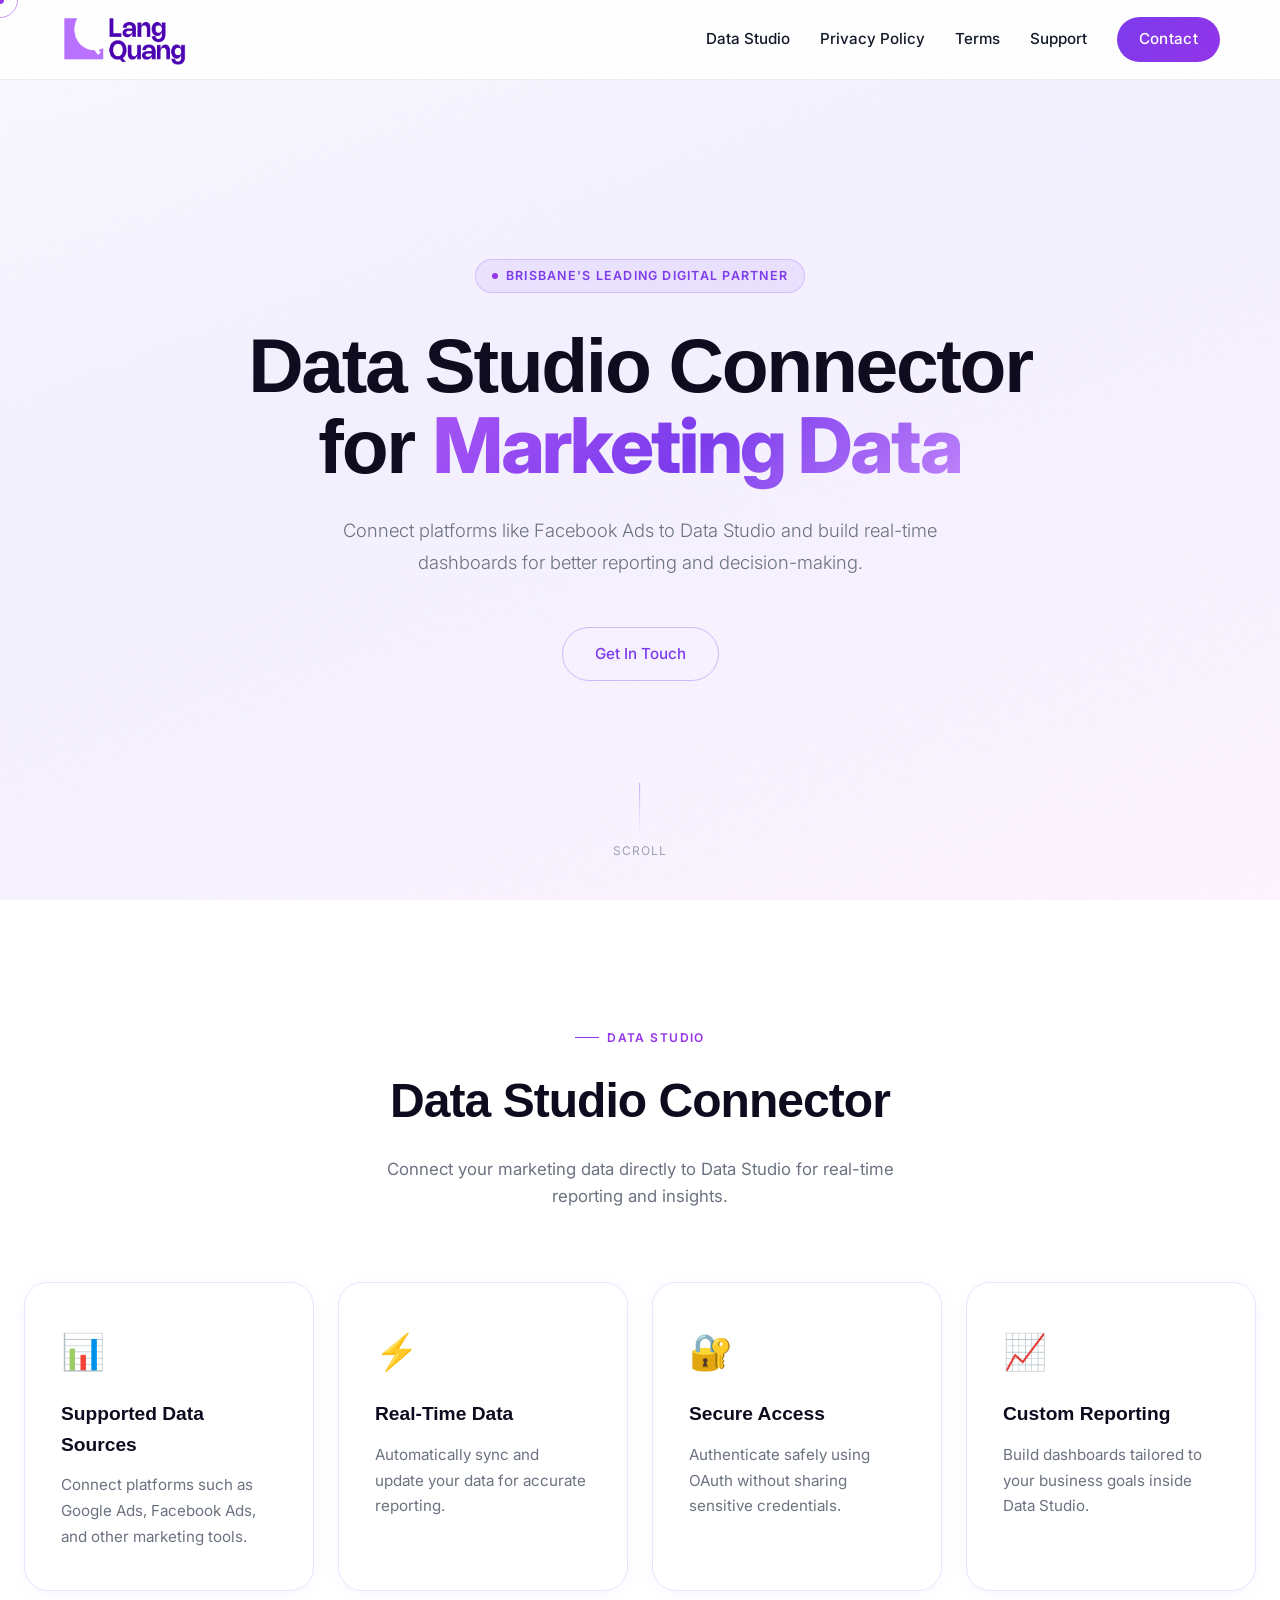
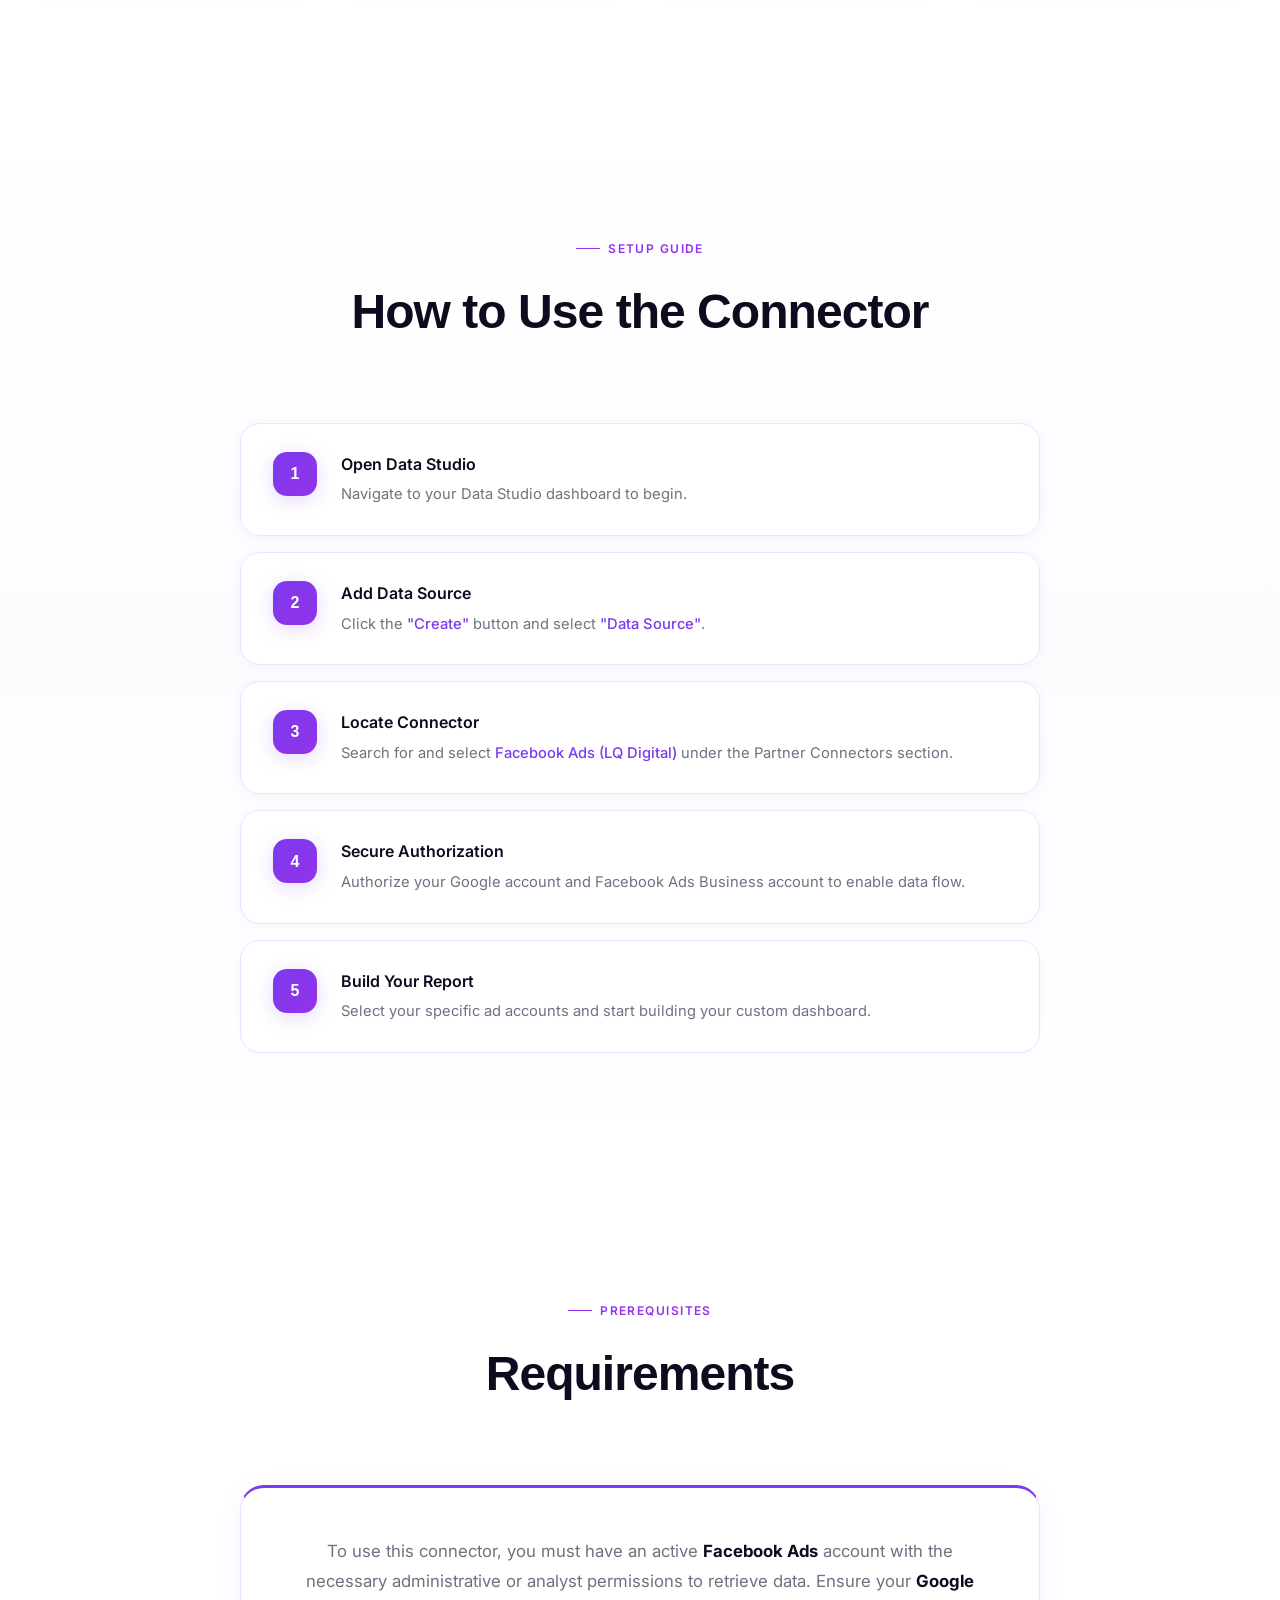
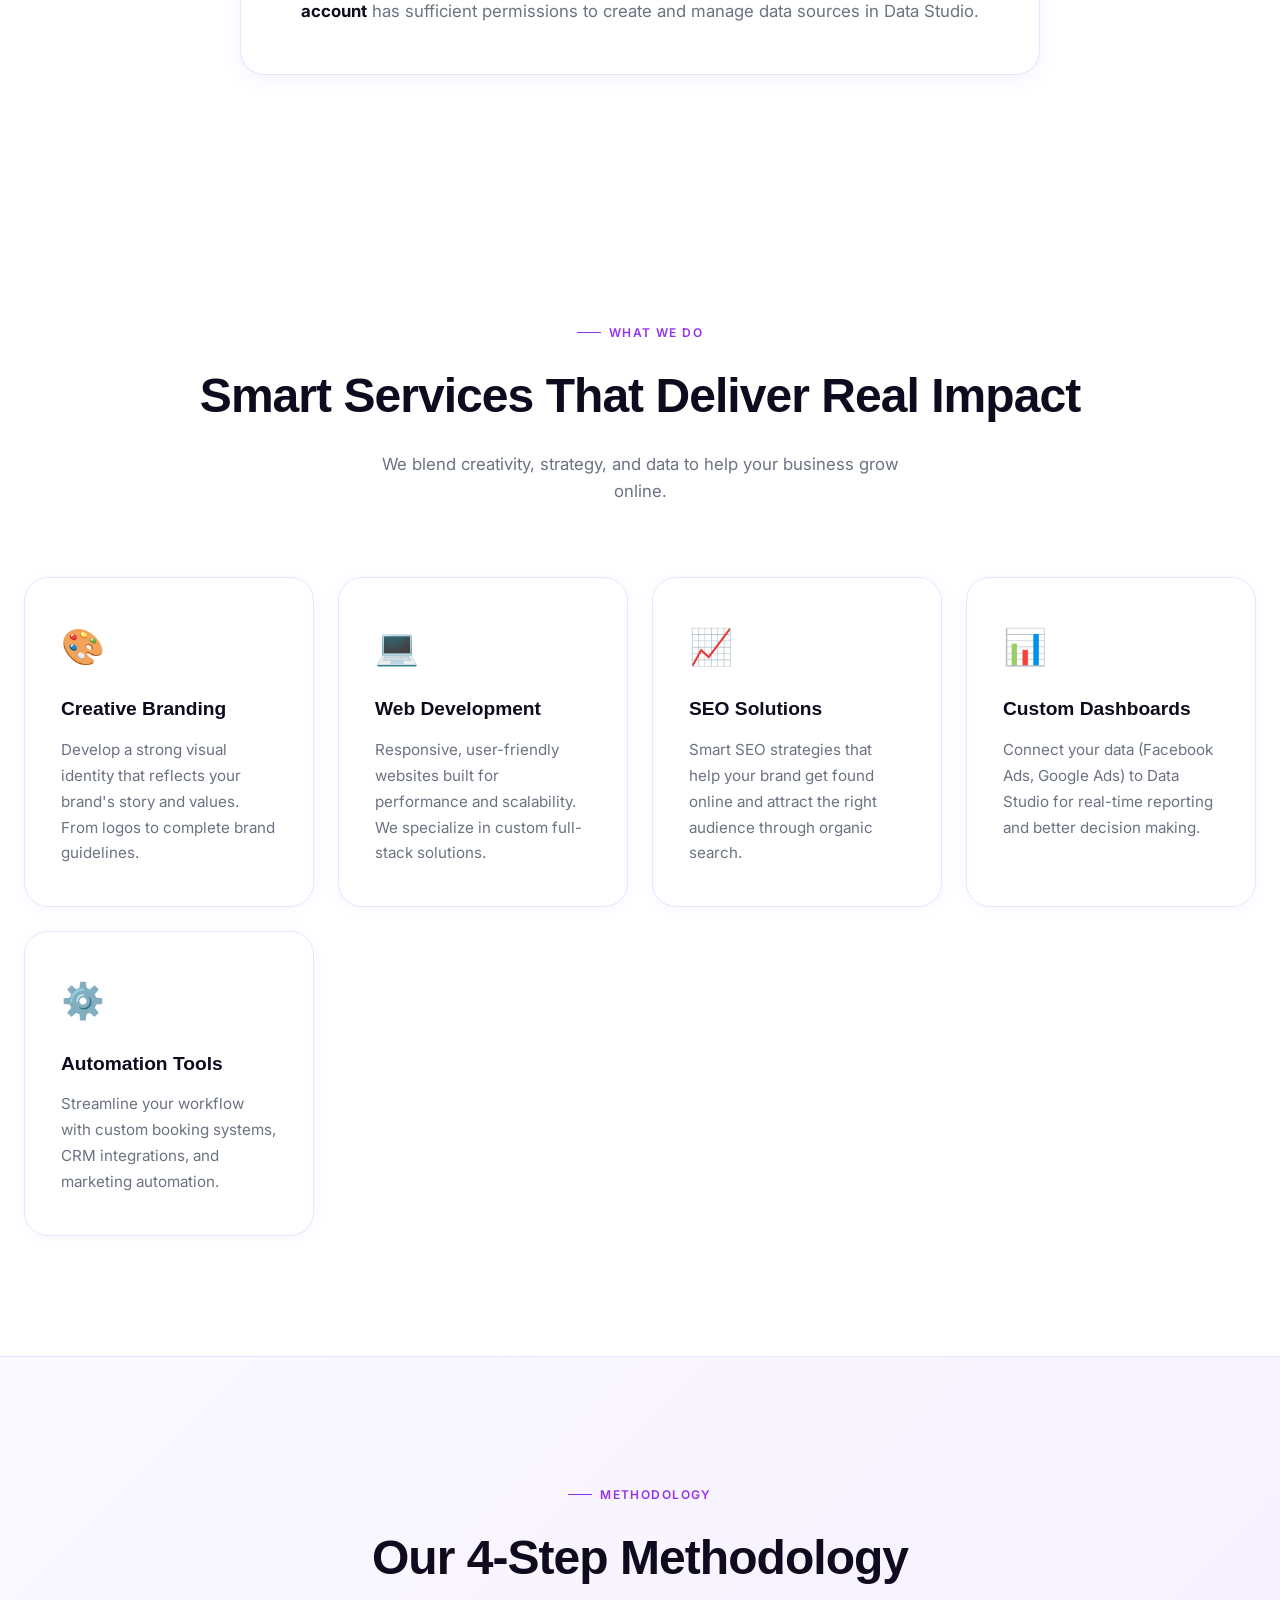
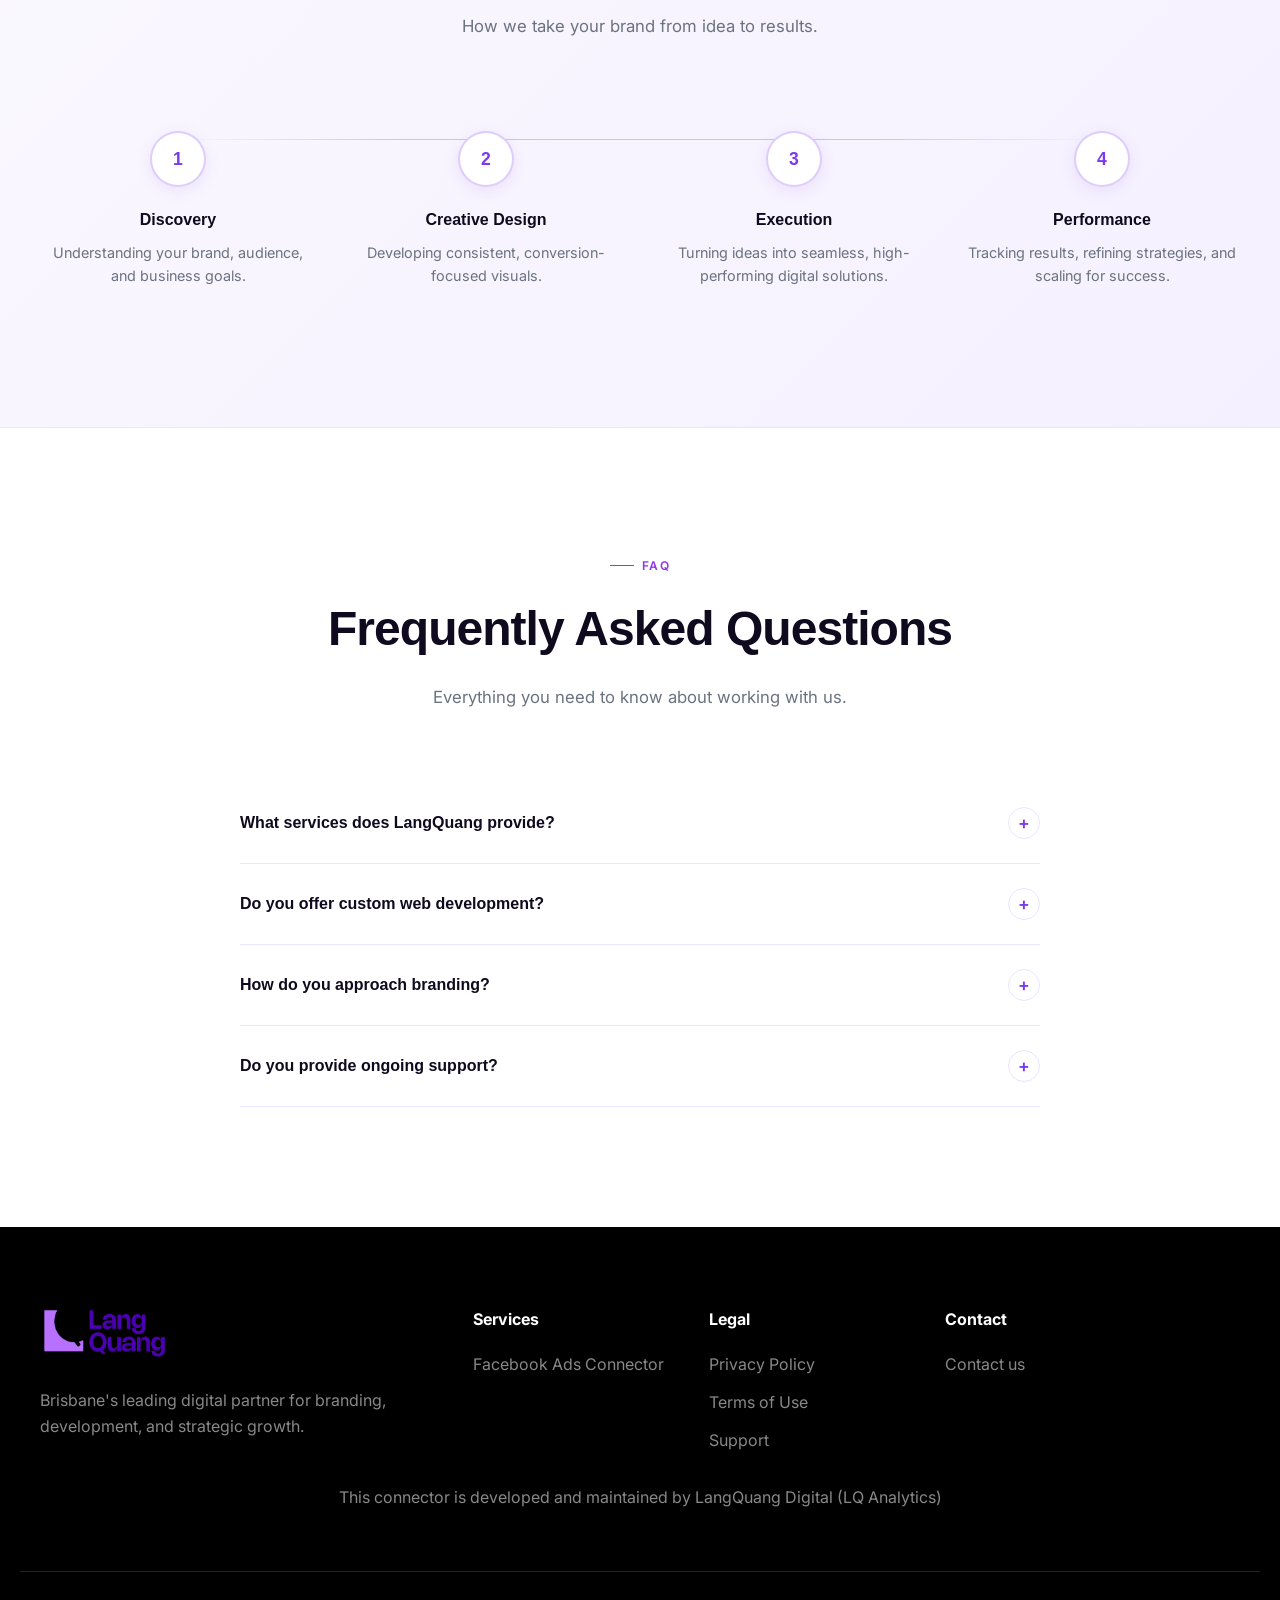
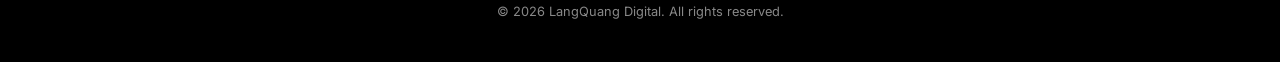
<file: index.html>
<!doctype html>
<html lang="en">
  <head>
    <!-- Google Tag Manager -->
    <script>
      (function (w, d, s, l, i) {
        w[l] = w[l] || [];
        w[l].push({ "gtm.start": new Date().getTime(), event: "gtm.js" });
        var f = d.getElementsByTagName(s)[0],
          j = d.createElement(s),
          dl = l != "dataLayer" ? "&l=" + l : "";
        j.async = true;
        j.src = "https://www.googletagmanager.com/gtm.js?id=" + i + dl;
        f.parentNode.insertBefore(j, f);
      })(window, document, "script", "dataLayer", "GTM-592TX8MD");
    </script>
    <!-- End Google Tag Manager -->

    <meta charset="UTF-8" />
    <meta name="viewport" content="width=device-width, initial-scale=1.0" />
    <title>LangQuang | Digital Marketing Agency Brisbane</title>
    <meta
      name="description"
      content="LangQuang is a digital marketing agency in Brisbane specializing in branding, web development and SEO"
    />

    <link
      href="https://fonts.googleapis.com/css2?family=Inter:wght@300;400;600;700&display=swap"
      rel="stylesheet"
    />
    <link rel="stylesheet" href="/css/styles.css" />


  </head>
  <body>
    <!-- Google Tag Manager (noscript) -->
    <noscript
      ><iframe
        src="https://www.googletagmanager.com/ns.html?id=GTM-592TX8MD"
        height="0"
        width="0"
        style="display: none; visibility: hidden"
      ></iframe
    ></noscript>
    <!-- End Google Tag Manager (noscript) -->

       <div id="cursor-dot"></div>
    <div id="cursor-ring"></div>
 
    <!-- Ambient Background -->
    <div class="ambient">
      <div class="blob blob-1"></div>
      <div class="blob blob-2"></div>
      <div class="blob blob-3"></div>
    </div>

    <nav>
      <div class="nav-container">
        <a href="/" class="logo">
          <img
            src="image/langquang.png"
            alt="LQ Analytics Logo"
            height="50px"
            width="130px"
          />
        </a>

        <div class="nav-links">
      <a href="/data-studio/">Data Studio</a>
          <a href="/privacy-policy/">Privacy Policy</a>
          <a href="/terms/">Terms</a>
          <a href="/support/">Support</a>
          <a href="/contact" class="btn-cta">Contact</a>
        </div>
      </div>
    </nav>

    <div id="main-view" class="page-view">
 <header class="hero">
        <div class="hero-eyebrow"><span></span> Brisbane's Leading Digital Partner</div>
        <h1>Data Studio Connector<br>for <span class="highlight">Marketing Data</span></h1>
        <p>Connect platforms like Facebook Ads to Data Studio and build real-time dashboards for better reporting and decision-making.</p>
        <div class="hero-ctas">
          <a href="/contact/" class="btn-ghost">Get In Touch</a>
        </div>
        <div class="scroll-hint">
          <div class="scroll-line"></div>
          Scroll
        </div>
      </header>
 <section id="connector">
        <div class="container">
          <div class="section-header">
            <div class="section-label">Data Studio</div>
            <h2>Data Studio Connector</h2>
            <p>Connect your marketing data directly to Data Studio for real-time reporting and insights.</p>
          </div>
          <div class="grid">
            <div class="card" style="transition-delay:0s">
              <span class="icon">📊</span>
              <h3>Supported Data Sources</h3>
              <p>Connect platforms such as Google Ads, Facebook Ads, and other marketing tools.</p>
            </div>
            <div class="card" style="transition-delay:0.1s">
              <span class="icon">⚡</span>
              <h3>Real-Time Data</h3>
              <p>Automatically sync and update your data for accurate reporting.</p>
            </div>
            <div class="card" style="transition-delay:0.2s">
              <span class="icon">🔐</span>
              <h3>Secure Access</h3>
              <p>Authenticate safely using OAuth without sharing sensitive credentials.</p>
            </div>
            <div class="card" style="transition-delay:0.3s">
              <span class="icon">📈</span>
              <h3>Custom Reporting</h3>
              <p>Build dashboards tailored to your business goals inside Data Studio.</p>
            </div>
          </div>
        </div>
      </section>
 
      <div class="divider"></div>
 
      <!-- HOW TO USE -->
      <section id="how-to-use">
        <div class="container">
          <div class="section-header">
            <div class="section-label">Setup Guide</div>
            <h2>How to Use the Connector</h2>
          </div>
          <div class="steps-list">
            <div class="step-item" style="transition-delay:0s">
              <div class="step-num">1</div>
              <div class="step-text">
                <strong>Open Data Studio</strong>
                <span>Navigate to your Data Studio dashboard to begin.</span>
              </div>
            </div>
            <div class="step-item" style="transition-delay:0.08s">
              <div class="step-num">2</div>
              <div class="step-text">
                <strong>Add Data Source</strong>
                <span>Click the <em>"Create"</em> button and select <em>"Data Source"</em>.</span>
              </div>
            </div>
            <div class="step-item" style="transition-delay:0.16s">
              <div class="step-num">3</div>
              <div class="step-text">
                <strong>Locate Connector</strong>
                <span>Search for and select <em>Facebook Ads (LQ Digital)</em> under the Partner Connectors section.</span>
              </div>
            </div>
            <div class="step-item" style="transition-delay:0.24s">
              <div class="step-num">4</div>
              <div class="step-text">
                <strong>Secure Authorization</strong>
                <span>Authorize your Google account and Facebook Ads Business account to enable data flow.</span>
              </div>
            </div>
            <div class="step-item" style="transition-delay:0.32s">
              <div class="step-num">5</div>
              <div class="step-text">
                <strong>Build Your Report</strong>
                <span>Select your specific ad accounts and start building your custom dashboard.</span>
              </div>
            </div>
          </div>
        </div>
      </section>
 
      <div class="divider"></div>
 
      <!-- REQUIREMENTS -->
      <section class="requirements-section">
        <div class="container">
          <div class="section-header">
            <div class="section-label">Prerequisites</div>
            <h2>Requirements</h2>
          </div>
          <div class="req-card">
            To use this connector, you must have an active <strong>Facebook Ads</strong> account with the necessary administrative or analyst permissions to retrieve data. Ensure your <strong>Google account</strong> has sufficient permissions to create and manage data sources in Data Studio.
          </div>
        </div>
      </section>
 
      <div class="divider"></div>
 
      <!-- SERVICES -->
      <section id="services">
        <div class="container">
          <div class="section-header">
            <div class="section-label">What We Do</div>
            <h2>Smart Services That Deliver Real Impact</h2>
            <p>We blend creativity, strategy, and data to help your business grow online.</p>
          </div>
          <div class="grid">
            <div class="card" style="transition-delay:0s">
              <span class="icon">🎨</span>
              <h3>Creative Branding</h3>
              <p>Develop a strong visual identity that reflects your brand's story and values. From logos to complete brand guidelines.</p>
            </div>
            <div class="card" style="transition-delay:0.1s">
              <span class="icon">💻</span>
              <h3>Web Development</h3>
              <p>Responsive, user-friendly websites built for performance and scalability. We specialize in custom full-stack solutions.</p>
            </div>
            <div class="card" style="transition-delay:0.2s">
              <span class="icon">📈</span>
              <h3>SEO Solutions</h3>
              <p>Smart SEO strategies that help your brand get found online and attract the right audience through organic search.</p>
            </div>
            <div class="card" style="transition-delay:0.3s">
              <span class="icon">📊</span>
              <h3>Custom Dashboards</h3>
              <p>Connect your data (Facebook Ads, Google Ads) to Data Studio for real-time reporting and better decision making.</p>
            </div>
            <div class="card" style="transition-delay:0.4s">
              <span class="icon">⚙️</span>
              <h3>Automation Tools</h3>
              <p>Streamline your workflow with custom booking systems, CRM integrations, and marketing automation.</p>
            </div>
          </div>
        </div>
      </section>
 
      <!-- PROCESS -->
      <section id="process" class="process-section">
        <div class="container">
          <div class="section-header">
            <div class="section-label">Methodology</div>
            <h2>Our 4-Step Methodology</h2>
            <p>How we take your brand from idea to results.</p>
          </div>
          <div class="process-steps">
            <div class="step">
              <div class="step-number">1</div>
              <h4>Discovery</h4>
              <p>Understanding your brand, audience, and business goals.</p>
            </div>
            <div class="step">
              <div class="step-number">2</div>
              <h4>Creative Design</h4>
              <p>Developing consistent, conversion-focused visuals.</p>
            </div>
            <div class="step">
              <div class="step-number">3</div>
              <h4>Execution</h4>
              <p>Turning ideas into seamless, high-performing digital solutions.</p>
            </div>
            <div class="step">
              <div class="step-number">4</div>
              <h4>Performance</h4>
              <p>Tracking results, refining strategies, and scaling for success.</p>
            </div>
          </div>
        </div>
      </section>
 
      <!-- FAQ -->
      <section id="faq">
        <div class="container">
          <div class="section-header">
            <div class="section-label">FAQ</div>
            <h2>Frequently Asked Questions</h2>
            <p>Everything you need to know about working with us.</p>
          </div>
          <div class="faq-wrap">
            <div class="faq-item">
              <div class="faq-question">What services does LangQuang provide? <span class="faq-icon">+</span></div>
              <div class="faq-answer">We are a full-service agency in Brisbane offering branding, custom web development, SEO and data reporting dashboards.</div>
            </div>
            <div class="faq-item">
              <div class="faq-question">Do you offer custom web development? <span class="faq-icon">+</span></div>
              <div class="faq-answer">Yes, we specialize in building custom, performance-driven websites from scratch, tailored to your specific business requirements.</div>
            </div>
            <div class="faq-item">
              <div class="faq-question">How do you approach branding? <span class="faq-icon">+</span></div>
              <div class="faq-answer">Our approach blends creativity with strategy. We start with discovery to understand your values, then create a visual identity that connects with your audience.</div>
            </div>
            <div class="faq-item">
              <div class="faq-question">Do you provide ongoing support? <span class="faq-icon">+</span></div>
              <div class="faq-answer">Absolutely. We provide ongoing website maintenance, SEO monitoring, and support to ensure your digital assets continue to perform at their best.</div>
            </div>
          </div>
        </div>
      </section>
    </div>

    <footer>
      <div class="footer-grid">
        <div>
          <div class="footer-logo">
            <img
              src="../image/langquang.png"
              alt="LQ Analytics Logo"
              height="50px"
              width="130px"
            />
          </div>
          <p>
            Brisbane's leading digital partner for branding, development, and
            strategic growth.
          </p>
        </div>
        <div class="footer-links">
          <h4>Services</h4>
          <ul>
            <li><a href="/facebook-ads-connector/">Facebook Ads Connector</a></li>
          </ul>
        </div>
        <div class="footer-links">
          <h4>Legal</h4>
          <ul>
            <li><a href="/privacy-policy/">Privacy Policy</a></li>
            <li><a href="/terms/">Terms of Use</a></li>
            <li><a href="/support/">Support</a></li>
          </ul>
        </div>
        <div class="footer-links">
          <h4>Contact</h4>
          <ul>
            <li><a href="/contact/">Contact us</a></li>
          </ul>
        </div>
      </div>
      <p style="text-align: center; margin-top: 20px">
        This connector is developed and maintained by LangQuang Digital (LQ
        Analytics)
      </p>
      <div
        style="
          text-align: center;
          margin-top: 60px;
          padding-top: 30px;
          border-top: 1px solid #222;
          font-size: 0.8rem;
        "
      >
        © 2026 LangQuang Digital. All rights reserved.
      </div>
    </footer>
<script>
      /* Custom Cursor */
      const dot = document.getElementById('cursor-dot');
      const ring = document.getElementById('cursor-ring');
      let mouseX=0, mouseY=0, ringX=0, ringY=0;
 
      document.addEventListener('mousemove', e => {
        mouseX = e.clientX; mouseY = e.clientY;
        dot.style.left = mouseX+'px'; dot.style.top = mouseY+'px';
      });
 
      (function animateRing() {
        ringX += (mouseX - ringX) * 0.12;
        ringY += (mouseY - ringY) * 0.12;
        ring.style.left = ringX+'px'; ring.style.top = ringY+'px';
        requestAnimationFrame(animateRing);
      })();
 
      document.querySelectorAll('a, button, .faq-question, .card').forEach(el => {
        el.addEventListener('mouseenter', () => document.body.classList.add('hovering'));
        el.addEventListener('mouseleave', () => document.body.classList.remove('hovering'));
      });
 
      /* Navbar scroll */
      const navbar = document.getElementById('navbar');
      window.addEventListener('scroll', () => {
        navbar.classList.toggle('scrolled', window.scrollY > 20);
      });
 
      /* Intersection Observer for scroll-reveal */
      const io = new IntersectionObserver((entries) => {
        entries.forEach(e => {
          if (e.isIntersecting) {
            e.target.classList.add('visible');
            io.unobserve(e.target);
          }
        });
      }, { threshold: 0.12, rootMargin: '0px 0px -40px 0px' });
 
      document.querySelectorAll('.card, .step-item, .step').forEach(el => io.observe(el));
 
      /* Card stagger */
      document.querySelectorAll('.card').forEach((card, i) => {
        card.style.transitionDelay = (i * 0.08) + 's';
        card.style.transition = `opacity 0.6s cubic-bezier(0.16,1,0.3,1) ${i*0.08}s, transform 0.6s cubic-bezier(0.16,1,0.3,1) ${i*0.08}s, border-color 0.35s, box-shadow 0.35s`;
      });
 
      /* Step stagger */
      document.querySelectorAll('.step-item').forEach((el, i) => {
        el.style.transitionDelay = (i * 0.08) + 's';
        el.style.transition = `opacity 0.6s cubic-bezier(0.16,1,0.3,1) ${i*0.08}s, transform 0.6s cubic-bezier(0.16,1,0.3,1) ${i*0.08}s, border-color 0.3s, box-shadow 0.3s`;
      });
 
      document.querySelectorAll('.step').forEach((el, i) => {
        el.style.transitionDelay = (i * 0.1) + 's';
      });
 
      /* FAQ accordion */
      document.querySelectorAll('.faq-question').forEach(btn => {
        btn.addEventListener('click', () => {
          const item = btn.parentElement;
          const isOpen = item.classList.contains('open');
          document.querySelectorAll('.faq-item').forEach(i => i.classList.remove('open'));
          if (!isOpen) item.classList.add('open');
        });
      });
 
      /* Scroll navigation helper */
      function scrollToSection(id) {
        const el = document.getElementById(id);
        if (!el) return;
        const y = el.getBoundingClientRect().top + window.pageYOffset - 80;
        window.scrollTo({ top: y, behavior: 'smooth' });
      }
    </script>
  </body>
</html>
</file>
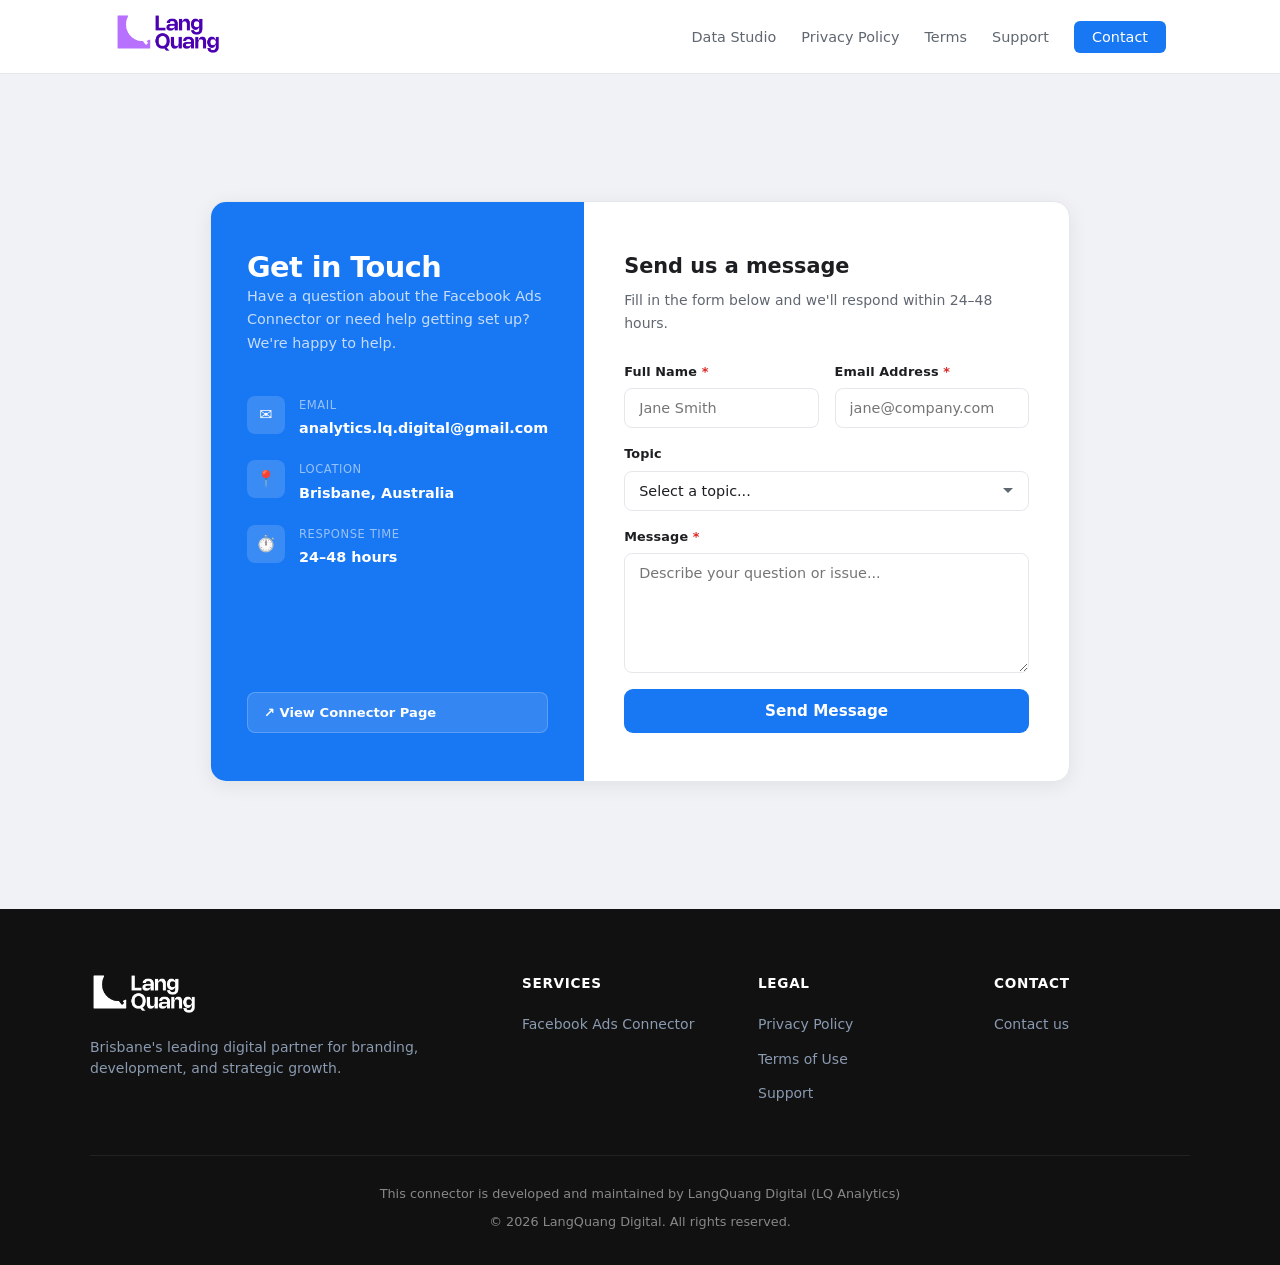
<file: contact/index.html>
<!DOCTYPE html>
<html lang="en">
<head>
  <meta charset="UTF-8" />
  <meta name="viewport" content="width=device-width, initial-scale=1.0" />
  <title>Contact Us | LQ Analytics</title>
  <style>
    :root {
      --primary: #1877F2;
      --primary-dark: #0d5ec9;
      --primary-soft: #e7f3ff;
      --text-dark: #1c1e21;
      --text-muted: #606770;
      --bg-light: #f0f2f5;
      --border: #e5e7eb;
      --white: #ffffff;
      --shadow: 0 4px 20px rgba(0,0,0,0.07);
      --radius: 12px;
    }

    * { box-sizing: border-box; margin: 0; padding: 0; }

    body {
      font-family: 'Inter', system-ui, -apple-system, sans-serif;
      line-height: 1.6;
      color: var(--text-dark);
      background: var(--bg-light);
    }

    /* NAV */
    nav {
      background: var(--white);
      border-bottom: 1px solid var(--border);
      padding: 0.8rem 0;
      position: sticky;
      top: 0;
      z-index: 1000;
    }
    .nav-container {
      max-width: 1100px;
      margin: 0 auto;
      display: flex;
      justify-content: space-between;
      align-items: center;
      padding: 0 24px;
    }
    .nav-links a {
      text-decoration: none;
      color: var(--text-muted);
      margin-left: 20px;
      font-size: 0.9rem;
      font-weight: 500;
      transition: color 0.2s;
    }
    .nav-links a:hover { color: var(--primary); }
    .btn-cta {
      background: var(--primary);
      color: white !important;
      padding: 8px 18px;
      border-radius: 6px;
    }

    /* PAGE LAYOUT */
    .page-wrapper {
      min-height: calc(100vh - 65px);
      display: flex;
      align-items: center;
      justify-content: center;
      padding: 60px 24px;
    }

    .contact-wrap {
      display: grid;
      grid-template-columns: 1fr 1.6fr;
      max-width: 860px;
      width: 100%;
      background: var(--white);
      border-radius: 16px;
      overflow: hidden;
      box-shadow: var(--shadow);
      border: 1px solid var(--border);
    }

    /* LEFT PANEL */
    .contact-info {
      background: var(--primary);
      padding: 48px 36px;
      color: white;
      display: flex;
      flex-direction: column;
      gap: 32px;
    }
    .contact-info h1 {
      font-size: 1.8rem;
      font-weight: 800;
      line-height: 1.2;
      letter-spacing: -0.02em;
    }
    .contact-info p {
      font-size: 0.9rem;
      color: rgba(255,255,255,0.75);
      line-height: 1.65;
    }
    .info-items { display: flex; flex-direction: column; gap: 20px; margin-top: 8px; }
    .info-item { display: flex; align-items: flex-start; gap: 14px; }
    .info-icon {
      width: 38px; height: 38px; min-width: 38px;
      background: rgba(255,255,255,0.15);
      border-radius: 8px;
      display: flex; align-items: center; justify-content: center;
      font-size: 1rem;
    }
    .info-label { font-size: 0.72rem; color: rgba(255,255,255,0.55); text-transform: uppercase; letter-spacing: 0.05em; margin-bottom: 3px; }
    .info-value { font-size: 0.9rem; font-weight: 600; color: white; }
    .info-value a { color: white; text-decoration: none; }
    .info-value a:hover { text-decoration: underline; }

    .contact-connector-link {
      display: inline-flex; align-items: center; gap: 7px;
      background: rgba(255,255,255,0.12);
      border: 1px solid rgba(255,255,255,0.2);
      color: white; text-decoration: none;
      padding: 9px 16px; border-radius: 8px;
      font-size: 0.82rem; font-weight: 600;
      transition: background 0.15s;
      margin-top: auto;
    }
    .contact-connector-link:hover { background: rgba(255,255,255,0.22); }

    /* RIGHT PANEL — FORM */
    .contact-form-panel { padding: 48px 40px; }
    .contact-form-panel h2 {
      font-size: 1.3rem; font-weight: 700;
      margin-bottom: 6px; color: var(--text-dark);
    }
    .contact-form-panel .subtitle {
      font-size: 0.875rem; color: var(--text-muted);
      margin-bottom: 28px;
    }

    .form-row { display: grid; grid-template-columns: 1fr 1fr; gap: 16px; }
    .form-group { display: flex; flex-direction: column; gap: 6px; margin-bottom: 16px; }
    .form-group label {
      font-size: 0.8rem; font-weight: 600;
      color: var(--text-dark); letter-spacing: 0.01em;
    }
    .form-group input,
    .form-group select,
    .form-group textarea {
      padding: 11px 14px;
      border: 1.5px solid var(--border);
      border-radius: 8px;
      font-size: 0.9rem;
      font-family: inherit;
      color: var(--text-dark);
      background: var(--white);
      transition: border-color 0.15s, box-shadow 0.15s;
      outline: none;
      width: 100%;
    }
    .form-group input:focus,
    .form-group select:focus,
    .form-group textarea:focus {
      border-color: var(--primary);
      box-shadow: 0 0 0 3px rgba(24,119,242,0.1);
    }
    .form-group textarea { resize: vertical; min-height: 120px; }
    .form-group select { appearance: none; background-image: url("data:image/svg+xml,%3Csvg xmlns='http://www.w3.org/2000/svg' width='12' height='12' viewBox='0 0 12 12'%3E%3Cpath fill='%23606770' d='M6 8L1 3h10z'/%3E%3C/svg%3E"); background-repeat: no-repeat; background-position: right 14px center; padding-right: 36px; }

    /* Field error */
    .field-error {
      font-size: 0.78rem; color: #dc2626;
      margin-top: 3px; display: none;
    }
    .field-error.visible { display: block; }

    /* Submit button */
    .btn-submit {
      width: 100%;
      background: var(--primary);
      color: white;
      border: none;
      padding: 13px 24px;
      border-radius: 9px;
      font-size: 0.95rem;
      font-weight: 600;
      font-family: inherit;
      cursor: pointer;
      transition: background 0.15s, transform 0.1s;
      margin-top: 6px;
      display: flex; align-items: center; justify-content: center; gap: 8px;
    }
    .btn-submit:hover:not(:disabled) { background: var(--primary-dark); transform: translateY(-1px); }
    .btn-submit:disabled { background: #93b8f7; cursor: not-allowed; transform: none; }

    /* Spinner */
    .spinner {
      width: 16px; height: 16px;
      border: 2px solid rgba(255,255,255,0.4);
      border-top-color: white;
      border-radius: 50%;
      animation: spin 0.7s linear infinite;
      display: none;
    }
    .btn-submit.loading .spinner { display: block; }
    .btn-submit.loading .btn-text { display: none; }
    @keyframes spin { to { transform: rotate(360deg); } }

    /* Form-level error */
    .form-error-msg {
      background: #fef2f2;
      border: 1px solid #fecaca;
      color: #dc2626;
      padding: 12px 16px;
      border-radius: 8px;
      font-size: 0.875rem;
      margin-bottom: 16px;
      display: none;
    }
    .form-error-msg.visible { display: block; }

    /* SUCCESS STATE */
    .success-state {
      display: none;
      flex-direction: column;
      align-items: center;
      justify-content: center;
      text-align: center;
      padding: 40px 20px;
      height: 100%;
    }
    .success-state.visible { display: flex; }
    .success-icon {
      width: 64px; height: 64px;
      background: #d1fae5;
      border-radius: 50%;
      display: flex; align-items: center; justify-content: center;
      font-size: 1.8rem;
      margin-bottom: 20px;
    }
    .success-state h3 { font-size: 1.3rem; font-weight: 700; margin-bottom: 8px; }
    .success-state p { font-size: 0.9rem; color: var(--text-muted); max-width: 280px; }

    /* FOOTER */
    footer { background: #111; color: #ccc; padding: 64px 24px 32px; }
    .footer-grid { max-width: 1100px; margin: 0 auto; display: grid; grid-template-columns: 2fr 1fr 1fr 1fr; gap: 40px; padding-bottom: 40px; border-bottom: 1px solid rgba(255,255,255,0.07); }
    .footer-logo img { filter: brightness(0) invert(1); margin-bottom: 16px; }
    .footer-links h4 { color: white; margin-bottom: 16px; font-size: 0.85rem; text-transform: uppercase; letter-spacing: 0.05em; }
    .footer-links ul { list-style: none; }
    .footer-links li { margin-bottom: 9px; }
    .footer-links a { color: #8a9ab0; text-decoration: none; font-size: 0.875rem; transition: color 0.15s; }
    .footer-links a:hover { color: white; }
    .footer-bottom { text-align: center; padding-top: 28px; font-size: 0.8rem; color: #888; }

    @media (max-width: 768px) {
      .contact-wrap { grid-template-columns: 1fr; }
      .contact-info { padding: 36px 28px; }
      .contact-form-panel { padding: 36px 28px; }
      .form-row { grid-template-columns: 1fr; }
      .footer-grid { grid-template-columns: 1fr 1fr; }
      .nav-links a:not(.btn-cta) { display: none; }
      .contact-connector-link { display: none; }
    }
  </style>
</head>
<body>

<nav>
  <div class="nav-container">
    <a href="/" class="logo">
      <img src="../image/langquang.png" alt="LQ Analytics Logo" height="40" width="auto" />
    </a>
    <div class="nav-links">
      <a href="/data-studio/">Data Studio</a>
      <a href="/privacy-policy/">Privacy Policy</a>
      <a href="/terms/">Terms</a>
      <a href="/support/">Support</a>
      <a href="/contact/" class="btn-cta">Contact</a>
    </div>
  </div>
</nav>

<div class="page-wrapper">
  <div class="contact-wrap">

    <!-- LEFT: Info panel -->
    <div class="contact-info">
      <div>
        <h1>Get in Touch</h1>
        <p>Have a question about the Facebook Ads Connector or need help getting set up? We're happy to help.</p>
      </div>
      <div class="info-items">
        <div class="info-item">
          <div class="info-icon">✉️</div>
          <div>
            <div class="info-label">Email</div>
            <div class="info-value"><a href="mailto:analytics.lq.digital@gmail.com">analytics.lq.digital@gmail.com</a></div>
          </div>
        </div>
        <div class="info-item">
          <div class="info-icon">📍</div>
          <div>
            <div class="info-label">Location</div>
            <div class="info-value">Brisbane, Australia</div>
          </div>
        </div>
        <div class="info-item">
          <div class="info-icon">⏱️</div>
          <div>
            <div class="info-label">Response Time</div>
            <div class="info-value">24–48 hours</div>
          </div>
        </div>
      </div>
      <a href="/facebook-ads-connector/" class="contact-connector-link">
        ↗ View Connector Page
      </a>
    </div>

    <!-- RIGHT: Form panel -->
    <div class="contact-form-panel">
      <!-- Success state (shown after submission) -->
      <div class="success-state" id="success-state">
        <div class="success-icon">✓</div>
        <h3>Message Sent!</h3>
        <p>Thanks for reaching out. We'll get back to you within 24–48 hours.</p>
      </div>

      <!-- Form (hidden after submission) -->
      <div id="form-container">
        <h2>Send us a message</h2>
        <p class="subtitle">Fill in the form below and we'll respond within 24–48 hours.</p>

        <div class="form-error-msg" id="form-error">
          Something went wrong. Please try again or email us directly at analytics.lq.digital@gmail.com
        </div>

        <form id="contact-form" novalidate>
          <!-- Hidden field: Formspree endpoint -->
          <input type="hidden" name="_subject" value="New Contact Form Submission – LQ Analytics" />

          <div class="form-row">
            <div class="form-group">
              <label for="name">Full Name <span style="color:#dc2626">*</span></label>
              <input type="text" id="name" name="name" placeholder="Jane Smith" required />
              <span class="field-error" id="name-error">Please enter your name.</span>
            </div>
            <div class="form-group">
              <label for="email">Email Address <span style="color:#dc2626">*</span></label>
              <input type="email" id="email" name="email" placeholder="jane@company.com" required />
              <span class="field-error" id="email-error">Please enter a valid email address.</span>
            </div>
          </div>

          <div class="form-group">
            <label for="topic">Topic</label>
            <select id="topic" name="topic">
              <option value="">Select a topic...</option>
              <option value="Connector Setup Help">Connector Setup Help</option>
              <option value="Authentication Issue">Authentication Issue</option>
              <option value="Data Not Loading">Data Not Loading</option>
              <option value="Feature Request">Feature Request</option>
              <option value="General Enquiry">General Enquiry</option>
            </select>
          </div>

          <div class="form-group">
            <label for="message">Message <span style="color:#dc2626">*</span></label>
            <textarea id="message" name="message" placeholder="Describe your question or issue..." required></textarea>
            <span class="field-error" id="message-error">Please enter a message.</span>
          </div>

          <!-- Honeypot spam field -->
          <input type="text" name="_gotcha" style="display:none" />

          <button type="submit" class="btn-submit" id="submit-btn">
            <div class="spinner"></div>
            <span class="btn-text">Send Message</span>
          </button>
        </form>
      </div>
    </div>

  </div>
</div>

<footer>
  <div class="footer-grid">
    <div>
      <div class="footer-logo">
        <img src="../image/langquang.png" alt="LQ Analytics Logo" height="40" width="auto" />
      </div>
      <p style="font-size:0.875rem;line-height:1.5;color:#8a9ab0;">Brisbane's leading digital partner for branding, development, and strategic growth.</p>
    </div>
    <div class="footer-links">
      <h4>Services</h4>
      <ul><li><a href="/facebook-ads-connector/">Facebook Ads Connector</a></li></ul>
    </div>
    <div class="footer-links">
      <h4>Legal</h4>
      <ul>
        <li><a href="/privacy-policy/">Privacy Policy</a></li>
        <li><a href="/terms/">Terms of Use</a></li>
        <li><a href="/support/">Support</a></li>
      </ul>
    </div>
    <div class="footer-links">
      <h4>Contact</h4>
      <ul><li><a href="/contact/">Contact us</a></li></ul>
    </div>
  </div>
  <div class="footer-bottom">
    <p style="margin-bottom:8px;">This connector is developed and maintained by LangQuang Digital (LQ Analytics)</p>
    © 2026 LangQuang Digital. All rights reserved.
  </div>
</footer>

<script>
  const form = document.getElementById('contact-form');
  const submitBtn = document.getElementById('submit-btn');
  const formError = document.getElementById('form-error');
  const successState = document.getElementById('success-state');
  const formContainer = document.getElementById('form-container');

  function showFieldError(id, show) {
    const el = document.getElementById(id);
    if (el) el.classList.toggle('visible', show);
  }

  function validateForm() {
    let valid = true;

    const name = document.getElementById('name').value.trim();
    showFieldError('name-error', !name);
    if (!name) valid = false;

    const email = document.getElementById('email').value.trim();
    const emailOk = /^[^\s@]+@[^\s@]+\.[^\s@]+$/.test(email);
    showFieldError('email-error', !emailOk);
    if (!emailOk) valid = false;

    const message = document.getElementById('message').value.trim();
    showFieldError('message-error', !message);
    if (!message) valid = false;

    return valid;
  }

  form.addEventListener('submit', async function (e) {
    e.preventDefault();
    formError.classList.remove('visible');

    if (!validateForm()) return;

    // Loading state
    submitBtn.disabled = true;
    submitBtn.classList.add('loading');

    const data = new FormData(form);

    try {
      const response = await fetch('https://formspree.io/f/mdajgqpa', {
        method: 'POST',
        body: data,
        headers: { 'Accept': 'application/json' }
      });

      if (response.ok) {
        // Show success
        formContainer.style.display = 'none';
        successState.classList.add('visible');
      } else {
        const json = await response.json();
        formError.classList.add('visible');
        submitBtn.disabled = false;
        submitBtn.classList.remove('loading');
      }
    } catch (err) {
      formError.classList.add('visible');
      submitBtn.disabled = false;
      submitBtn.classList.remove('loading');
    }
  });

  // Clear field errors on input
  ['name', 'email', 'message'].forEach(id => {
    document.getElementById(id).addEventListener('input', () => {
      showFieldError(id + '-error', false);
    });
  });
</script>

</body>
</html>
</file>
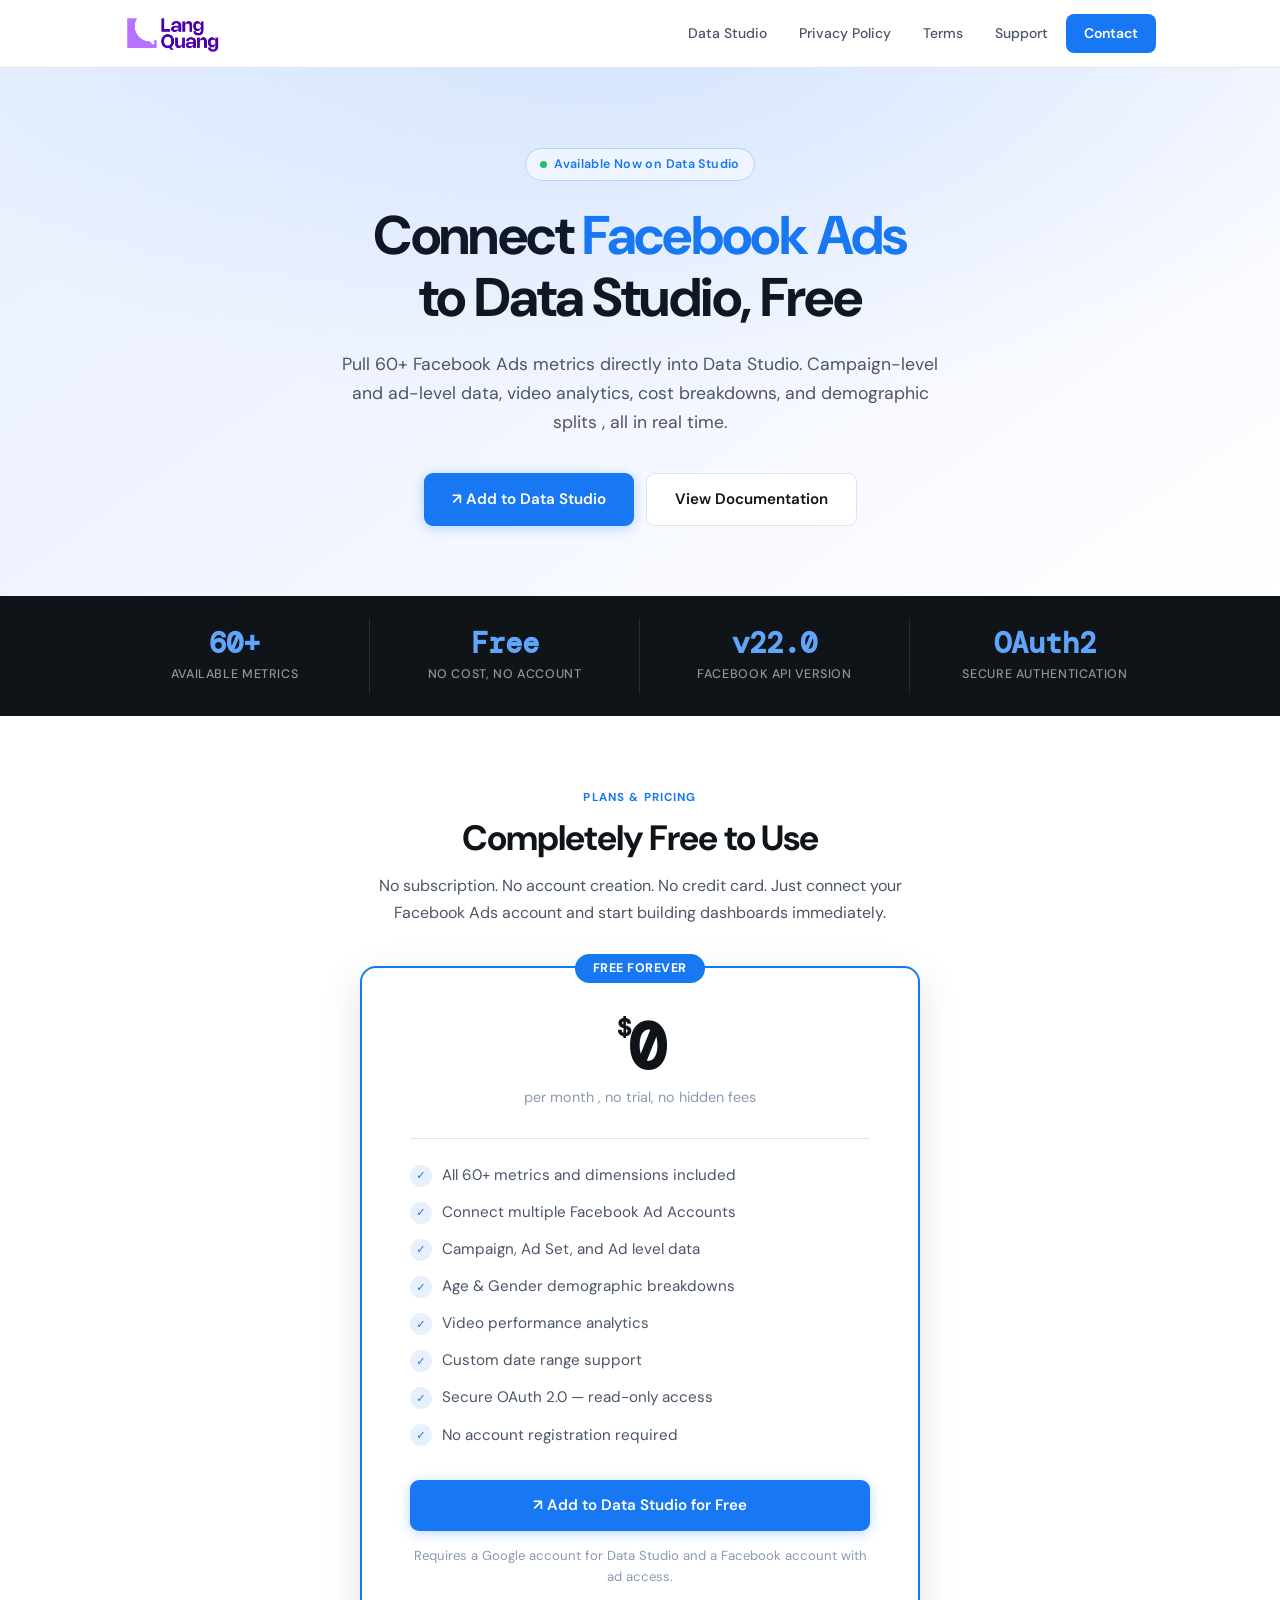
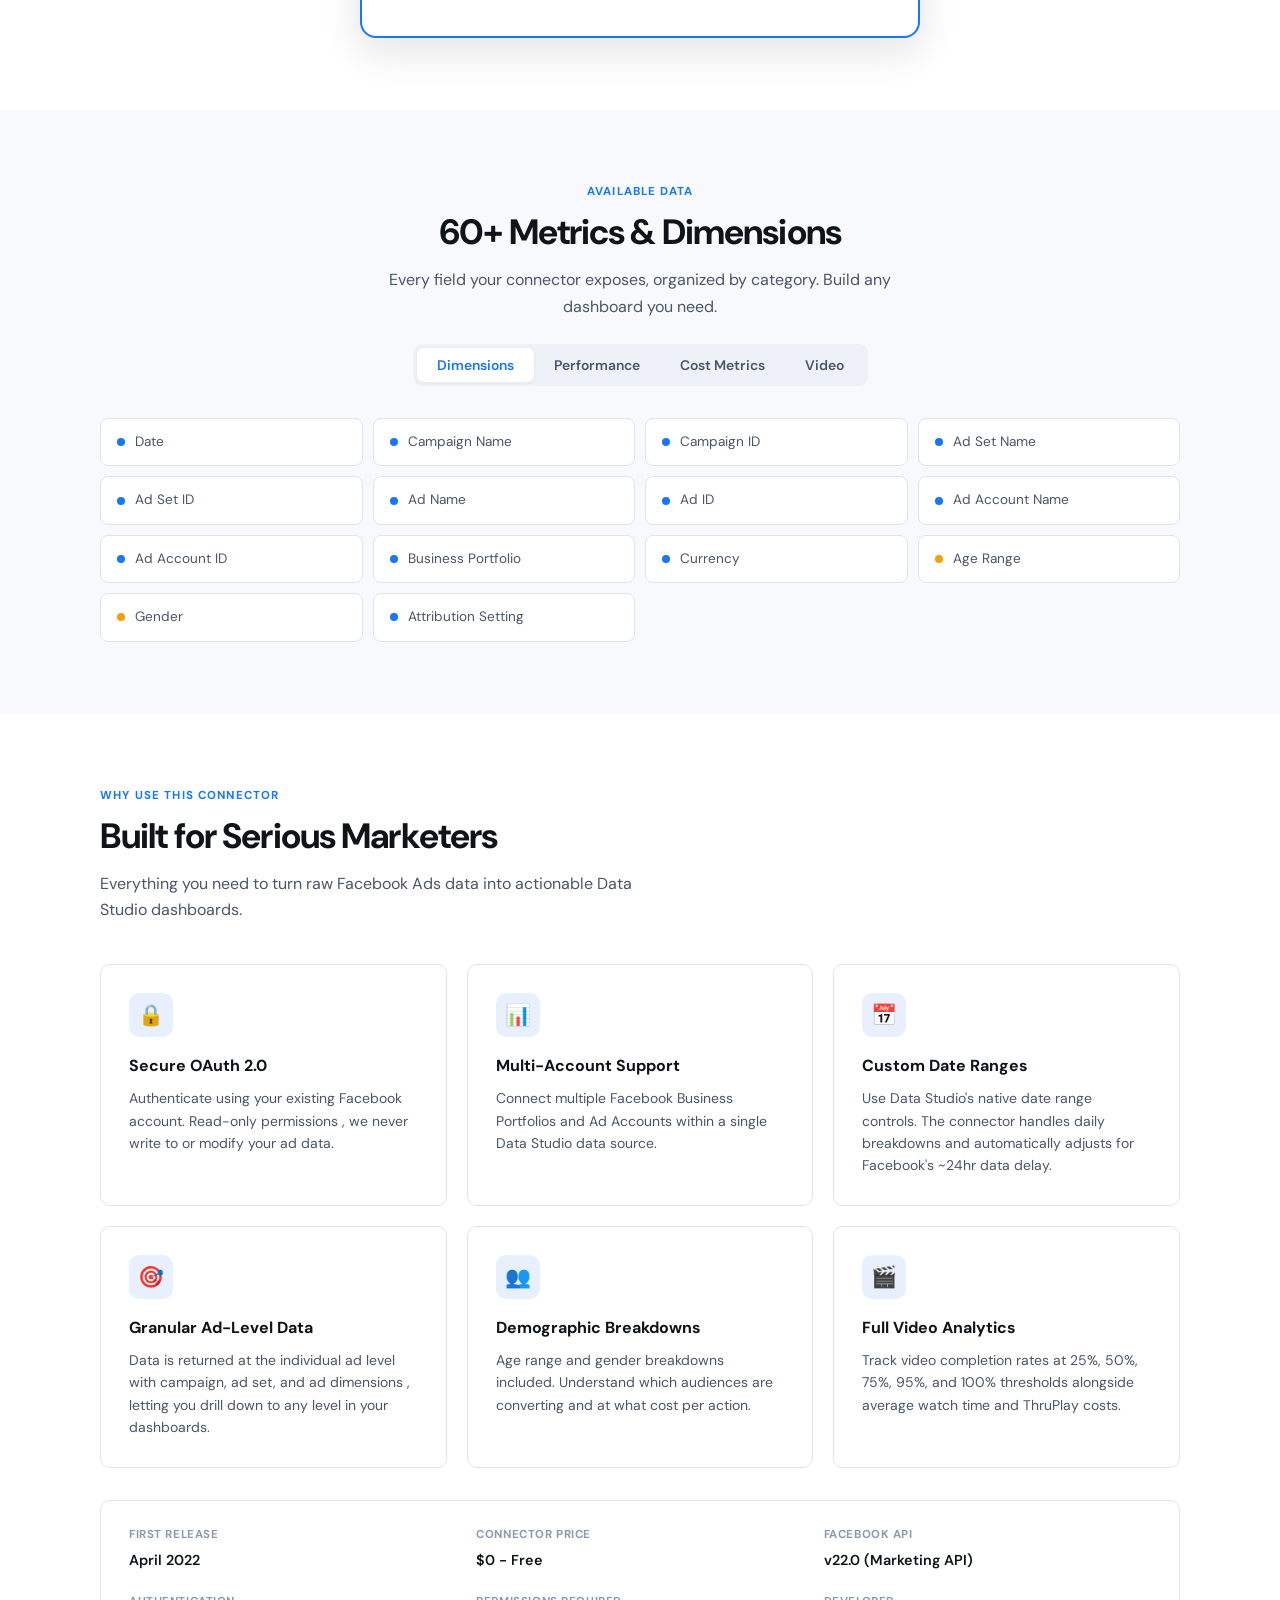
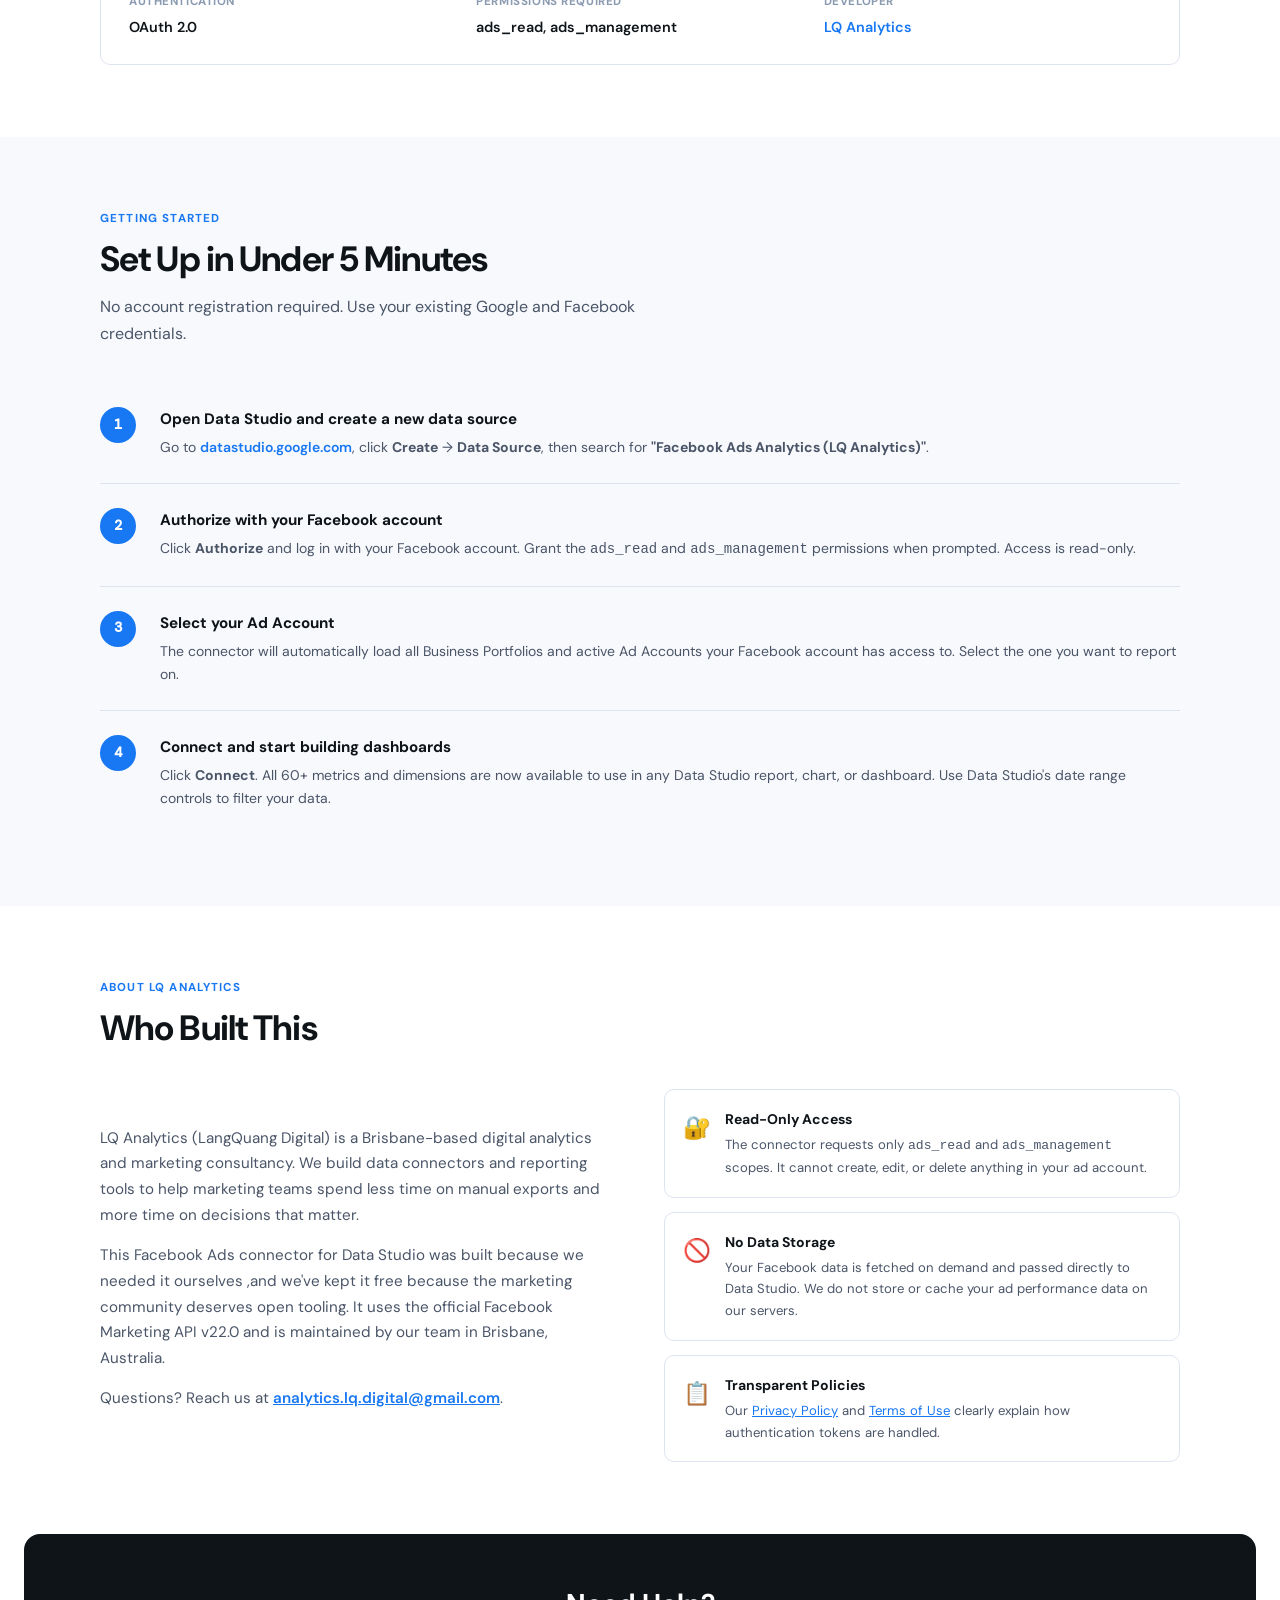
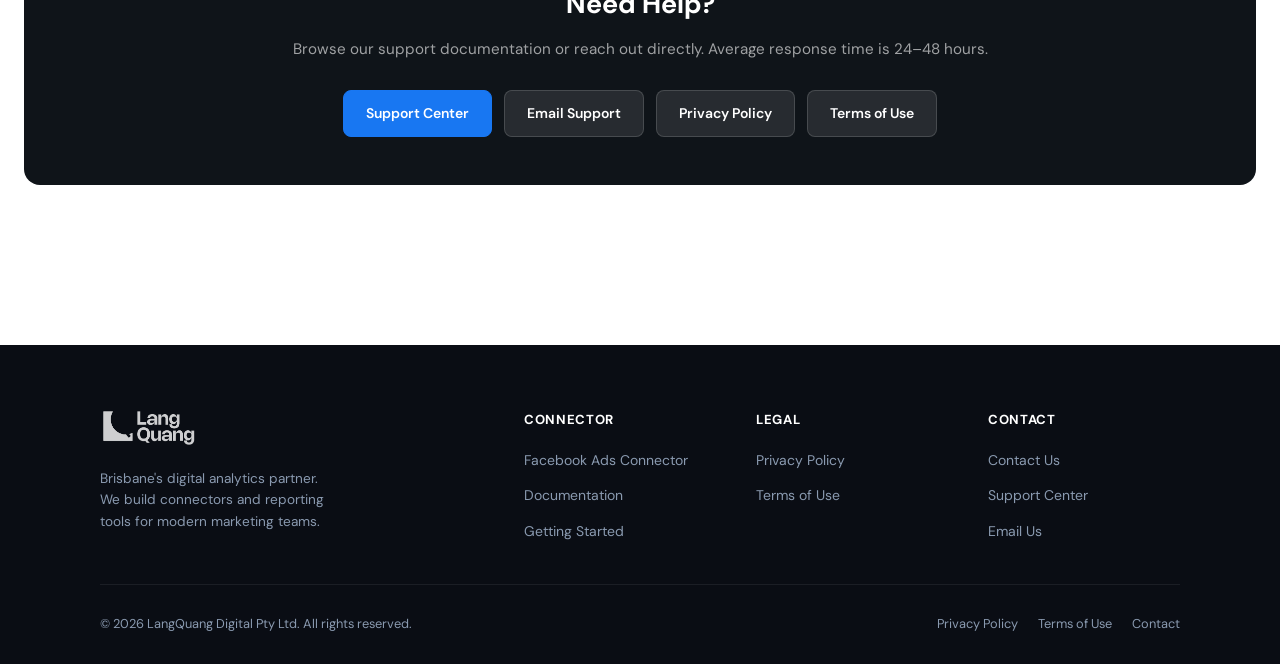
<file: data-studio/index.html>
<!DOCTYPE html>
<html lang="en">
<head>
  <meta charset="UTF-8" />
  <meta name="viewport" content="width=device-width, initial-scale=1.0" />
  <title>Facebook Ads Connector for Data Studio – LQ Analytics</title>
  <meta name="description" content="Connect Facebook Ads to Data Studio in minutes. Access 60+ metrics including impressions, spend, ROAS, video completions, and cost-per-action breakdowns. Free connector by LQ Analytics." />
  <link href="https://fonts.googleapis.com/css2?family=DM+Sans:wght@300;400;500;600;700&family=DM+Mono:wght@400;500&display=swap" rel="stylesheet" />
  <style>
    :root {
      --blue: #1877F2;
      --blue-dark: #0d5ec9;
      --blue-soft: #e8f0fe;
      --blue-mid: #c2d9ff;
      --text: #0f1419;
      --text-2: #4a5568;
      --text-3: #8a9ab0;
      --bg: #ffffff;
      --bg-2: #f7f9fc;
      --bg-3: #eef2f8;
      --border: #dde4ef;
      --radius: 10px;
      --shadow-sm: 0 1px 4px rgba(15,20,40,0.06);
      --shadow: 0 4px 20px rgba(15,20,40,0.08);
      --shadow-lg: 0 12px 40px rgba(15,20,40,0.12);
    }

    *, *::before, *::after { box-sizing: border-box; margin: 0; padding: 0; }

    body {
      font-family: 'DM Sans', system-ui, sans-serif;
      color: var(--text);
      background: var(--bg);
      line-height: 1.65;
      -webkit-font-smoothing: antialiased;
    }

    /* NAV */
    nav {
      position: sticky; top: 0; z-index: 100;
      background: rgba(255,255,255,0.92);
      backdrop-filter: blur(12px);
      border-bottom: 1px solid var(--border);
      padding: 0;
    }
    .nav-inner {
      max-width: 1080px; margin: 0 auto;
      display: flex; align-items: center; justify-content: space-between;
      padding: 14px 24px;
    }
    .nav-logo { display: flex; align-items: center; gap: 10px; text-decoration: none; }
    .nav-logo img { height: 36px; width: auto; }
    .nav-links { display: flex; align-items: center; gap: 4px; }
    .nav-links a {
      text-decoration: none; color: var(--text-2);
      padding: 7px 14px; border-radius: 7px;
      font-size: 0.875rem; font-weight: 500;
      transition: background 0.15s, color 0.15s;
    }
    .nav-links a:hover { background: var(--bg-2); color: var(--text); }
    .nav-links .nav-cta {
      background: var(--blue); color: white;
      padding: 8px 18px; border-radius: 8px;
      font-weight: 600;
    }
    .nav-links .nav-cta:hover { background: var(--blue-dark); }

    /* HERO */
    .hero {
      background: linear-gradient(145deg, #e8f0fe 0%, #f0f4ff 40%, #ffffff 100%);
      padding: 80px 24px 70px;
      text-align: center;
      position: relative;
      overflow: hidden;
    }
    .hero::before {
      content: '';
      position: absolute; inset: 0;
      background: radial-gradient(ellipse 800px 400px at 50% -50px, rgba(24,119,242,0.12), transparent);
      pointer-events: none;
    }
    .hero-badge {
      display: inline-flex; align-items: center; gap: 7px;
      background: white; border: 1px solid var(--blue-mid);
      color: var(--blue); padding: 5px 14px; border-radius: 20px;
      font-size: 0.78rem; font-weight: 600; letter-spacing: 0.03em;
      margin-bottom: 24px;
    }
    .hero-badge span { width: 7px; height: 7px; background: #22c55e; border-radius: 50%; display: inline-block; }
    .hero h1 {
      font-size: clamp(2rem, 5vw, 3.4rem);
      font-weight: 700; line-height: 1.15;
      letter-spacing: -0.03em;
      max-width: 740px; margin: 0 auto 20px;
      color: var(--text);
    }
    .hero h1 em { font-style: normal; color: var(--blue); }
    .hero-sub {
      font-size: 1.1rem; color: var(--text-2);
      max-width: 600px; margin: 0 auto 36px;
      font-weight: 400;
    }
    .hero-actions { display: flex; gap: 12px; justify-content: center; flex-wrap: wrap; }
    .btn-primary {
      display: inline-flex; align-items: center; gap: 8px;
      background: var(--blue); color: white;
      padding: 13px 28px; border-radius: 9px;
      font-size: 0.95rem; font-weight: 600;
      text-decoration: none;
      transition: background 0.15s, transform 0.1s, box-shadow 0.15s;
      box-shadow: 0 2px 12px rgba(24,119,242,0.3);
    }
    .btn-primary:hover { background: var(--blue-dark); transform: translateY(-1px); box-shadow: 0 4px 18px rgba(24,119,242,0.4); }
    .btn-secondary {
      display: inline-flex; align-items: center; gap: 8px;
      background: white; color: var(--text);
      padding: 13px 28px; border-radius: 9px;
      font-size: 0.95rem; font-weight: 600;
      text-decoration: none; border: 1.5px solid var(--border);
      transition: border-color 0.15s, background 0.15s;
    }
    .btn-secondary:hover { border-color: var(--blue); background: var(--blue-soft); color: var(--blue); }

    /* STATS BAR */
    .stats-bar {
      background: var(--text); color: white;
      padding: 22px 24px;
    }
    .stats-inner {
      max-width: 1080px; margin: 0 auto;
      display: grid; grid-template-columns: repeat(4, 1fr);
      gap: 0; text-align: center;
    }
    .stat-item {
      padding: 10px 20px;
      border-right: 1px solid rgba(255,255,255,0.1);
    }
    .stat-item:last-child { border-right: none; }
    .stat-num {
      font-size: 1.8rem; font-weight: 700; color: white;
      font-family: 'DM Mono', monospace;
      line-height: 1.1; margin-bottom: 4px;
    }
    .stat-num em { color: #60a5fa; font-style: normal; }
    .stat-label { font-size: 0.78rem; color: rgba(255,255,255,0.55); font-weight: 500; text-transform: uppercase; letter-spacing: 0.05em; }

    /* SECTION LAYOUT */
    .section { padding: 72px 24px; }
    .section-inner { max-width: 1080px; margin: 0 auto; }
    .section-alt { background: var(--bg-2); }

    .section-label {
      font-size: 0.72rem; font-weight: 700; letter-spacing: 0.1em;
      text-transform: uppercase; color: var(--blue);
      margin-bottom: 10px;
    }
    .section-heading {
      font-size: clamp(1.6rem, 3vw, 2.2rem);
      font-weight: 700; letter-spacing: -0.025em;
      line-height: 1.2; color: var(--text);
      margin-bottom: 14px;
    }
    .section-sub {
      font-size: 1rem; color: var(--text-2);
      max-width: 560px; line-height: 1.65;
    }

    /* PRICING */
    .pricing-card {
      background: white;
      border: 2px solid var(--blue);
      border-radius: 16px;
      padding: 48px;
      max-width: 560px;
      margin: 40px auto 0;
      position: relative;
      box-shadow: var(--shadow-lg);
    }
    .pricing-badge {
      position: absolute; top: -14px; left: 50%; transform: translateX(-50%);
      background: var(--blue); color: white;
      padding: 4px 18px; border-radius: 20px;
      font-size: 0.78rem; font-weight: 700; letter-spacing: 0.04em;
      white-space: nowrap;
    }
    .pricing-price {
      font-size: 4rem; font-weight: 800; color: var(--text);
      font-family: 'DM Mono', monospace; letter-spacing: -0.04em;
      line-height: 1; margin-bottom: 6px;
    }
    .pricing-price sup { font-size: 1.5rem; vertical-align: top; margin-top: 10px; }
    .pricing-period { color: var(--text-3); font-size: 0.9rem; margin-bottom: 28px; }
    .pricing-divider { height: 1px; background: var(--border); margin: 24px 0; }
    .pricing-features { list-style: none; display: flex; flex-direction: column; gap: 12px; margin-bottom: 32px; }
    .pricing-features li {
      display: flex; align-items: center; gap: 10px;
      font-size: 0.95rem; color: var(--text-2);
    }
    .pricing-features li::before {
      content: '✓';
      width: 22px; height: 22px;
      background: var(--blue-soft);
      color: var(--blue);
      border-radius: 50%;
      display: flex; align-items: center; justify-content: center;
      font-size: 0.7rem; font-weight: 800;
      flex-shrink: 0;
    }
    .pricing-note { font-size: 0.82rem; color: var(--text-3); text-align: center; margin-top: 14px; }

    /* METRICS TABLE */
    .metrics-section { text-align: center; }
    .metrics-tabs {
      display: inline-flex; gap: 0;
      background: var(--bg-3); border-radius: 9px; padding: 4px;
      margin: 24px 0 32px;
    }
    .tab-btn {
      padding: 8px 20px; border-radius: 7px;
      border: none; cursor: pointer; background: transparent;
      font-family: 'DM Sans', sans-serif; font-size: 0.87rem; font-weight: 600;
      color: var(--text-2); transition: all 0.15s;
    }
    .tab-btn.active { background: white; color: var(--blue); box-shadow: var(--shadow-sm); }

    .metrics-grid {
      display: grid; grid-template-columns: repeat(auto-fill, minmax(220px, 1fr));
      gap: 10px; text-align: left;
    }
    .metric-pill {
      background: white; border: 1px solid var(--border);
      border-radius: 8px; padding: 12px 16px;
      display: flex; align-items: center; gap: 10px;
      font-size: 0.85rem; color: var(--text-2);
      transition: border-color 0.15s, box-shadow 0.15s;
    }
    .metric-pill:hover { border-color: var(--blue-mid); box-shadow: var(--shadow-sm); }
    .metric-pill-dot {
      width: 8px; height: 8px; border-radius: 50%;
      flex-shrink: 0; background: var(--blue);
    }
    .metric-pill-dot.green { background: #22c55e; }
    .metric-pill-dot.orange { background: #f59e0b; }
    .metric-pill-dot.purple { background: #8b5cf6; }

    /* FEATURES */
    .features-grid {
      display: grid; grid-template-columns: repeat(3, 1fr);
      gap: 20px; margin-top: 40px;
    }
    .feature-card {
      background: white; border: 1px solid var(--border);
      border-radius: var(--radius); padding: 28px;
      transition: transform 0.2s, box-shadow 0.2s, border-color 0.2s;
    }
    .feature-card:hover { transform: translateY(-3px); box-shadow: var(--shadow); border-color: var(--blue-mid); }
    .feature-icon {
      width: 44px; height: 44px; border-radius: 10px;
      background: var(--blue-soft);
      display: flex; align-items: center; justify-content: center;
      font-size: 1.3rem; margin-bottom: 16px;
    }
    .feature-card h3 { font-size: 1rem; font-weight: 700; margin-bottom: 8px; }
    .feature-card p { font-size: 0.875rem; color: var(--text-2); line-height: 1.6; }

    /* SETUP STEPS */
    .steps-list { display: flex; flex-direction: column; gap: 0; margin-top: 36px; }
    .step {
      display: flex; gap: 24px; align-items: flex-start;
      padding: 24px 0;
      border-bottom: 1px solid var(--border);
    }
    .step:last-child { border-bottom: none; }
    .step-num {
      width: 36px; height: 36px; min-width: 36px;
      background: var(--blue); color: white;
      border-radius: 50%;
      display: flex; align-items: center; justify-content: center;
      font-size: 0.85rem; font-weight: 700; font-family: 'DM Mono', monospace;
    }
    .step-content h4 { font-size: 0.95rem; font-weight: 700; margin-bottom: 4px; }
    .step-content p { font-size: 0.875rem; color: var(--text-2); }
    .step-content a { color: var(--blue); text-decoration: none; font-weight: 600; }
    .step-content a:hover { text-decoration: underline; }

    /* APP DETAILS BOX */
    .app-details {
      background: white; border: 1px solid var(--border);
      border-radius: var(--radius); padding: 24px 28px;
      margin-top: 32px;
    }
    .app-details-grid {
      display: grid; grid-template-columns: repeat(3, 1fr);
      gap: 20px;
    }
    .app-detail-item { }
    .app-detail-label { font-size: 0.72rem; font-weight: 700; color: var(--text-3); text-transform: uppercase; letter-spacing: 0.05em; margin-bottom: 5px; }
    .app-detail-value { font-size: 0.9rem; font-weight: 600; color: var(--text); }
    .app-detail-value a { color: var(--blue); text-decoration: none; }
    .app-detail-value a:hover { text-decoration: underline; }

    /* ABOUT */
    .about-grid {
      display: grid; grid-template-columns: 1fr 1fr;
      gap: 48px; align-items: center; margin-top: 40px;
    }
    .about-text p { font-size: 0.95rem; color: var(--text-2); margin-bottom: 14px; line-height: 1.7; }
    .about-trust { display: flex; flex-direction: column; gap: 14px; }
    .trust-item {
      display: flex; align-items: flex-start; gap: 14px;
      background: white; border: 1px solid var(--border);
      border-radius: var(--radius); padding: 18px;
    }
    .trust-icon { font-size: 1.4rem; flex-shrink: 0; margin-top: 2px; }
    .trust-title { font-size: 0.875rem; font-weight: 700; margin-bottom: 3px; }
    .trust-desc { font-size: 0.82rem; color: var(--text-2); }

    /* SUPPORT BANNER */
    .support-banner {
      background: var(--text); color: white;
      border-radius: 16px; padding: 48px;
      text-align: center; margin: 0 24px;
    }
    .support-banner h2 { font-size: 1.7rem; font-weight: 700; margin-bottom: 10px; }
    .support-banner p { color: rgba(255,255,255,0.6); margin-bottom: 28px; font-size: 0.95rem; }
    .support-links { display: flex; gap: 12px; justify-content: center; flex-wrap: wrap; }
    .support-link-btn {
      display: inline-flex; align-items: center; gap: 7px;
      background: rgba(255,255,255,0.1); color: white;
      border: 1px solid rgba(255,255,255,0.15);
      padding: 11px 22px; border-radius: 8px;
      font-size: 0.875rem; font-weight: 600;
      text-decoration: none;
      transition: background 0.15s;
    }
    .support-link-btn:hover { background: rgba(255,255,255,0.2); }
    .support-link-btn.primary-btn {
      background: var(--blue); border-color: var(--blue);
    }
    .support-link-btn.primary-btn:hover { background: var(--blue-dark); }

    /* FOOTER */
    footer {
      background: #0a0d14; color: #8a9ab0;
      padding: 64px 24px 32px; margin-top: 80px;
    }
    .footer-inner { max-width: 1080px; margin: 0 auto; }
    .footer-top {
      display: grid; grid-template-columns: 2fr 1fr 1fr 1fr;
      gap: 40px; padding-bottom: 40px;
      border-bottom: 1px solid rgba(255,255,255,0.07);
    }
    .footer-brand p { font-size: 0.85rem; line-height: 1.6; margin-top: 14px; max-width: 240px; }
    .footer-brand img { filter: brightness(0) invert(1); opacity: 0.8; }
    .footer-col h5 { color: white; font-size: 0.82rem; font-weight: 700; text-transform: uppercase; letter-spacing: 0.05em; margin-bottom: 16px; }
    .footer-col ul { list-style: none; display: flex; flex-direction: column; gap: 9px; }
    .footer-col a { color: #8a9ab0; text-decoration: none; font-size: 0.875rem; transition: color 0.15s; }
    .footer-col a:hover { color: white; }
    .footer-bottom {
      display: flex; align-items: center; justify-content: space-between;
      padding-top: 28px; font-size: 0.8rem;
    }
    .footer-legal-links { display: flex; gap: 20px; }
    .footer-legal-links a { color: #8a9ab0; text-decoration: none; font-size: 0.8rem; }
    .footer-legal-links a:hover { color: white; }

    /* RESPONSIVE */
    @media (max-width: 768px) {
      .stats-inner { grid-template-columns: repeat(2, 1fr); }
      .stat-item:nth-child(2) { border-right: none; }
      .features-grid { grid-template-columns: 1fr; }
      .about-grid { grid-template-columns: 1fr; }
      .footer-top { grid-template-columns: 1fr 1fr; }
      .app-details-grid { grid-template-columns: 1fr 1fr; }
      nav .nav-links a:not(.nav-cta) { display: none; }
      .pricing-card { padding: 36px 24px; }
      .support-banner { margin: 0; padding: 36px 24px; }
      .footer-bottom { flex-direction: column; gap: 14px; text-align: center; }
    }

    /* HIDDEN TAB PANELS */
    .tab-panel { display: none; }
    .tab-panel.active { display: grid; }
  </style>
</head>
<body>

<nav>
  <div class="nav-inner">
    <a href="/" class="nav-logo">
      <img src="/image/langquang.png" alt="LQ Analytics" height="36" />
    </a>
    <div class="nav-links">
      <a href="/data-studio/">Data Studio</a>
      <a href="/privacy-policy/">Privacy Policy</a>
      <a href="/terms/">Terms</a>
      <a href="/support/">Support</a>
      <a href="/contact/" class="nav-cta">Contact</a>
    </div>
  </div>
</nav>

<!-- HERO -->
<header class="hero">
  <div class="hero-badge">
    <span></span> Available Now on Data Studio
  </div>
  <h1>Connect <em>Facebook Ads</em><br/>to Data Studio, Free</h1>
  <p class="hero-sub">Pull 60+ Facebook Ads metrics directly into Data Studio. Campaign-level and ad-level data, video analytics, cost breakdowns, and demographic splits , all in real time.</p>
  <div class="hero-actions">
    <a href="https://datastudio.google.com/datasources/create?connectorId=AKfycbwiyh8LyfZyQ8aG5Fp39pCsIEccpSsK-w3j8y6N-ZB3-rZJX9-aUP9C0e1F5PivZ_Uv" class="btn-primary" target="_blank" rel="noopener">
      ↗ Add to Data Studio
    </a>
    <a href="/support/" class="btn-secondary">View Documentation</a>
  </div>
</header>

<!-- STATS BAR -->
<div class="stats-bar">
  <div class="stats-inner">
    <div class="stat-item">
      <div class="stat-num"><em>60+</em></div>
      <div class="stat-label">Available Metrics</div>
    </div>
    <div class="stat-item">
      <div class="stat-num"><em>Free</em></div>
      <div class="stat-label">No Cost, No Account</div>
    </div>
    <div class="stat-item">
      <div class="stat-num"><em>v22.0</em></div>
      <div class="stat-label">Facebook API Version</div>
    </div>
    <div class="stat-item">
      <div class="stat-num"><em>OAuth2</em></div>
      <div class="stat-label">Secure Authentication</div>
    </div>
  </div>
</div>

<!-- PRICING -->
<section class="section" style="text-align:center;">
  <div class="section-inner">
    <div class="section-label">Plans & Pricing</div>
    <h2 class="section-heading">Completely Free to Use</h2>
    <p class="section-sub" style="margin: 0 auto;">No subscription. No account creation. No credit card. Just connect your Facebook Ads account and start building dashboards immediately.</p>

    <div class="pricing-card">
      <div class="pricing-badge">FREE FOREVER</div>
      <div class="pricing-price"><sup>$</sup>0</div>
      <div class="pricing-period">per month , no trial, no hidden fees</div>
      <div class="pricing-divider"></div>
      <ul class="pricing-features">
        <li>All 60+ metrics and dimensions included</li>
        <li>Connect multiple Facebook Ad Accounts</li>
        <li>Campaign, Ad Set, and Ad level data</li>
        <li>Age & Gender demographic breakdowns</li>
        <li>Video performance analytics</li>
        <li>Custom date range support</li>
        <li>Secure OAuth 2.0 — read-only access</li>
        <li>No account registration required</li>
      </ul>
      <a href="https://datastudio.google.com/datasources/create?connectorId=AKfycbwiyh8LyfZyQ8aG5Fp39pCsIEccpSsK-w3j8y6N-ZB3-rZJX9-aUP9C0e1F5PivZ_Uv" class="btn-primary" style="width:100%;justify-content:center;" target="_blank" rel="noopener">
        ↗ Add to Data Studio for Free
      </a>
      <p class="pricing-note">Requires a Google account for Data Studio and a Facebook account with ad access.</p>
    </div>
  </div>
</section>

<!-- METRICS -->
<section class="section section-alt metrics-section">
  <div class="section-inner">
    <div class="section-label">Available Data</div>
    <h2 class="section-heading">60+ Metrics &amp; Dimensions</h2>
    <p class="section-sub" style="margin: 0 auto 0;">Every field your connector exposes, organized by category. Build any dashboard you need.</p>

    <div class="metrics-tabs">
      <button class="tab-btn active" onclick="showTab('dims')">Dimensions</button>
      <button class="tab-btn" onclick="showTab('perf')">Performance</button>
      <button class="tab-btn" onclick="showTab('cost')">Cost Metrics</button>
      <button class="tab-btn" onclick="showTab('video')">Video</button>
    </div>

    <!-- Dimensions -->
    <div class="tab-panel metrics-grid active" id="tab-dims">
      <div class="metric-pill"><div class="metric-pill-dot"></div>Date</div>
      <div class="metric-pill"><div class="metric-pill-dot"></div>Campaign Name</div>
      <div class="metric-pill"><div class="metric-pill-dot"></div>Campaign ID</div>
      <div class="metric-pill"><div class="metric-pill-dot"></div>Ad Set Name</div>
      <div class="metric-pill"><div class="metric-pill-dot"></div>Ad Set ID</div>
      <div class="metric-pill"><div class="metric-pill-dot"></div>Ad Name</div>
      <div class="metric-pill"><div class="metric-pill-dot"></div>Ad ID</div>
      <div class="metric-pill"><div class="metric-pill-dot"></div>Ad Account Name</div>
      <div class="metric-pill"><div class="metric-pill-dot"></div>Ad Account ID</div>
      <div class="metric-pill"><div class="metric-pill-dot"></div>Business Portfolio</div>
      <div class="metric-pill"><div class="metric-pill-dot"></div>Currency</div>
      <div class="metric-pill"><div class="metric-pill-dot orange"></div>Age Range</div>
      <div class="metric-pill"><div class="metric-pill-dot orange"></div>Gender</div>
      <div class="metric-pill"><div class="metric-pill-dot"></div>Attribution Setting</div>
    </div>

    <!-- Performance -->
    <div class="tab-panel metrics-grid" id="tab-perf">
      <div class="metric-pill"><div class="metric-pill-dot green"></div>Impressions</div>
      <div class="metric-pill"><div class="metric-pill-dot green"></div>Clicks</div>
      <div class="metric-pill"><div class="metric-pill-dot green"></div>Reach</div>
      <div class="metric-pill"><div class="metric-pill-dot green"></div>Frequency</div>
      <div class="metric-pill"><div class="metric-pill-dot green"></div>CTR (%)</div>
      <div class="metric-pill"><div class="metric-pill-dot green"></div>Amount Spent</div>
      <div class="metric-pill"><div class="metric-pill-dot green"></div>CPC</div>
      <div class="metric-pill"><div class="metric-pill-dot green"></div>CPM</div>
      <div class="metric-pill"><div class="metric-pill-dot green"></div>Results</div>
      <div class="metric-pill"><div class="metric-pill-dot green"></div>Link Clicks</div>
      <div class="metric-pill"><div class="metric-pill-dot green"></div>Post Engagements</div>
      <div class="metric-pill"><div class="metric-pill-dot green"></div>Conversions</div>
      <div class="metric-pill"><div class="metric-pill-dot green"></div>Outbound Clicks</div>
      <div class="metric-pill"><div class="metric-pill-dot green"></div>Outbound CTR</div>
      <div class="metric-pill"><div class="metric-pill-dot green"></div>Inline Link Clicks</div>
      <div class="metric-pill"><div class="metric-pill-dot green"></div>Inline Link CTR</div>
      <div class="metric-pill"><div class="metric-pill-dot green"></div>Inline Post Engagement</div>
      <div class="metric-pill"><div class="metric-pill-dot green"></div>Website CTR</div>
      <div class="metric-pill"><div class="metric-pill-dot green"></div>Canvas Avg View %</div>
      <div class="metric-pill"><div class="metric-pill-dot green"></div>Canvas Avg View Time</div>
    </div>

    <!-- Cost Metrics -->
    <div class="tab-panel metrics-grid" id="tab-cost">
      <div class="metric-pill"><div class="metric-pill-dot purple"></div>Cost Per Result</div>
      <div class="metric-pill"><div class="metric-pill-dot purple"></div>Cost Per Conversion</div>
      <div class="metric-pill"><div class="metric-pill-dot purple"></div>Cost Per Unique Conversion</div>
      <div class="metric-pill"><div class="metric-pill-dot purple"></div>Cost Per Objective Result</div>
      <div class="metric-pill"><div class="metric-pill-dot purple"></div>Cost Per Outbound Click</div>
      <div class="metric-pill"><div class="metric-pill-dot purple"></div>Cost Per Unique Outbound Click</div>
      <div class="metric-pill"><div class="metric-pill-dot purple"></div>Cost Per Inline Link Click</div>
      <div class="metric-pill"><div class="metric-pill-dot purple"></div>Cost Per Unique Inline Link Click</div>
      <div class="metric-pill"><div class="metric-pill-dot purple"></div>Cost Per Unique Click</div>
      <div class="metric-pill"><div class="metric-pill-dot purple"></div>Cost Per Ad Click</div>
      <div class="metric-pill"><div class="metric-pill-dot purple"></div>Cost Per Action</div>
      <div class="metric-pill"><div class="metric-pill-dot purple"></div>Cost Per Unique Action</div>
      <div class="metric-pill"><div class="metric-pill-dot purple"></div>Cost Per 1000 Impressions</div>
      <div class="metric-pill"><div class="metric-pill-dot purple"></div>Cost Per Inline Post Engagement</div>
      <div class="metric-pill"><div class="metric-pill-dot purple"></div>Cost Per ThruPlay</div>
      <div class="metric-pill"><div class="metric-pill-dot purple"></div>Cost Per 2-Sec Video View</div>
      <div class="metric-pill"><div class="metric-pill-dot purple"></div>Cost Per 15-Sec Video View</div>
    </div>

    <!-- Video -->
    <div class="tab-panel metrics-grid" id="tab-video">
      <div class="metric-pill"><div class="metric-pill-dot orange"></div>Video Plays</div>
      <div class="metric-pill"><div class="metric-pill-dot orange"></div>Video Avg Time Watched (sec)</div>
      <div class="metric-pill"><div class="metric-pill-dot orange"></div>Total Video Time Watched (sec)</div>
      <div class="metric-pill"><div class="metric-pill-dot orange"></div>Video Watched 2+ Seconds</div>
      <div class="metric-pill"><div class="metric-pill-dot orange"></div>Video Watched 25%</div>
      <div class="metric-pill"><div class="metric-pill-dot orange"></div>Video Watched 50%</div>
      <div class="metric-pill"><div class="metric-pill-dot orange"></div>Video Watched 75%</div>
      <div class="metric-pill"><div class="metric-pill-dot orange"></div>Video Watched 95%</div>
      <div class="metric-pill"><div class="metric-pill-dot orange"></div>Video Watched 100%</div>
    </div>
  </div>
</section>

<!-- FEATURES -->
<section class="section">
  <div class="section-inner">
    <div class="section-label">Why Use This Connector</div>
    <h2 class="section-heading">Built for Serious Marketers</h2>
    <p class="section-sub">Everything you need to turn raw Facebook Ads data into actionable Data Studio dashboards.</p>

    <div class="features-grid">
      <div class="feature-card">
        <div class="feature-icon">🔒</div>
        <h3>Secure OAuth 2.0</h3>
        <p>Authenticate using your existing Facebook account. Read-only permissions , we never write to or modify your ad data.</p>
      </div>
      <div class="feature-card">
        <div class="feature-icon">📊</div>
        <h3>Multi-Account Support</h3>
        <p>Connect multiple Facebook Business Portfolios and Ad Accounts within a single Data Studio data source.</p>
      </div>
      <div class="feature-card">
        <div class="feature-icon">📅</div>
        <h3>Custom Date Ranges</h3>
        <p>Use Data Studio's native date range controls. The connector handles daily breakdowns and automatically adjusts for Facebook's ~24hr data delay.</p>
      </div>
      <div class="feature-card">
        <div class="feature-icon">🎯</div>
        <h3>Granular Ad-Level Data</h3>
        <p>Data is returned at the individual ad level with campaign, ad set, and ad dimensions , letting you drill down to any level in your dashboards.</p>
      </div>
      <div class="feature-card">
        <div class="feature-icon">👥</div>
        <h3>Demographic Breakdowns</h3>
        <p>Age range and gender breakdowns included. Understand which audiences are converting and at what cost per action.</p>
      </div>
      <div class="feature-card">
        <div class="feature-icon">🎬</div>
        <h3>Full Video Analytics</h3>
        <p>Track video completion rates at 25%, 50%, 75%, 95%, and 100% thresholds alongside average watch time and ThruPlay costs.</p>
      </div>
    </div>

    <!-- App Details -->
    <div class="app-details">
      <div class="app-details-grid">
        <div class="app-detail-item">
          <div class="app-detail-label">First Release</div>
          <div class="app-detail-value">April 2022</div>
        </div>
        <div class="app-detail-item">
          <div class="app-detail-label">Connector Price</div>
          <div class="app-detail-value">$0 - Free</div>
        </div>
        <div class="app-detail-item">
          <div class="app-detail-label">Facebook API</div>
          <div class="app-detail-value">v22.0 (Marketing API)</div>
        </div>
        <div class="app-detail-item">
          <div class="app-detail-label">Authentication</div>
          <div class="app-detail-value">OAuth 2.0</div>
        </div>
        <div class="app-detail-item">
          <div class="app-detail-label">Permissions Required</div>
          <div class="app-detail-value">ads_read, ads_management</div>
        </div>
        <div class="app-detail-item">
          <div class="app-detail-label">Developer</div>
          <div class="app-detail-value"><a href="https://lqanalytics.com/">LQ Analytics</a></div>
        </div>
      </div>
    </div>
  </div>
</section>

<!-- SETUP STEPS -->
<section class="section section-alt">
  <div class="section-inner">
    <div class="section-label">Getting Started</div>
    <h2 class="section-heading">Set Up in Under 5 Minutes</h2>
    <p class="section-sub">No account registration required. Use your existing Google and Facebook credentials.</p>

    <div class="steps-list">
      <div class="step">
        <div class="step-num">1</div>
        <div class="step-content">
          <h4>Open Data Studio and create a new data source</h4>
          <p>Go to <a href="https://datastudio.google.com/" target="_blank" rel="noopener">datastudio.google.com</a>, click <strong>Create</strong> → <strong>Data Source</strong>, then search for <strong>"Facebook Ads Analytics (LQ Analytics)"</strong>.</p>
        </div>
      </div>
      <div class="step">
        <div class="step-num">2</div>
        <div class="step-content">
          <h4>Authorize with your Facebook account</h4>
          <p>Click <strong>Authorize</strong> and log in with your Facebook account. Grant the <code>ads_read</code> and <code>ads_management</code> permissions when prompted. Access is read-only.</p>
        </div>
      </div>
      <div class="step">
        <div class="step-num">3</div>
        <div class="step-content">
          <h4>Select your Ad Account</h4>
          <p>The connector will automatically load all Business Portfolios and active Ad Accounts your Facebook account has access to. Select the one you want to report on.</p>
        </div>
      </div>
      <div class="step">
        <div class="step-num">4</div>
        <div class="step-content">
          <h4>Connect and start building dashboards</h4>
          <p>Click <strong>Connect</strong>. All 60+ metrics and dimensions are now available to use in any Data Studio report, chart, or dashboard. Use Data Studio's date range controls to filter your data.</p>
        </div>
      </div>
    </div>
  </div>
</section>

<!-- ABOUT -->
<section class="section">
  <div class="section-inner">
    <div class="section-label">About LQ Analytics</div>
    <h2 class="section-heading">Who Built This</h2>
    <div class="about-grid">
      <div class="about-text">
        <p>LQ Analytics (LangQuang Digital) is a Brisbane-based digital analytics and marketing consultancy. We build data connectors and reporting tools to help marketing teams spend less time on manual exports and more time on decisions that matter.</p>
        <p>This Facebook Ads connector for Data Studio was built because we needed it ourselves ,and we've kept it free because the marketing community deserves open tooling. It uses the official Facebook Marketing API v22.0 and is maintained by our team in Brisbane, Australia.</p>
        <p>Questions? Reach us at <a href="mailto:analytics.lq.digital@gmail.com" style="color:var(--blue);font-weight:600;">analytics.lq.digital@gmail.com</a>.</p>
      </div>
      <div class="about-trust">
        <div class="trust-item">
          <div class="trust-icon">🔐</div>
          <div>
            <div class="trust-title">Read-Only Access</div>
            <div class="trust-desc">The connector requests only <code>ads_read</code> and <code>ads_management</code> scopes. It cannot create, edit, or delete anything in your ad account.</div>
          </div>
        </div>
        <div class="trust-item">
          <div class="trust-icon">🚫</div>
          <div>
            <div class="trust-title">No Data Storage</div>
            <div class="trust-desc">Your Facebook data is fetched on demand and passed directly to Data Studio. We do not store or cache your ad performance data on our servers.</div>
          </div>
        </div>
        <div class="trust-item">
          <div class="trust-icon">📋</div>
          <div>
            <div class="trust-title">Transparent Policies</div>
            <div class="trust-desc">Our <a href="/privacy-policy/" style="color:var(--blue);">Privacy Policy</a> and <a href="/terms/" style="color:var(--blue);">Terms of Use</a> clearly explain how authentication tokens are handled.</div>
          </div>
        </div>
      </div>
    </div>
  </div>
</section>

<!-- SUPPORT BANNER -->
<div style="padding: 0 0 80px;">
  <div class="support-banner">
    <h2>Need Help?</h2>
    <p>Browse our support documentation or reach out directly. Average response time is 24–48 hours.</p>
    <div class="support-links">
      <a href="/support/" class="support-link-btn primary-btn">Support Center</a>
      <a href="mailto:analytics.lq.digital@gmail.com" class="support-link-btn">Email Support</a>
      <a href="/privacy-policy/" class="support-link-btn">Privacy Policy</a>
      <a href="/terms/" class="support-link-btn">Terms of Use</a>
    </div>
  </div>
</div>

<footer>
  <div class="footer-inner">
    <div class="footer-top">
      <div class="footer-brand">
        <img src="/image/langquang.png" alt="LQ Analytics" height="36" />
        <p>Brisbane's digital analytics partner. We build connectors and reporting tools for modern marketing teams.</p>
      </div>
      <div class="footer-col">
        <h5>Connector</h5>
        <ul>
          <li><a href="/facebook-ads-connector/">Facebook Ads Connector</a></li>
          <li><a href="/support/">Documentation</a></li>
          <li><a href="/support/">Getting Started</a></li>
        </ul>
      </div>
      <div class="footer-col">
        <h5>Legal</h5>
        <ul>
          <li><a href="/privacy-policy/">Privacy Policy</a></li>
          <li><a href="/terms/">Terms of Use</a></li>
        </ul>
      </div>
      <div class="footer-col">
        <h5>Contact</h5>
        <ul>
          <li><a href="/contact/">Contact Us</a></li>
          <li><a href="/support/">Support Center</a></li>
          <li><a href="mailto:analytics.lq.digital@gmail.com">Email Us</a></li>
        </ul>
      </div>
    </div>
    <div class="footer-bottom">
      <div>© 2026 LangQuang Digital Pty Ltd. All rights reserved.</div>
      <div class="footer-legal-links">
        <a href="/privacy-policy/">Privacy Policy</a>
        <a href="/terms/">Terms of Use</a>
        <a href="/contact/">Contact</a>
      </div>
    </div>
  </div>
</footer>

<script>
  function showTab(id) {
    document.querySelectorAll('.tab-panel').forEach(p => p.classList.remove('active'));
    document.querySelectorAll('.tab-btn').forEach(b => b.classList.remove('active'));
    document.getElementById('tab-' + id).classList.add('active');
    event.target.classList.add('active');
  }
</script>

</body>
</html>
</file>
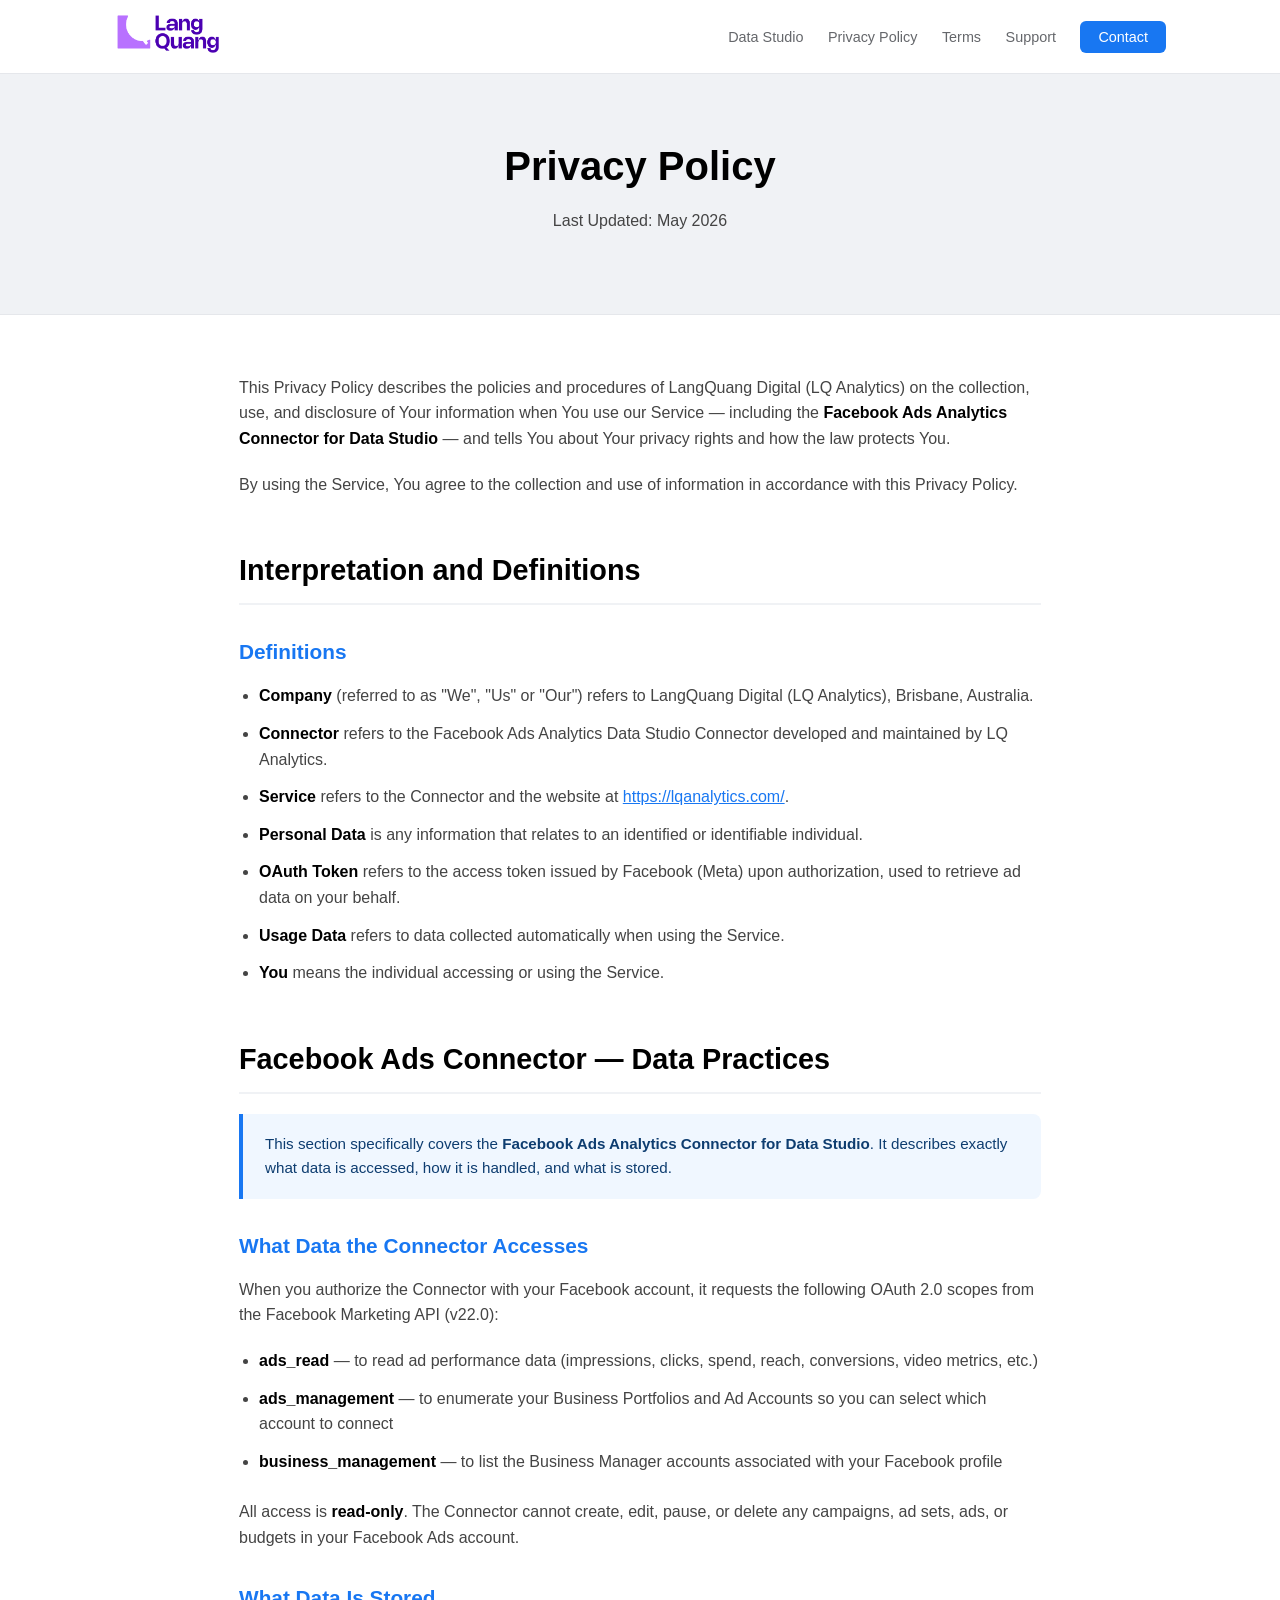
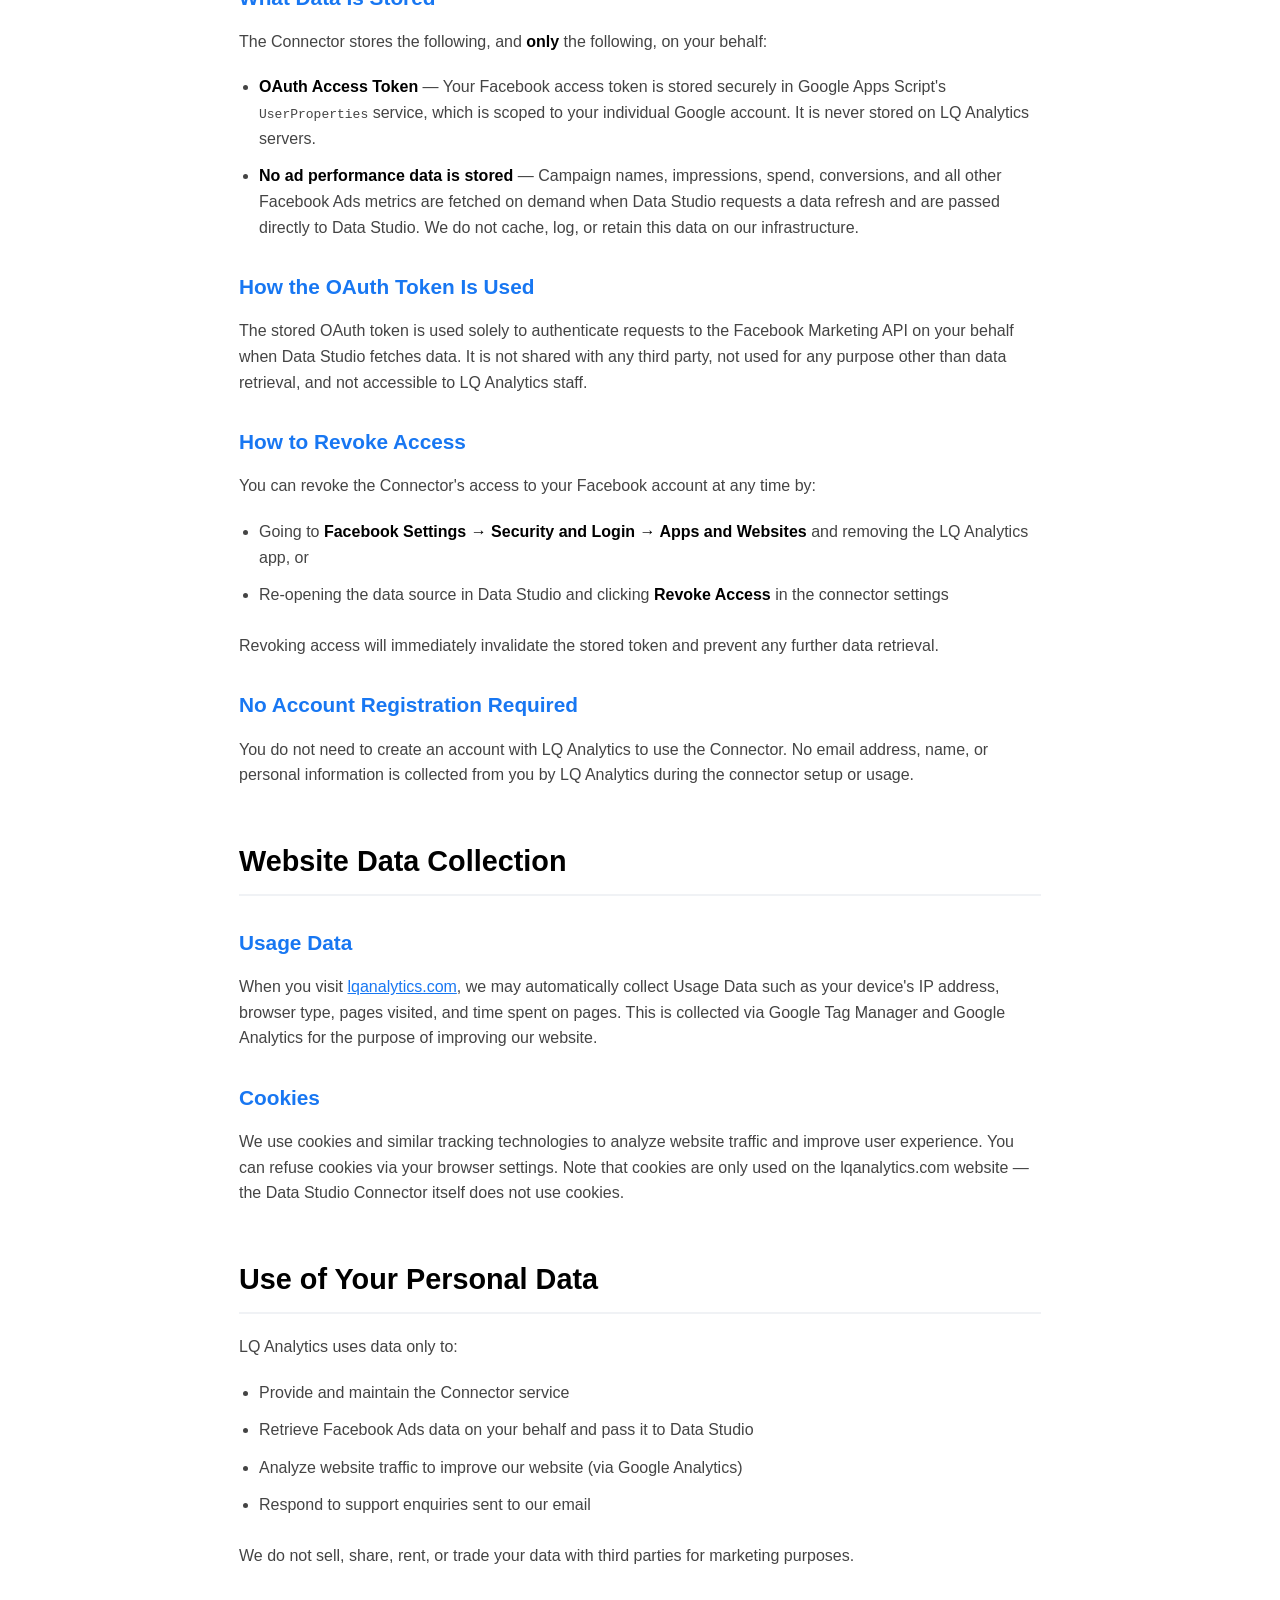
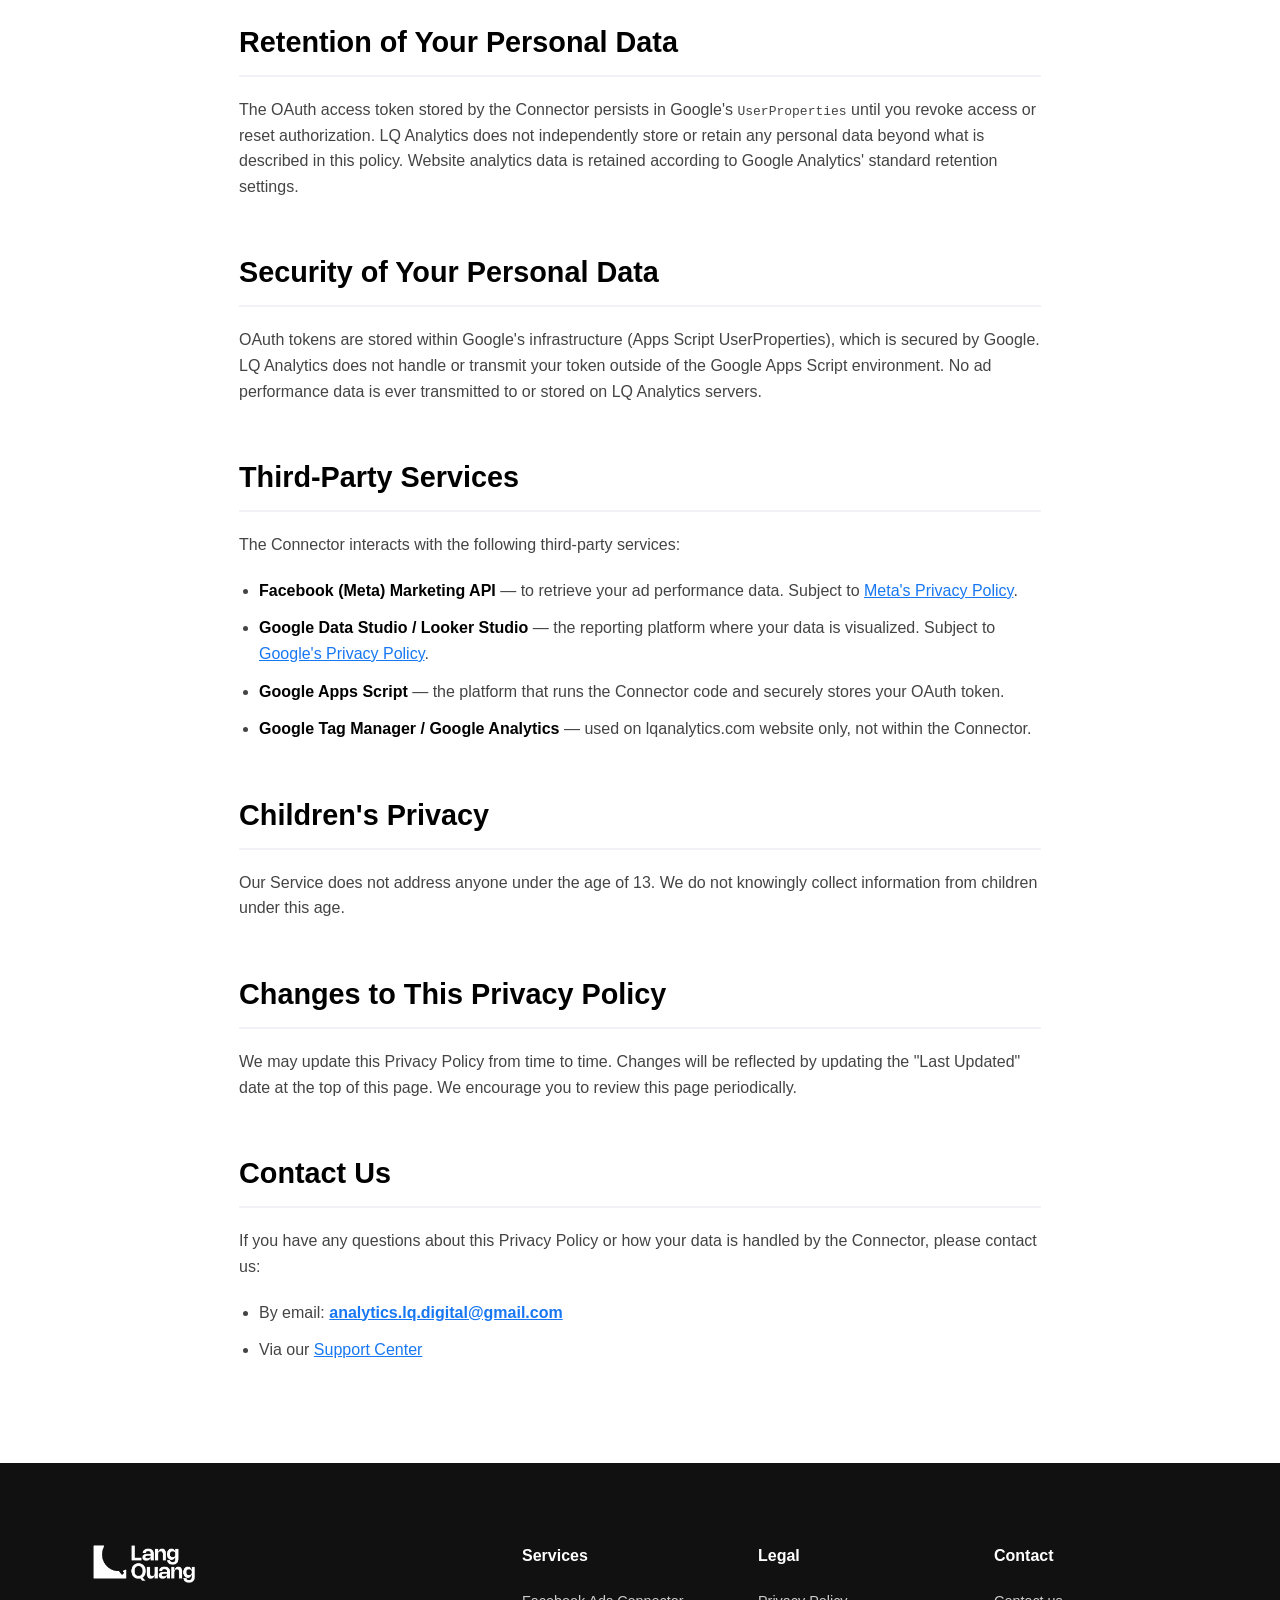
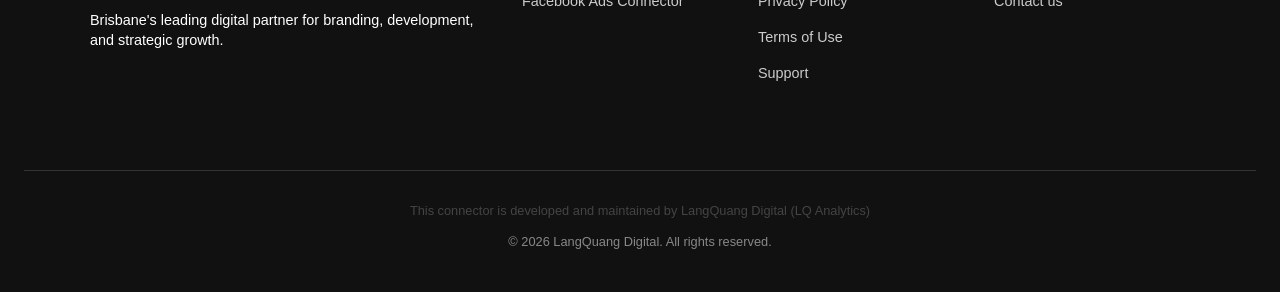
<file: privacy-policy/index.html>
<!DOCTYPE html>
<html lang="en">
<head>
    <script>
      (function (w, d, s, l, i) {
        w[l] = w[l] || [];
        w[l].push({ "gtm.start": new Date().getTime(), event: "gtm.js" });
        var f = d.getElementsByTagName(s)[0],
          j = d.createElement(s),
          dl = l != "dataLayer" ? "&l=" + l : "";
        j.async = true;
        j.src = "https://www.googletagmanager.com/gtm.js?id=" + i + dl;
        f.parentNode.insertBefore(j, f);
      })(window, document, "script", "dataLayer", "GTM-592TX8MD");
    </script>
    <meta charset="UTF-8">
    <meta name="viewport" content="width=device-width, initial-scale=1.0">
    <title>Privacy Policy | LQ Analytics – Facebook Ads Connector</title>
    <style>
      :root {
        --primary: #1877F2;
        --text-dark: #1c1e21;
        --text-muted: #65676b;
        --bg-gray: #f0f2f5;
        --white: #ffffff;
        --border: #e5e7eb;
      }
      * { box-sizing: border-box; margin: 0; padding: 0; }
      body { font-family: 'Inter', -apple-system, sans-serif; line-height: 1.6; color: var(--text-dark); background: var(--white); }
      nav { background: var(--white); border-bottom: 1px solid var(--border); padding: 0.8rem 0; position: sticky; top: 0; z-index: 1000; }
      .nav-container { max-width: 1100px; margin: 0 auto; display: flex; justify-content: space-between; align-items: center; padding: 0 24px; }
      .nav-links a { text-decoration: none; color: var(--text-muted); margin-left: 20px; font-size: 0.9rem; font-weight: 500; transition: 0.2s; }
      .nav-links a:hover { color: var(--primary); }
      .btn-cta { background: var(--primary); color: white !important; padding: 8px 18px; border-radius: 6px; }
      .privacy-header { background: var(--bg-gray); padding: 60px 24px; text-align: center; border-bottom: 1px solid var(--border); }
      .privacy-header h1 { font-size: 2.5rem; color: #000; margin-bottom: 10px; }
      .container { max-width: 850px; margin: 60px auto; padding: 0 24px; }
      h2 { font-size: 1.8rem; margin: 50px 0 20px; color: #000; border-bottom: 2px solid var(--bg-gray); padding-bottom: 10px; }
      h3 { font-size: 1.3rem; margin: 30px 0 15px; color: var(--primary); }
      p { margin-bottom: 20px; color: #444; }
      ul { margin-bottom: 25px; padding-left: 20px; }
      li { margin-bottom: 12px; color: #444; }
      strong { color: #000; }
      a { color: var(--primary); }
      /* Connector-specific highlight box */
      .connector-notice {
        background: #f0f7ff;
        border-left: 4px solid var(--primary);
        padding: 18px 22px;
        border-radius: 0 8px 8px 0;
        margin: 20px 0 28px;
        font-size: 0.95rem;
        color: #0e3d70;
      }
      .connector-notice strong { color: #0e3d70; }
      footer { background: #111; color: #ccc; padding: 80px 24px 40px; margin-top: 100px; }
      .footer-grid { max-width: 1100px; margin: 0 auto; display: grid; grid-template-columns: 2fr 1fr 1fr 1fr; gap: 40px; }
      .footer-logo img { filter: brightness(0) invert(1); margin-bottom: 20px; }
      .footer-links h4 { color: white; margin-bottom: 20px; font-size: 1rem; }
      .footer-links ul { list-style: none; padding: 0; }
      .footer-links li { margin-bottom: 10px; }
      .footer-links a { color: #ccc; text-decoration: none; font-size: 0.9rem; transition: 0.2s; }
      .footer-links a:hover { color: white; }
      @media (max-width: 768px) { .footer-grid { grid-template-columns: 1fr 1fr; } .nav-links { display: none; } .privacy-header h1 { font-size: 2rem; } }
    </style>
</head>
<body>
    <noscript><iframe src="https://www.googletagmanager.com/ns.html?id=GTM-592TX8MD" height="0" width="0" style="display: none; visibility: hidden"></iframe></noscript>

    <nav>
      <div class="nav-container">
        <a href="/" class="logo">
          <img src="../image/langquang.png" alt="LQ Analytics Logo" height="40" width="auto"/>
        </a>
        <div class="nav-links">
          <a href="/data-studio/">Data Studio</a>
          <a href="/privacy-policy/">Privacy Policy</a>
          <a href="/terms/">Terms</a>
          <a href="/support/">Support</a>
          <a href="/contact" class="btn-cta">Contact</a>
        </div>
      </div>
    </nav>

    <header class="privacy-header">
      <h1>Privacy Policy</h1>
      <p>Last Updated: May 2026</p>
    </header>

    <div class="container">
      <main class="privacy-content">
        <p>
          This Privacy Policy describes the policies and procedures of LangQuang Digital (LQ Analytics) on the collection, use, and disclosure of Your information when You use our Service — including the <strong>Facebook Ads Analytics Connector for Data Studio</strong> — and tells You about Your privacy rights and how the law protects You.
        </p>
        <p>
          By using the Service, You agree to the collection and use of information in accordance with this Privacy Policy.
        </p>

        <h2>Interpretation and Definitions</h2>
        <h3>Definitions</h3>
        <ul>
          <li><strong>Company</strong> (referred to as "We", "Us" or "Our") refers to LangQuang Digital (LQ Analytics), Brisbane, Australia.</li>
          <li><strong>Connector</strong> refers to the Facebook Ads Analytics Data Studio Connector developed and maintained by LQ Analytics.</li>
          <li><strong>Service</strong> refers to the Connector and the website at <a href="https://lqanalytics.com/">https://lqanalytics.com/</a>.</li>
          <li><strong>Personal Data</strong> is any information that relates to an identified or identifiable individual.</li>
          <li><strong>OAuth Token</strong> refers to the access token issued by Facebook (Meta) upon authorization, used to retrieve ad data on your behalf.</li>
          <li><strong>Usage Data</strong> refers to data collected automatically when using the Service.</li>
          <li><strong>You</strong> means the individual accessing or using the Service.</li>
        </ul>

        <!-- ── CONNECTOR-SPECIFIC SECTION ── -->
        <h2>Facebook Ads Connector — Data Practices</h2>

        <div class="connector-notice">
          This section specifically covers the <strong>Facebook Ads Analytics Connector for Data Studio</strong>. It describes exactly what data is accessed, how it is handled, and what is stored.
        </div>

        <h3>What Data the Connector Accesses</h3>
        <p>When you authorize the Connector with your Facebook account, it requests the following OAuth 2.0 scopes from the Facebook Marketing API (v22.0):</p>
        <ul>
          <li><strong>ads_read</strong> — to read ad performance data (impressions, clicks, spend, reach, conversions, video metrics, etc.)</li>
          <li><strong>ads_management</strong> — to enumerate your Business Portfolios and Ad Accounts so you can select which account to connect</li>
          <li><strong>business_management</strong> — to list the Business Manager accounts associated with your Facebook profile</li>
        </ul>
        <p>All access is <strong>read-only</strong>. The Connector cannot create, edit, pause, or delete any campaigns, ad sets, ads, or budgets in your Facebook Ads account.</p>

        <h3>What Data Is Stored</h3>
        <p>The Connector stores the following, and <strong>only</strong> the following, on your behalf:</p>
        <ul>
          <li><strong>OAuth Access Token</strong> — Your Facebook access token is stored securely in Google Apps Script's <code>UserProperties</code> service, which is scoped to your individual Google account. It is never stored on LQ Analytics servers.</li>
          <li><strong>No ad performance data is stored</strong> — Campaign names, impressions, spend, conversions, and all other Facebook Ads metrics are fetched on demand when Data Studio requests a data refresh and are passed directly to Data Studio. We do not cache, log, or retain this data on our infrastructure.</li>
        </ul>

        <h3>How the OAuth Token Is Used</h3>
        <p>The stored OAuth token is used solely to authenticate requests to the Facebook Marketing API on your behalf when Data Studio fetches data. It is not shared with any third party, not used for any purpose other than data retrieval, and not accessible to LQ Analytics staff.</p>

        <h3>How to Revoke Access</h3>
        <p>You can revoke the Connector's access to your Facebook account at any time by:</p>
        <ul>
          <li>Going to <strong>Facebook Settings → Security and Login → Apps and Websites</strong> and removing the LQ Analytics app, or</li>
          <li>Re-opening the data source in Data Studio and clicking <strong>Revoke Access</strong> in the connector settings</li>
        </ul>
        <p>Revoking access will immediately invalidate the stored token and prevent any further data retrieval.</p>

        <h3>No Account Registration Required</h3>
        <p>You do not need to create an account with LQ Analytics to use the Connector. No email address, name, or personal information is collected from you by LQ Analytics during the connector setup or usage.</p>

        <!-- ── GENERAL WEBSITE SECTION ── -->
        <h2>Website Data Collection</h2>

        <h3>Usage Data</h3>
        <p>When you visit <a href="https://lqanalytics.com/">lqanalytics.com</a>, we may automatically collect Usage Data such as your device's IP address, browser type, pages visited, and time spent on pages. This is collected via Google Tag Manager and Google Analytics for the purpose of improving our website.</p>

        <h3>Cookies</h3>
        <p>We use cookies and similar tracking technologies to analyze website traffic and improve user experience. You can refuse cookies via your browser settings. Note that cookies are only used on the lqanalytics.com website — the Data Studio Connector itself does not use cookies.</p>

        <h2>Use of Your Personal Data</h2>
        <p>LQ Analytics uses data only to:</p>
        <ul>
          <li>Provide and maintain the Connector service</li>
          <li>Retrieve Facebook Ads data on your behalf and pass it to Data Studio</li>
          <li>Analyze website traffic to improve our website (via Google Analytics)</li>
          <li>Respond to support enquiries sent to our email</li>
        </ul>
        <p>We do not sell, share, rent, or trade your data with third parties for marketing purposes.</p>

        <h2>Retention of Your Personal Data</h2>
        <p>The OAuth access token stored by the Connector persists in Google's <code>UserProperties</code> until you revoke access or reset authorization. LQ Analytics does not independently store or retain any personal data beyond what is described in this policy. Website analytics data is retained according to Google Analytics' standard retention settings.</p>

        <h2>Security of Your Personal Data</h2>
        <p>OAuth tokens are stored within Google's infrastructure (Apps Script UserProperties), which is secured by Google. LQ Analytics does not handle or transmit your token outside of the Google Apps Script environment. No ad performance data is ever transmitted to or stored on LQ Analytics servers.</p>

        <h2>Third-Party Services</h2>
        <p>The Connector interacts with the following third-party services:</p>
        <ul>
          <li><strong>Facebook (Meta) Marketing API</strong> — to retrieve your ad performance data. Subject to <a href="https://www.facebook.com/privacy/policy/" target="_blank" rel="noopener">Meta's Privacy Policy</a>.</li>
          <li><strong>Google Data Studio / Looker Studio</strong> — the reporting platform where your data is visualized. Subject to <a href="https://policies.google.com/privacy" target="_blank" rel="noopener">Google's Privacy Policy</a>.</li>
          <li><strong>Google Apps Script</strong> — the platform that runs the Connector code and securely stores your OAuth token.</li>
          <li><strong>Google Tag Manager / Google Analytics</strong> — used on lqanalytics.com website only, not within the Connector.</li>
        </ul>

        <h2>Children's Privacy</h2>
        <p>Our Service does not address anyone under the age of 13. We do not knowingly collect information from children under this age.</p>

        <h2>Changes to This Privacy Policy</h2>
        <p>We may update this Privacy Policy from time to time. Changes will be reflected by updating the "Last Updated" date at the top of this page. We encourage you to review this page periodically.</p>

        <h2>Contact Us</h2>
        <p>If you have any questions about this Privacy Policy or how your data is handled by the Connector, please contact us:</p>
        <ul>
          <li>By email: <strong><a href="mailto:analytics.lq.digital@gmail.com">analytics.lq.digital@gmail.com</a></strong></li>
          <li>Via our <a href="/support/">Support Center</a></li>
        </ul>
      </main>
    </div>

    <footer>
      <div class="footer-grid">
        <div>
          <div class="footer-logo">
            <img src="../image/langquang.png" alt="LQ Analytics Logo" height="40" width="auto"/>
          </div>
          <p style="font-size: 0.9rem; color:white; line-height: 1.4;">Brisbane's leading digital partner for branding, development, and strategic growth.</p>
        </div>
        <div class="footer-links">
          <h4>Services</h4>
          <ul><li><a href="/facebook-ads-connector/">Facebook Ads Connector</a></li></ul>
        </div>
        <div class="footer-links">
          <h4>Legal</h4>
          <ul>
            <li><a href="/privacy-policy/">Privacy Policy</a></li>
            <li><a href="/terms/">Terms of Use</a></li>
            <li><a href="/support/">Support</a></li>
          </ul>
        </div>
        <div class="footer-links">
          <h4>Contact</h4>
          <ul><li><a href="/contact/">Contact us</a></li></ul>
        </div>
      </div>
      <div style="text-align: center; margin-top: 60px; padding-top: 30px; border-top: 1px solid #333; font-size: 0.8rem; color: #888;">
        <p style="margin-bottom: 10px;">This connector is developed and maintained by LangQuang Digital (LQ Analytics)</p>
        © 2026 LangQuang Digital. All rights reserved.
      </div>
    </footer>
</body>
</html>
</file>
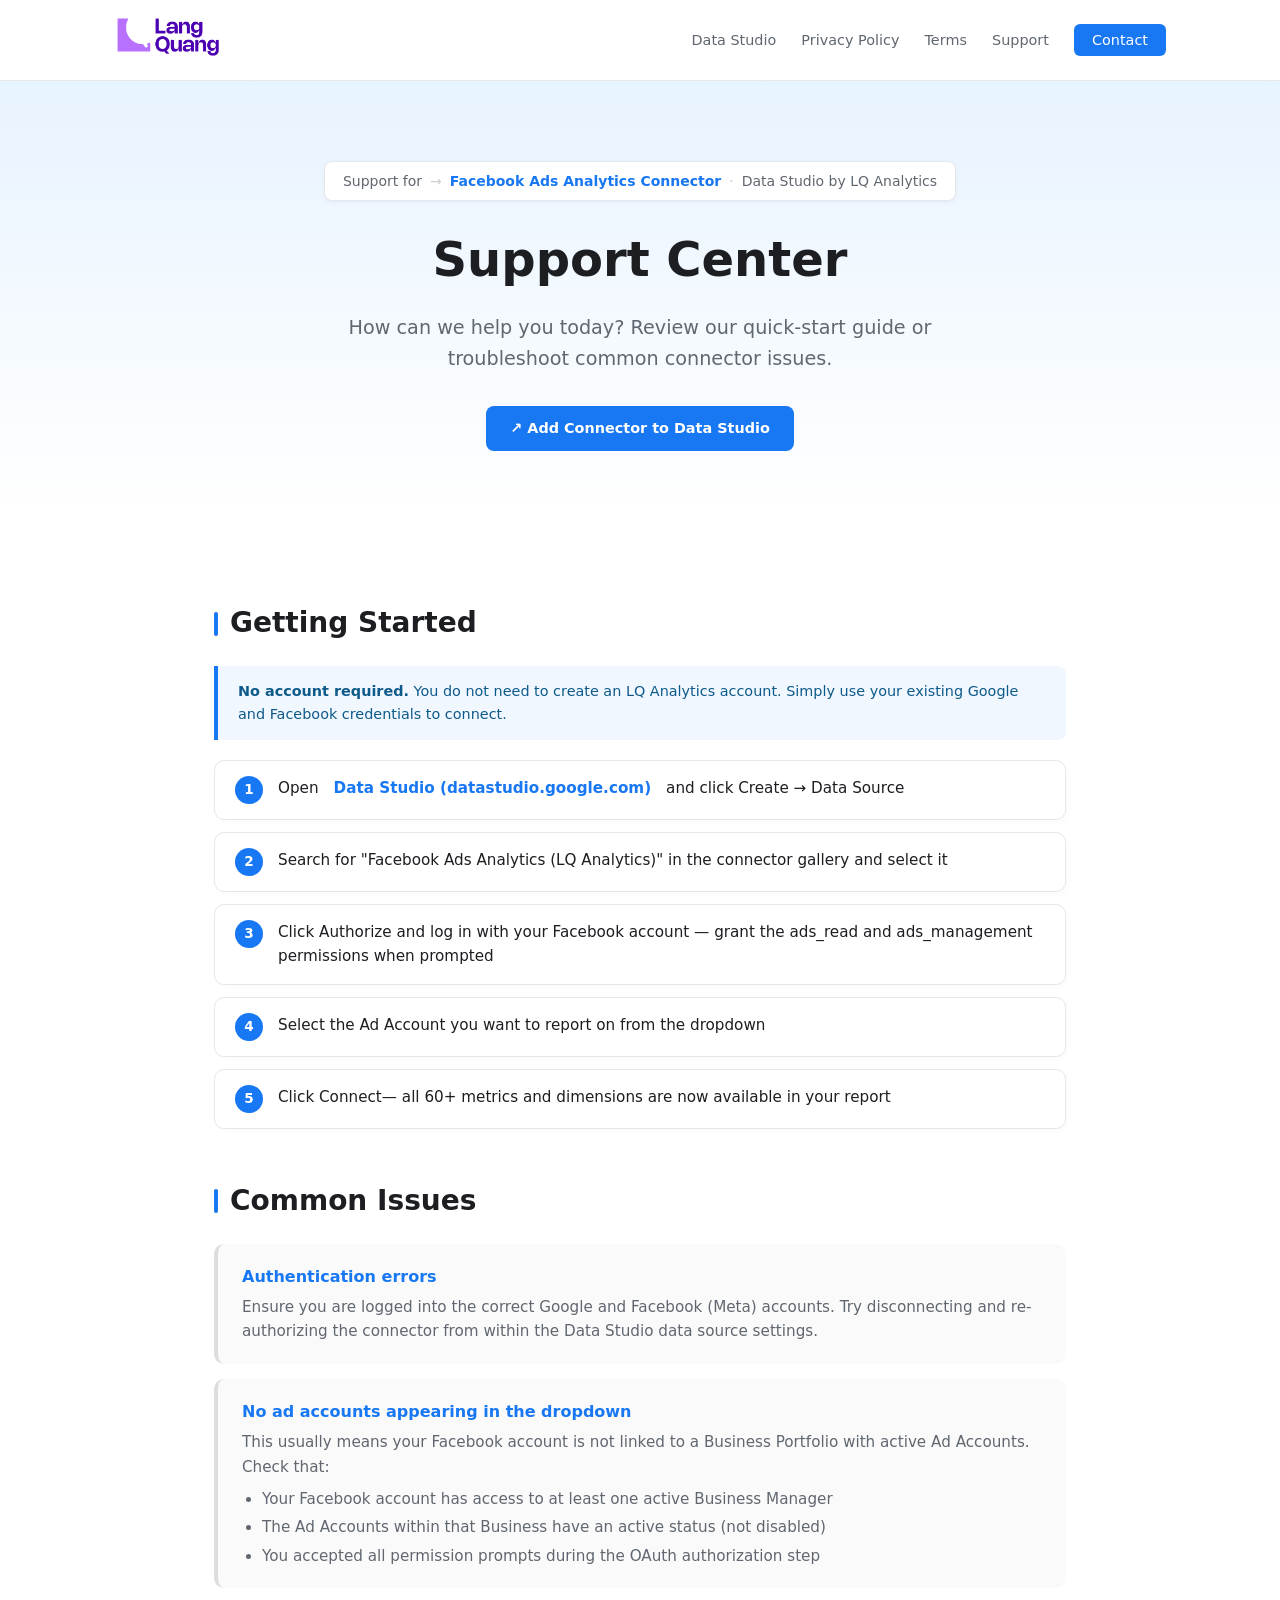
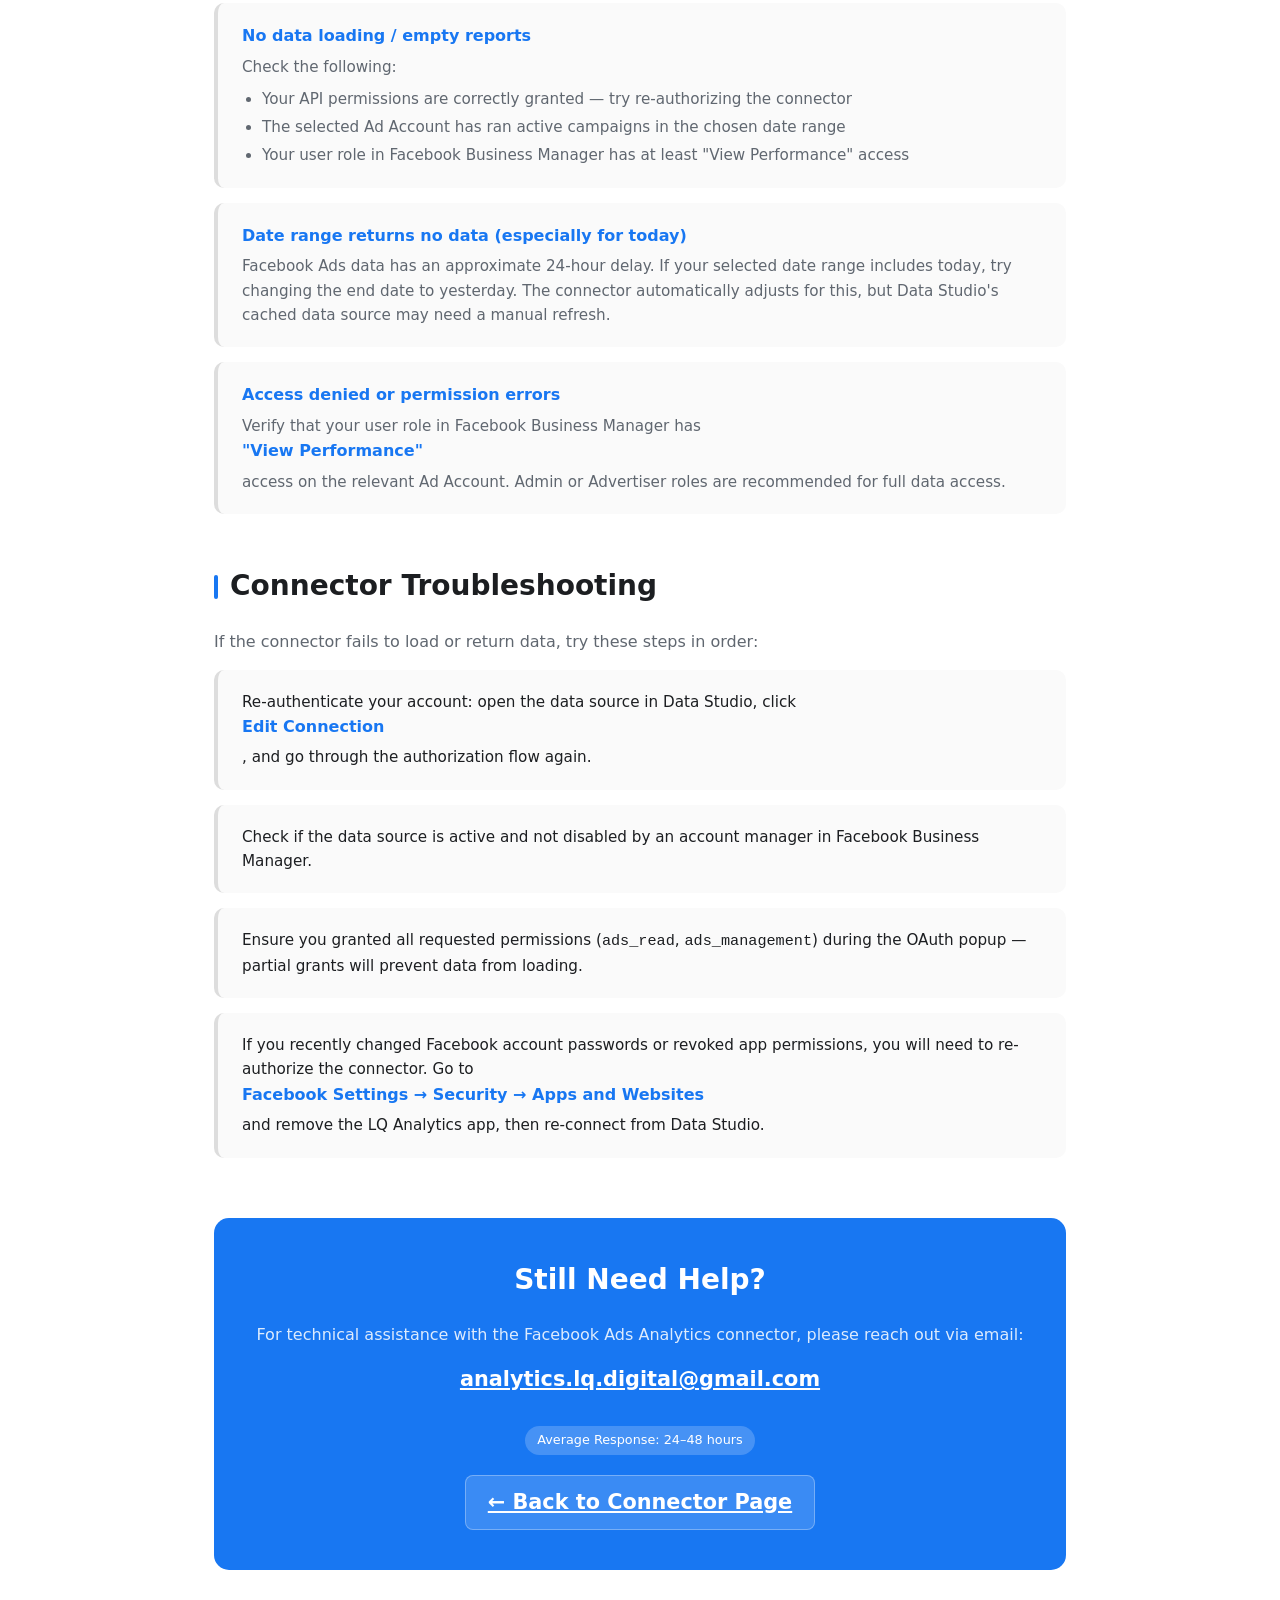
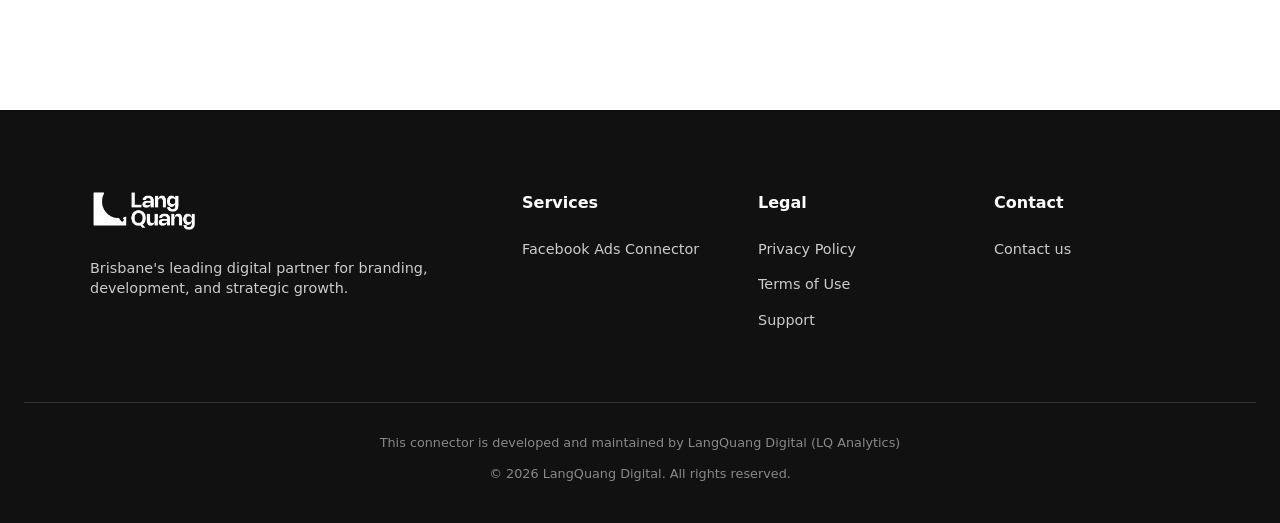
<file: support/index.html>
<!DOCTYPE html>
<html lang="en">
<head>
  <meta charset="UTF-8" />
  <meta name="viewport" content="width=device-width, initial-scale=1.0" />
  <title>Support | LQ Analytics – Facebook Ads Connector for Data Studio</title>
  <style>
    :root {
      --primary: #1877F2;
      --primary-soft: #e7f3ff;
      --text-dark: #1c1e21;
      --text-muted: #606770;
      --bg-light: #f0f2f5;
      --border: #e5e7eb;
      --white: #ffffff;
      --shadow: 0 4px 12px rgba(0, 0, 0, 0.05);
    }

    * { box-sizing: border-box; margin: 0; padding: 0; }

    body {
      font-family: 'Inter', system-ui, -apple-system, sans-serif;
      line-height: 1.6;
      color: var(--text-dark);
      background-color: var(--white);
    }

    /* --- Navigation --- */
    nav {
      background: var(--white);
      border-bottom: 1px solid var(--border);
      padding: 1rem 0;
      position: sticky;
      top: 0;
      z-index: 1000;
    }
    .nav-container {
      max-width: 1100px;
      margin: 0 auto;
      display: flex;
      justify-content: space-between;
      align-items: center;
      padding: 0 24px;
    }
    .nav-links a {
      text-decoration: none;
      color: var(--text-muted);
      margin-left: 20px;
      font-size: 0.9rem;
      font-weight: 500;
      transition: color 0.2s;
    }
    .nav-links a:hover { color: var(--primary); }
    .btn-cta {
      background: var(--primary);
      color: white !important;
      padding: 8px 18px;
      border-radius: 6px;
    }

    /* --- Support Hero --- */
    .support-hero {
      background: linear-gradient(180deg, var(--primary-soft) 0%, var(--white) 100%);
      padding: 80px 24px 60px;
      text-align: center;
    }
    .support-hero h1 { font-size: 3rem; font-weight: 800; margin-bottom: 15px; }
    .support-hero p { font-size: 1.2rem; color: var(--text-muted); max-width: 600px; margin: 0 auto 24px; }

    /* Product badge */
    .product-badge {
      display: inline-flex; align-items: center; gap: 8px;
      background: white; border: 1px solid var(--border);
      padding: 8px 18px; border-radius: 8px;
      font-size: 0.875rem; color: var(--text-muted);
      margin-bottom: 20px;
      box-shadow: 0 1px 4px rgba(0,0,0,0.05);
    }
    .product-badge a { color: var(--primary); font-weight: 600; text-decoration: none; }
    .product-badge a:hover { text-decoration: underline; }
    .product-badge-sep { color: #ccc; }

    /* Hero CTA */
    .hero-cta {
      display: inline-flex; align-items: center; gap: 8px;
      background: var(--primary); color: white;
      padding: 11px 24px; border-radius: 8px;
      font-size: 0.9rem; font-weight: 600;
      text-decoration: none; margin-top: 8px;
      transition: background 0.15s;
    }
    .hero-cta:hover { background: #0d5ec9; }

    .container { max-width: 900px; margin: 0 auto; padding: 40px 24px; }

    /* --- Section Headings --- */
    h2 {
      font-size: 1.75rem;
      margin: 50px 0 20px;
      display: flex;
      align-items: center;
      gap: 12px;
    }
    h2::before {
      content: "";
      display: inline-block;
      width: 4px;
      height: 24px;
      background: var(--primary);
      border-radius: 4px;
      flex-shrink: 0;
    }

    /* --- Step list --- */
    .setup-steps { list-style: none; counter-reset: my-counter; margin-bottom: 40px; }
    .setup-steps li {
      counter-increment: my-counter;
      background: var(--white);
      border: 1px solid var(--border);
      padding: 15px 20px;
      border-radius: 10px;
      margin-bottom: 12px;
      display: flex;
      align-items: flex-start;
      gap: 15px;
      box-shadow: 2px 2px 5px rgba(0,0,0,0.02);
      font-size: 0.95rem;
    }
    .setup-steps li::before {
      content: counter(my-counter);
      background: var(--primary);
      color: white;
      width: 28px; height: 28px; min-width: 28px;
      border-radius: 50%;
      display: flex; align-items: center; justify-content: center;
      flex-shrink: 0;
      font-weight: bold;
      font-size: 0.85rem;
    }
    .setup-steps li a { color: var(--primary); font-weight: 600; text-decoration: none; }
    .setup-steps li a:hover { text-decoration: underline; }

    /* --- Issue Cards --- */
    .issue-list { list-style: none; display: grid; gap: 15px; }
    .issue-item {
      padding: 20px 24px;
      border-radius: 10px;
      background: #fafafa;
      border-left: 4px solid #ddd;
      font-size: 0.95rem;
    }
    .issue-item strong {
      color: var(--primary);
      display: block;
      margin-bottom: 6px;
      font-size: 1rem;
    }
    .issue-item p { color: var(--text-muted); }
    .issue-item ul {
      margin-top: 8px; padding-left: 20px;
      color: var(--text-muted); display: flex; flex-direction: column; gap: 4px;
    }

    /* --- Info note --- */
    .info-note {
      background: #f0f7ff;
      border-left: 4px solid var(--primary);
      padding: 14px 20px;
      border-radius: 0 8px 8px 0;
      font-size: 0.9rem;
      color: #0e5a8a;
      margin: 20px 0;
    }

    /* --- Contact Box --- */
    .contact-card {
      background: var(--primary);
      color: white;
      padding: 40px;
      border-radius: 15px;
      text-align: center;
      margin-top: 60px;
    }
    .contact-card h2 { color: white; justify-content: center; margin-top: 0; }
    .contact-card h2::before { display: none; }
    .contact-card p { color: rgba(255,255,255,0.85); margin-bottom: 6px; }
    .contact-card a { color: white; text-decoration: underline; font-size: 1.3rem; font-weight: bold; }
    .badge {
      display: inline-block;
      background: rgba(255,255,255,0.2);
      padding: 4px 12px;
      border-radius: 20px;
      font-size: 0.8rem;
      margin-top: 15px;
    }
    .connector-link-btn {
      display: inline-flex; align-items: center; gap: 8px;
      background: rgba(255,255,255,0.15);
      border: 1px solid rgba(255,255,255,0.3);
      color: white; text-decoration: none;
      padding: 10px 22px; border-radius: 8px;
      font-size: 0.875rem; font-weight: 600;
      margin-top: 20px;
      transition: background 0.15s;
    }
    .connector-link-btn:hover { background: rgba(255,255,255,0.25); }

    /* --- Footer --- */
    footer { background: #111; color: #ccc; padding: 80px 24px 40px; margin-top: 100px; }
    .footer-grid {
      max-width: 1100px;
      margin: 0 auto;
      display: grid;
      grid-template-columns: 2fr 1fr 1fr 1fr;
      gap: 40px;
    }
    .footer-logo img { filter: brightness(0) invert(1); margin-bottom: 20px; }
    .footer-links h4 { color: white; margin-bottom: 20px; font-size: 1rem; }
    .footer-links ul { list-style: none; }
    .footer-links li { margin-bottom: 10px; }
    .footer-links a { color: #ccc; text-decoration: none; font-size: 0.9rem; transition: 0.2s; }
    .footer-links a:hover { color: white; }

    @media (max-width: 768px) {
      .footer-grid { grid-template-columns: 1fr 1fr; }
      .nav-links { display: none; }
      .support-hero h1 { font-size: 2.2rem; }
      .contact-card { padding: 28px 20px; }
    }
  </style>
</head>
<body>

<nav>
  <div class="nav-container">
    <a href="/" class="logo">
      <img src="../image/langquang.png" alt="LQ Analytics Logo" height="40" width="auto"/>
    </a>
    <div class="nav-links">
      <a href="/data-studio/">Data Studio</a>
      <a href="/privacy-policy/">Privacy Policy</a>
      <a href="/terms/">Terms</a>
      <a href="/support/">Support</a>
      <a href="/contact" class="btn-cta">Contact</a>
    </div>
  </div>
</nav>

<header class="support-hero">
  <div class="product-badge">
    Support for
    <span class="product-badge-sep">→</span>
    <a href="/facebook-ads-connector/">Facebook Ads Analytics Connector</a>
    <span class="product-badge-sep">·</span>
    Data Studio by LQ Analytics
  </div>
  <h1>Support Center</h1>
  <p>How can we help you today? Review our quick-start guide or troubleshoot common connector issues.</p>
  <a href="https://datastudio.google.com/datasources/create?connectorId=AKfycbwiyh8LyfZyQ8aG5Fp39pCsIEccpSsK-w3j8y6N-ZB3-rZJX9-aUP9C0e1F5PivZ_Uv" class="hero-cta" target="_blank" rel="noopener">
    ↗ Add Connector to Data Studio
  </a>
</header>

<main class="container">

  <h2>Getting Started</h2>
  <div class="info-note">
    <strong>No account required.</strong> You do not need to create an LQ Analytics account. Simply use your existing Google and Facebook credentials to connect.
  </div>
  <ol class="setup-steps">
    <li>Open <a href="https://datastudio.google.com/" target="_blank" rel="noopener">Data Studio (datastudio.google.com)</a> and click Create → Data Source</li>
    <li>Search for "Facebook Ads Analytics (LQ Analytics)" in the connector gallery and select it</li>
    <li>Click Authorize and log in with your Facebook account — grant the ads_read and ads_management permissions when prompted</li>
    <li>Select the Ad Account you want to report on from the dropdown</li>
    <li>Click Connect— all 60+ metrics and dimensions are now available in your report</li>
  </ol>

  <h2>Common Issues</h2>
  <div class="issue-list">
    <div class="issue-item">
      <strong>Authentication errors</strong>
      <p>Ensure you are logged into the correct Google and Facebook (Meta) accounts. Try disconnecting and re-authorizing the connector from within the Data Studio data source settings.</p>
    </div>
    <div class="issue-item">
      <strong>No ad accounts appearing in the dropdown</strong>
      <p>This usually means your Facebook account is not linked to a Business Portfolio with active Ad Accounts. Check that:</p>
      <ul>
        <li>Your Facebook account has access to at least one active Business Manager</li>
        <li>The Ad Accounts within that Business have an active status (not disabled)</li>
        <li>You accepted all permission prompts during the OAuth authorization step</li>
      </ul>
    </div>
    <div class="issue-item">
      <strong>No data loading / empty reports</strong>
      <p>Check the following:</p>
      <ul>
        <li>Your API permissions are correctly granted — try re-authorizing the connector</li>
        <li>The selected Ad Account has ran active campaigns in the chosen date range</li>
        <li>Your user role in Facebook Business Manager has at least "View Performance" access</li>
      </ul>
    </div>
    <div class="issue-item">
      <strong>Date range returns no data (especially for today)</strong>
      <p>Facebook Ads data has an approximate 24-hour delay. If your selected date range includes today, try changing the end date to yesterday. The connector automatically adjusts for this, but Data Studio's cached data source may need a manual refresh.</p>
    </div>
    <div class="issue-item">
      <strong>Access denied or permission errors</strong>
      <p>Verify that your user role in Facebook Business Manager has <strong>"View Performance"</strong> access on the relevant Ad Account. Admin or Advertiser roles are recommended for full data access.</p>
    </div>
  </div>

  <h2>Connector Troubleshooting</h2>
  <p style="margin-bottom: 15px; color: var(--text-muted);">If the connector fails to load or return data, try these steps in order:</p>
  <ul class="issue-list">
    <li class="issue-item">Re-authenticate your account: open the data source in Data Studio, click <strong>Edit Connection</strong>, and go through the authorization flow again.</li>
    <li class="issue-item">Check if the data source is active and not disabled by an account manager in Facebook Business Manager.</li>
    <li class="issue-item">Ensure you granted all requested permissions (<code>ads_read</code>, <code>ads_management</code>) during the OAuth popup — partial grants will prevent data from loading.</li>
    <li class="issue-item">If you recently changed Facebook account passwords or revoked app permissions, you will need to re-authorize the connector. Go to <strong>Facebook Settings → Security → Apps and Websites</strong> and remove the LQ Analytics app, then re-connect from Data Studio.</li>
  </ul>

  <section class="contact-card">
    <h2>Still Need Help?</h2>
    <p>For technical assistance with the Facebook Ads Analytics connector, please reach out via email:</p>
    <p style="margin: 15px 0;"><a href="mailto:analytics.lq.digital@gmail.com">analytics.lq.digital@gmail.com</a></p>
    <div class="badge">Average Response: 24–48 hours</div>
    <br/>
    <a href="/facebook-ads-connector/" class="connector-link-btn">← Back to Connector Page</a>
  </section>

</main>

<footer>
  <div class="footer-grid">
    <div>
      <div class="footer-logo">
        <img src="../image/langquang.png" alt="LQ Analytics Logo" height="40" width="auto"/>
      </div>
      <p style="font-size: 0.9rem; line-height: 1.4;">
        Brisbane's leading digital partner for branding, development, and strategic growth.
      </p>
    </div>
    <div class="footer-links">
      <h4>Services</h4>
      <ul>
        <li><a href="/facebook-ads-connector/">Facebook Ads Connector</a></li>
      </ul>
    </div>
    <div class="footer-links">
      <h4>Legal</h4>
      <ul>
        <li><a href="/privacy-policy/">Privacy Policy</a></li>
        <li><a href="/terms/">Terms of Use</a></li>
        <li><a href="/support/">Support</a></li>
      </ul>
    </div>
    <div class="footer-links">
      <h4>Contact</h4>
      <ul>
        <li><a href="/contact/">Contact us</a></li>
      </ul>
    </div>
  </div>
  <div style="text-align: center; margin-top: 60px; padding-top: 30px; border-top: 1px solid #333; font-size: 0.8rem; color: #888;">
    <p style="margin-bottom: 10px;">This connector is developed and maintained by LangQuang Digital (LQ Analytics)</p>
    © 2026 LangQuang Digital. All rights reserved.
  </div>
</footer>

</body>
</html>
</file>
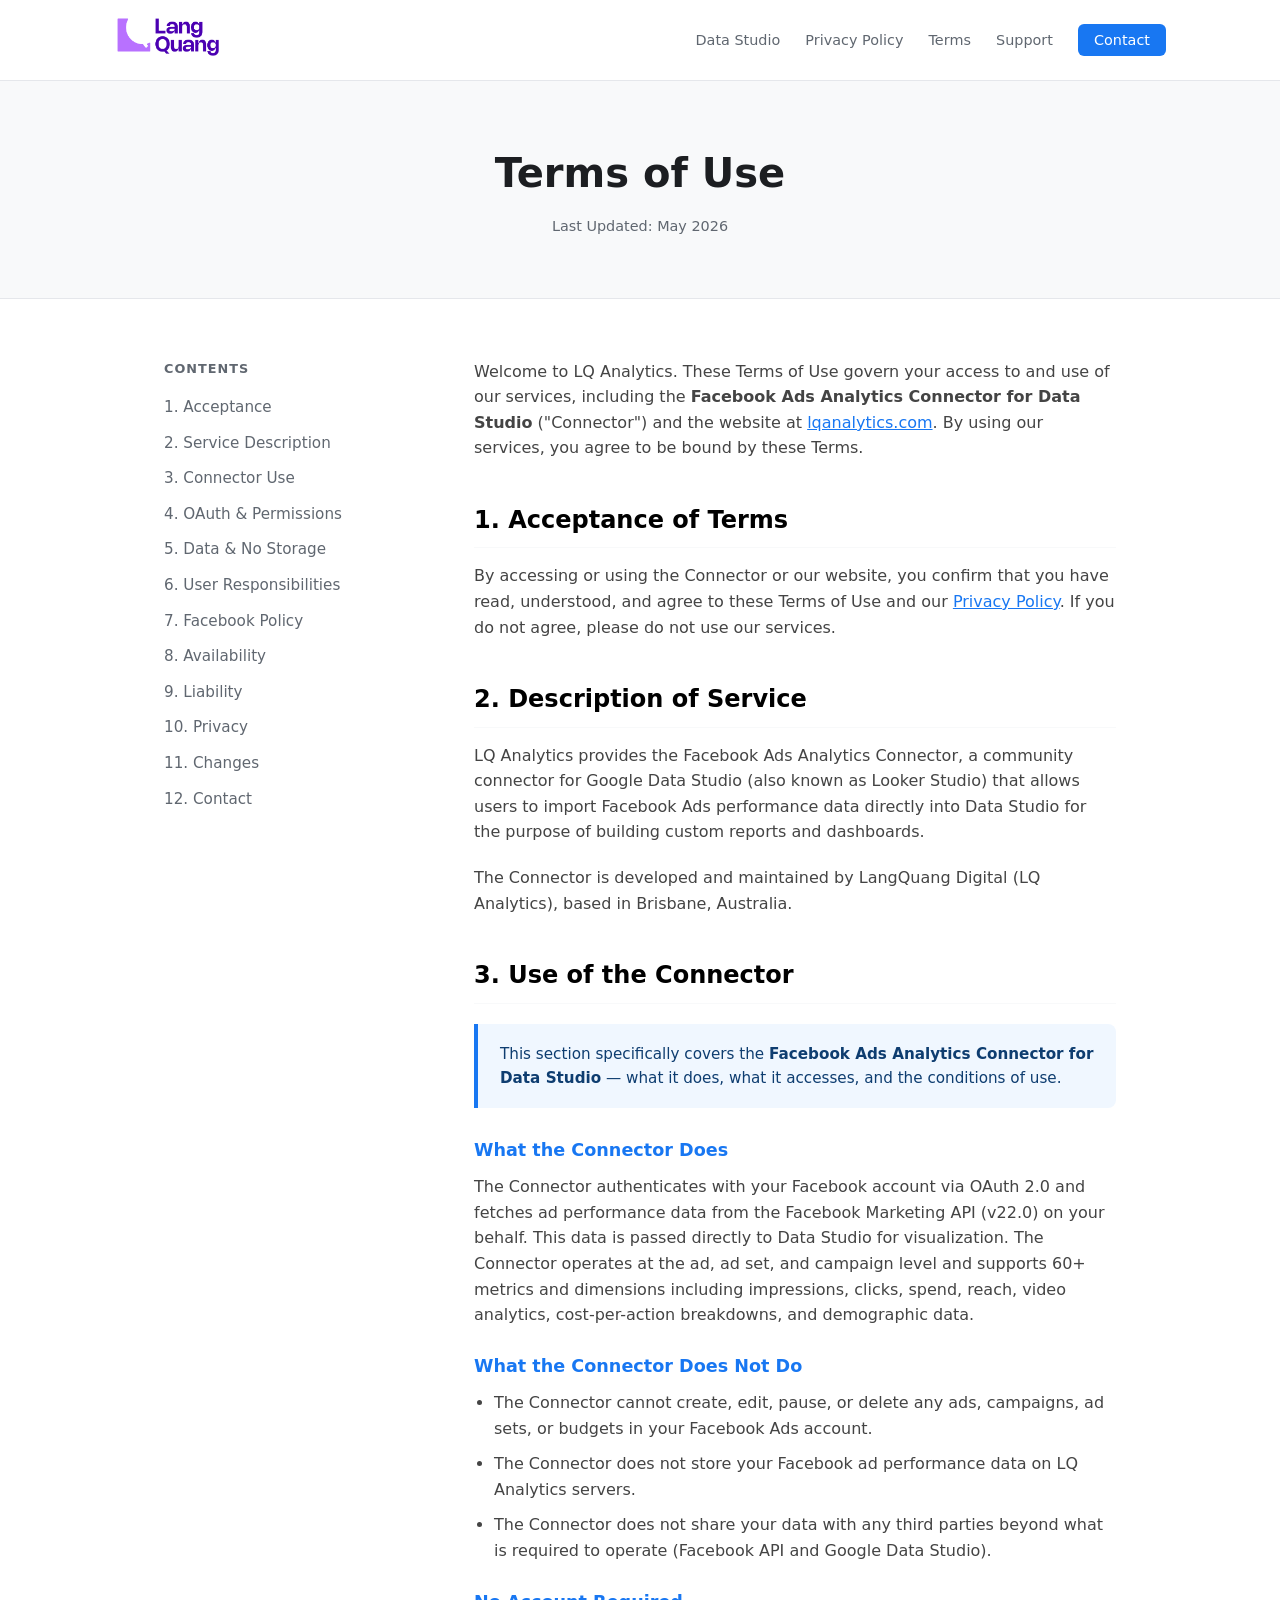
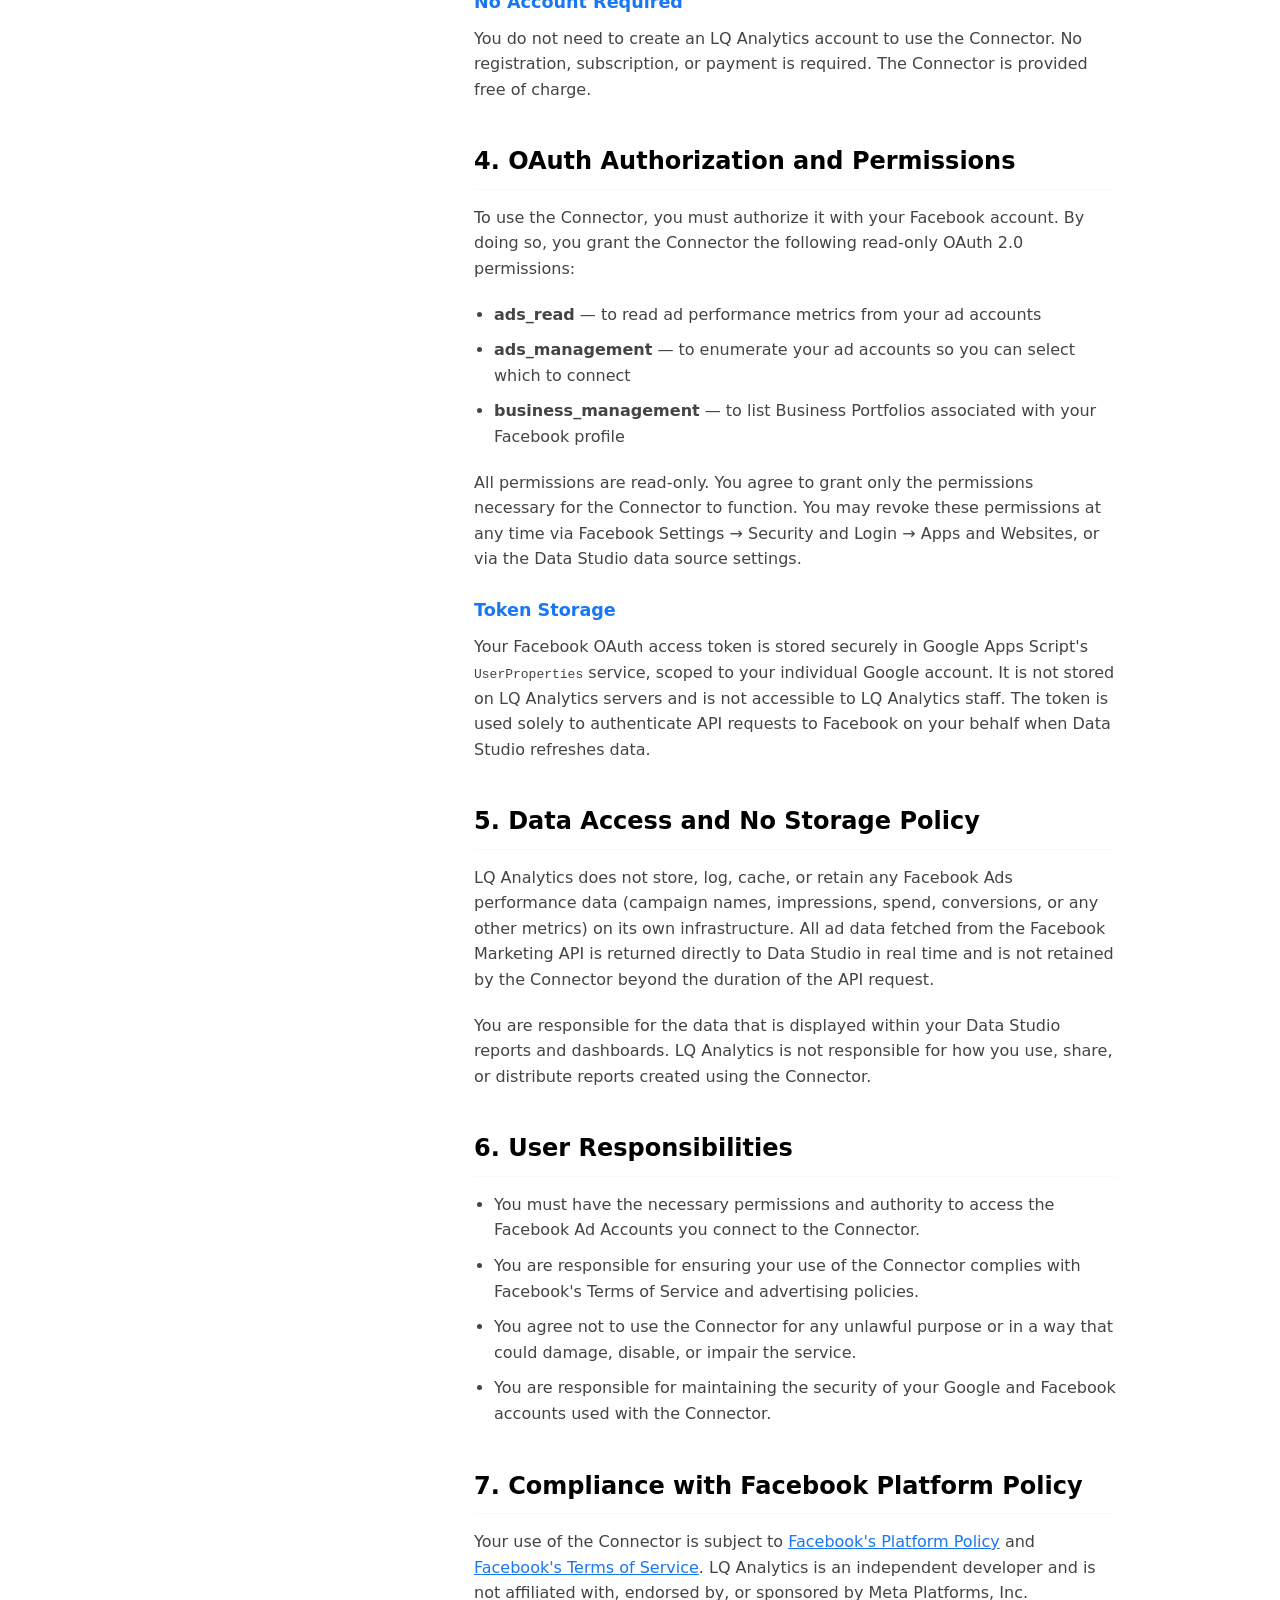
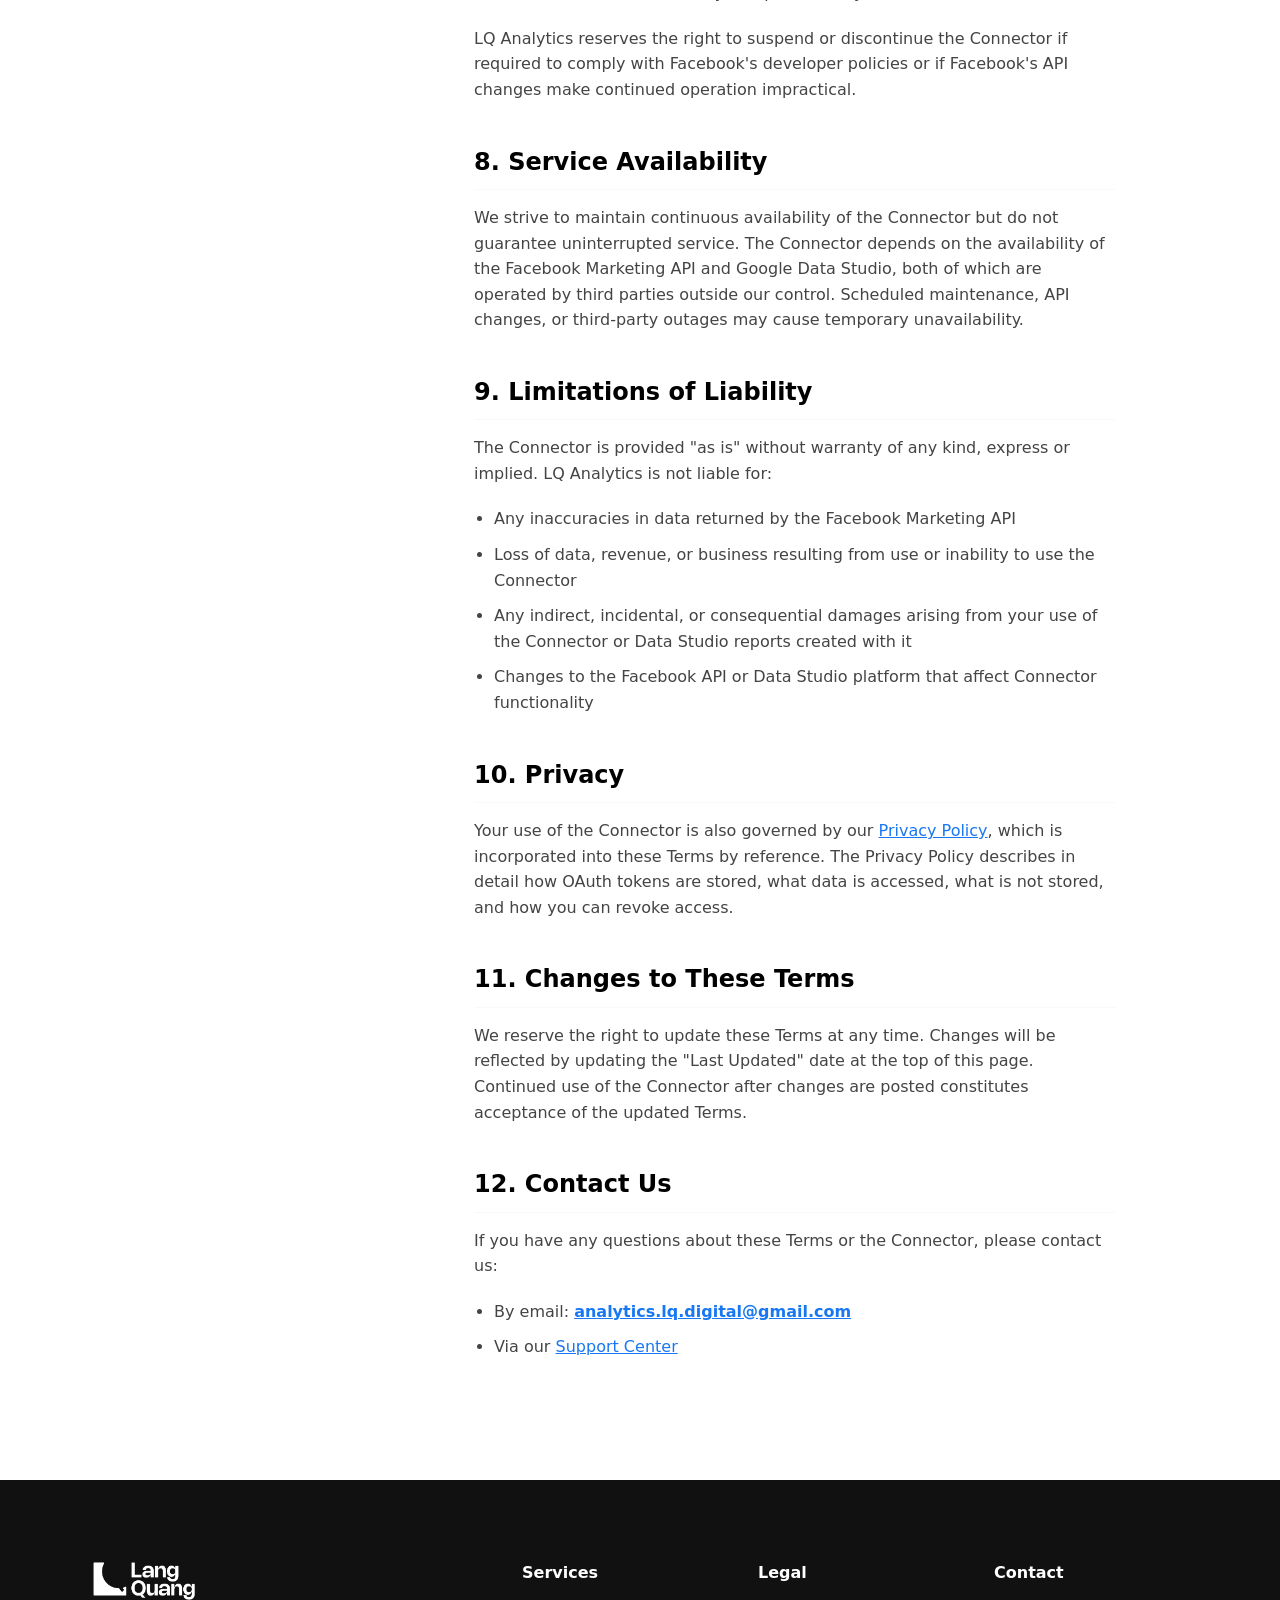
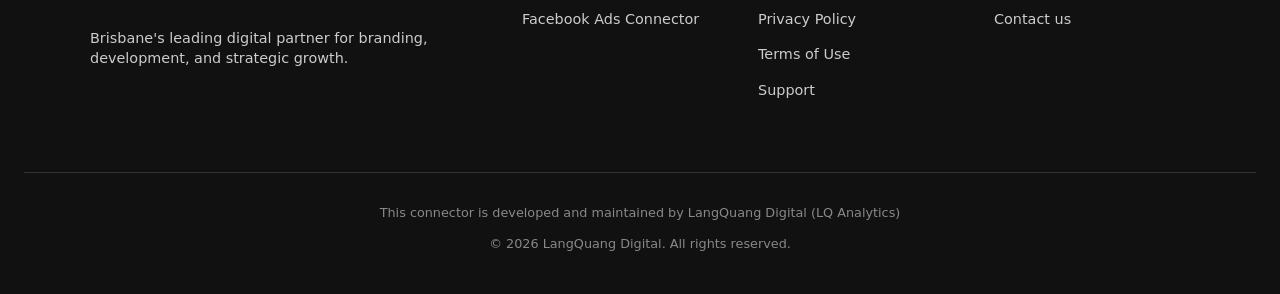
<file: terms/index.html>
<!DOCTYPE html>
<html lang="en">
<head>
  <meta charset="UTF-8" />
  <meta name="viewport" content="width=device-width, initial-scale=1.0" />
  <title>Terms of Use | LQ Analytics – Facebook Ads Connector</title>
  <style>
    :root {
      --primary: #1877F2;
      --text-dark: #1c1e21;
      --text-muted: #606770;
      --bg-light: #f8f9fa;
      --border: #e5e7eb;
      --white: #ffffff;
    }
    * { box-sizing: border-box; margin: 0; padding: 0; }
    body { font-family: 'Inter', system-ui, -apple-system, sans-serif; line-height: 1.6; color: var(--text-dark); background-color: var(--white); }
    nav { background: var(--white); border-bottom: 1px solid var(--border); padding: 1rem 0; position: sticky; top: 0; z-index: 1000; }
    .nav-container { max-width: 1100px; margin: 0 auto; display: flex; justify-content: space-between; align-items: center; padding: 0 24px; }
    .nav-links a { text-decoration: none; color: var(--text-muted); margin-left: 20px; font-size: 0.9rem; font-weight: 500; transition: color 0.2s; }
    .nav-links a:hover { color: var(--primary); }
    .btn-cta { background: var(--primary); color: white !important; padding: 8px 16px; border-radius: 6px; }
    .legal-header { background: var(--bg-light); padding: 60px 24px; text-align: center; border-bottom: 1px solid var(--border); }
    .legal-header h1 { font-size: 2.5rem; margin-bottom: 10px; }
    .last-updated { color: var(--text-muted); font-size: 0.9rem; }
    .container { max-width: 1000px; margin: 60px auto; display: grid; grid-template-columns: 250px 1fr; gap: 60px; padding: 0 24px; }
    .sidebar { position: sticky; top: 100px; height: fit-content; }
    .sidebar h4 { margin-bottom: 15px; font-size: 0.8rem; text-transform: uppercase; letter-spacing: 1px; color: var(--text-muted); }
    .sidebar ul { list-style: none; }
    .sidebar li { margin-bottom: 10px; }
    .sidebar a { text-decoration: none; color: var(--text-muted); font-size: 0.95rem; transition: 0.2s; }
    .sidebar a:hover { color: var(--primary); }
    .content h2 { font-size: 1.5rem; margin: 40px 0 15px; color: #000; padding-bottom: 8px; border-bottom: 1px solid var(--bg-light); }
    .content h3 { font-size: 1.1rem; margin: 24px 0 10px; color: var(--primary); }
    .content p { margin-bottom: 20px; color: #444; }
    .content ul { margin-bottom: 20px; padding-left: 20px; }
    .content li { margin-bottom: 10px; color: #444; }
    .content a { color: var(--primary); }
    .connector-notice { background: #f0f7ff; border-left: 4px solid var(--primary); padding: 18px 22px; border-radius: 0 8px 8px 0; margin: 20px 0 28px; font-size: 0.95rem; color: #0e3d70; }
    footer { background: #111; color: #ccc; padding: 80px 24px 40px; margin-top: 100px; }
    .footer-grid { max-width: 1100px; margin: 0 auto; display: grid; grid-template-columns: 2fr 1fr 1fr 1fr; gap: 40px; }
    .footer-logo img { filter: brightness(0) invert(1); margin-bottom: 20px; }
    .footer-links h4 { color: white; margin-bottom: 20px; }
    .footer-links ul { list-style: none; }
    .footer-links li { margin-bottom: 10px; }
    .footer-links a { color: #ccc; text-decoration: none; font-size: 0.9rem; }
    .footer-links a:hover { color: white; }
    @media (max-width: 768px) { .container { grid-template-columns: 1fr; } .sidebar { display: none; } .footer-grid { grid-template-columns: 1fr 1fr; } .nav-links { display: none; } }
  </style>
</head>
<body>

<nav>
  <div class="nav-container">
    <a href="/" class="logo">
      <img src="../image/langquang.png" alt="LQ Analytics Logo" height="40" width="auto" />
    </a>
    <div class="nav-links">
      <a href="/data-studio/">Data Studio</a>
      <a href="/privacy-policy/">Privacy Policy</a>
      <a href="/terms/">Terms</a>
      <a href="/support/">Support</a>
      <a href="/contact" class="btn-cta">Contact</a>
    </div>
  </div>
</nav>

<header class="legal-header">
  <h1>Terms of Use</h1>
  <p class="last-updated">Last Updated: May 2026</p>
</header>

<main class="container">
  <aside class="sidebar">
    <h4>Contents</h4>
    <ul>
      <li><a href="#acceptance">1. Acceptance</a></li>
      <li><a href="#service">2. Service Description</a></li>
      <li><a href="#connector">3. Connector Use</a></li>
      <li><a href="#oauth">4. OAuth & Permissions</a></li>
      <li><a href="#data">5. Data & No Storage</a></li>
      <li><a href="#responsibilities">6. User Responsibilities</a></li>
      <li><a href="#facebook-policy">7. Facebook Policy</a></li>
      <li><a href="#availability">8. Availability</a></li>
      <li><a href="#liability">9. Liability</a></li>
      <li><a href="#privacy">10. Privacy</a></li>
      <li><a href="#changes">11. Changes</a></li>
      <li><a href="#contact">12. Contact</a></li>
    </ul>
  </aside>

  <div class="content">
    <p>Welcome to LQ Analytics. These Terms of Use govern your access to and use of our services, including the <strong>Facebook Ads Analytics Connector for Data Studio</strong> ("Connector") and the website at <a href="https://lqanalytics.com/">lqanalytics.com</a>. By using our services, you agree to be bound by these Terms.</p>

    <h2 id="acceptance">1. Acceptance of Terms</h2>
    <p>By accessing or using the Connector or our website, you confirm that you have read, understood, and agree to these Terms of Use and our <a href="/privacy-policy/">Privacy Policy</a>. If you do not agree, please do not use our services.</p>

    <h2 id="service">2. Description of Service</h2>
    <p>LQ Analytics provides the Facebook Ads Analytics Connector, a community connector for Google Data Studio (also known as Looker Studio) that allows users to import Facebook Ads performance data directly into Data Studio for the purpose of building custom reports and dashboards.</p>
    <p>The Connector is developed and maintained by LangQuang Digital (LQ Analytics), based in Brisbane, Australia.</p>

    <h2 id="connector">3. Use of the Connector</h2>

    <div class="connector-notice">
      This section specifically covers the <strong>Facebook Ads Analytics Connector for Data Studio</strong> — what it does, what it accesses, and the conditions of use.
    </div>

    <h3>What the Connector Does</h3>
    <p>The Connector authenticates with your Facebook account via OAuth 2.0 and fetches ad performance data from the Facebook Marketing API (v22.0) on your behalf. This data is passed directly to Data Studio for visualization. The Connector operates at the ad, ad set, and campaign level and supports 60+ metrics and dimensions including impressions, clicks, spend, reach, video analytics, cost-per-action breakdowns, and demographic data.</p>

    <h3>What the Connector Does Not Do</h3>
    <ul>
      <li>The Connector cannot create, edit, pause, or delete any ads, campaigns, ad sets, or budgets in your Facebook Ads account.</li>
      <li>The Connector does not store your Facebook ad performance data on LQ Analytics servers.</li>
      <li>The Connector does not share your data with any third parties beyond what is required to operate (Facebook API and Google Data Studio).</li>
    </ul>

    <h3>No Account Required</h3>
    <p>You do not need to create an LQ Analytics account to use the Connector. No registration, subscription, or payment is required. The Connector is provided free of charge.</p>

    <h2 id="oauth">4. OAuth Authorization and Permissions</h2>
    <p>To use the Connector, you must authorize it with your Facebook account. By doing so, you grant the Connector the following read-only OAuth 2.0 permissions:</p>
    <ul>
      <li><strong>ads_read</strong> — to read ad performance metrics from your ad accounts</li>
      <li><strong>ads_management</strong> — to enumerate your ad accounts so you can select which to connect</li>
      <li><strong>business_management</strong> — to list Business Portfolios associated with your Facebook profile</li>
    </ul>
    <p>All permissions are read-only. You agree to grant only the permissions necessary for the Connector to function. You may revoke these permissions at any time via Facebook Settings → Security and Login → Apps and Websites, or via the Data Studio data source settings.</p>

    <h3>Token Storage</h3>
    <p>Your Facebook OAuth access token is stored securely in Google Apps Script's <code>UserProperties</code> service, scoped to your individual Google account. It is not stored on LQ Analytics servers and is not accessible to LQ Analytics staff. The token is used solely to authenticate API requests to Facebook on your behalf when Data Studio refreshes data.</p>

    <h2 id="data">5. Data Access and No Storage Policy</h2>
    <p>LQ Analytics does not store, log, cache, or retain any Facebook Ads performance data (campaign names, impressions, spend, conversions, or any other metrics) on its own infrastructure. All ad data fetched from the Facebook Marketing API is returned directly to Data Studio in real time and is not retained by the Connector beyond the duration of the API request.</p>
    <p>You are responsible for the data that is displayed within your Data Studio reports and dashboards. LQ Analytics is not responsible for how you use, share, or distribute reports created using the Connector.</p>

    <h2 id="responsibilities">6. User Responsibilities</h2>
    <ul>
      <li>You must have the necessary permissions and authority to access the Facebook Ad Accounts you connect to the Connector.</li>
      <li>You are responsible for ensuring your use of the Connector complies with Facebook's Terms of Service and advertising policies.</li>
      <li>You agree not to use the Connector for any unlawful purpose or in a way that could damage, disable, or impair the service.</li>
      <li>You are responsible for maintaining the security of your Google and Facebook accounts used with the Connector.</li>
    </ul>

    <h2 id="facebook-policy">7. Compliance with Facebook Platform Policy</h2>
    <p>Your use of the Connector is subject to <a href="https://developers.facebook.com/policy/" target="_blank" rel="noopener">Facebook's Platform Policy</a> and <a href="https://www.facebook.com/policies" target="_blank" rel="noopener">Facebook's Terms of Service</a>. LQ Analytics is an independent developer and is not affiliated with, endorsed by, or sponsored by Meta Platforms, Inc.</p>
    <p>LQ Analytics reserves the right to suspend or discontinue the Connector if required to comply with Facebook's developer policies or if Facebook's API changes make continued operation impractical.</p>

    <h2 id="availability">8. Service Availability</h2>
    <p>We strive to maintain continuous availability of the Connector but do not guarantee uninterrupted service. The Connector depends on the availability of the Facebook Marketing API and Google Data Studio, both of which are operated by third parties outside our control. Scheduled maintenance, API changes, or third-party outages may cause temporary unavailability.</p>

    <h2 id="liability">9. Limitations of Liability</h2>
    <p>The Connector is provided "as is" without warranty of any kind, express or implied. LQ Analytics is not liable for:</p>
    <ul>
      <li>Any inaccuracies in data returned by the Facebook Marketing API</li>
      <li>Loss of data, revenue, or business resulting from use or inability to use the Connector</li>
      <li>Any indirect, incidental, or consequential damages arising from your use of the Connector or Data Studio reports created with it</li>
      <li>Changes to the Facebook API or Data Studio platform that affect Connector functionality</li>
    </ul>

    <h2 id="privacy">10. Privacy</h2>
    <p>Your use of the Connector is also governed by our <a href="/privacy-policy/">Privacy Policy</a>, which is incorporated into these Terms by reference. The Privacy Policy describes in detail how OAuth tokens are stored, what data is accessed, what is not stored, and how you can revoke access.</p>

    <h2 id="changes">11. Changes to These Terms</h2>
    <p>We reserve the right to update these Terms at any time. Changes will be reflected by updating the "Last Updated" date at the top of this page. Continued use of the Connector after changes are posted constitutes acceptance of the updated Terms.</p>

    <h2 id="contact">12. Contact Us</h2>
    <p>If you have any questions about these Terms or the Connector, please contact us:</p>
    <ul>
      <li>By email: <strong><a href="mailto:analytics.lq.digital@gmail.com">analytics.lq.digital@gmail.com</a></strong></li>
      <li>Via our <a href="/support/">Support Center</a></li>
    </ul>
  </div>
</main>

<footer>
  <div class="footer-grid">
    <div>
      <div class="footer-logo">
        <img src="../image/langquang.png" alt="LQ Analytics Logo" height="40" width="auto"/>
      </div>
      <p style="font-size: 0.9rem; line-height: 1.4;">Brisbane's leading digital partner for branding, development, and strategic growth.</p>
    </div>
    <div class="footer-links">
      <h4>Services</h4>
      <ul><li><a href="/facebook-ads-connector/">Facebook Ads Connector</a></li></ul>
    </div>
    <div class="footer-links">
      <h4>Legal</h4>
      <ul>
        <li><a href="/privacy-policy/">Privacy Policy</a></li>
        <li><a href="/terms/">Terms of Use</a></li>
        <li><a href="/support/">Support</a></li>
      </ul>
    </div>
    <div class="footer-links">
      <h4>Contact</h4>
      <ul><li><a href="/contact/">Contact us</a></li></ul>
    </div>
  </div>
  <div style="text-align: center; margin-top: 60px; padding-top: 30px; border-top: 1px solid #333; font-size: 0.8rem; color: #888;">
    <p style="margin-bottom: 10px;">This connector is developed and maintained by LangQuang Digital (LQ Analytics)</p>
    © 2026 LangQuang Digital. All rights reserved.
  </div>
</footer>

</body>
</html>
</file>
<file: css/styles.css>
:root {
        --ink: #ffffff;
        --ink-2: #f5f4ff;
        --surface: #f0eeff;
        --glass: rgba(124,58,237,0.04);
        --glass-border: rgba(124,58,237,0.12);
        --accent: #7c3aed;
        --accent-2: #9333ea;
        --accent-glow: rgba(124,58,237,0.2);
        --gold: #f4c842;
        --muted: #6b7280;
        --text: #111827;
        --radius: 20px;
        --font-display: 'Syne', sans-serif;
        --font-body: 'DM Sans', sans-serif;
        --ease-out-expo: cubic-bezier(0.16,1,0.3,1);
      }
 
           *, *::before, *::after { margin:0; padding:0; box-sizing:border-box; }
      html { scroll-behavior: smooth; font-size: 16px; }
 
      * {
        margin: 0;
        padding: 0;
        box-sizing: border-box;
        font-family: "Inter", sans-serif;
      }

      html {
        scroll-behavior: smooth;
      }
   body {
        font-family: var(--font-body);
        background: #ffffff;
        color: var(--text);
        line-height: 1.6;
        overflow-x: hidden;
        cursor: none;
      }
 
 #cursor-dot {
        width: 8px; height: 8px;
        background: var(--accent-2);
        border-radius: 50%;
        position: fixed; top:0; left:0;
        pointer-events: none;
        z-index: 9999;
        transform: translate(-50%, -50%);
        transition: transform 0.08s, background 0.2s;
      }
      #cursor-ring {
        width: 36px; height: 36px;
        border: 1.5px solid rgba(168,85,247,0.6);
        border-radius: 50%;
        position: fixed; top:0; left:0;
        pointer-events: none;
        z-index: 9998;
        transform: translate(-50%, -50%);
        transition: width 0.3s var(--ease-out-expo), height 0.3s var(--ease-out-expo), border-color 0.3s, top 0.12s var(--ease-out-expo), left 0.12s var(--ease-out-expo);
      }
      body.hovering #cursor-ring {
        width: 60px; height: 60px;
        border-color: var(--accent-2);
        background: rgba(124,58,237,0.08);
      }
 
      /* ── NOISE OVERLAY ─────────────────────────────────────────────── */
      body::before {
        content: '';
        position: fixed; inset: 0;
        background-image: url("data:image/svg+xml,%3Csvg viewBox='0 0 256 256' xmlns='http://www.w3.org/2000/svg'%3E%3Cfilter id='n'%3E%3CfeTurbulence type='fractalNoise' baseFrequency='0.9' numOctaves='4' stitchTiles='stitch'/%3E%3C/filter%3E%3Crect width='100%25' height='100%25' filter='url(%23n)' opacity='1'/%3E%3C/svg%3E");
        opacity: 0.025;
        pointer-events: none;
        z-index: 9000;
      }
 
      /* ── AMBIENT BG BLOBS ──────────────────────────────────────────── */
      .ambient {
        position: fixed; inset: 0; pointer-events: none; z-index: 0; overflow: hidden;
      }
      .blob {
        position: absolute; border-radius: 50%;
        filter: blur(100px); opacity: 0.12;
        animation: drift 18s ease-in-out infinite;
      }
      .blob-1 { width: 600px; height: 600px; background: #a78bfa; top: -200px; left: -150px; animation-delay: 0s; }
      .blob-2 { width: 500px; height: 500px; background: #c084fc; bottom: -200px; right: -150px; animation-delay: -6s; }
      .blob-3 { width: 350px; height: 350px; background: #818cf8; top: 40%; left: 50%; animation-delay: -12s; }
 
      @keyframes drift {
        0%,100% { transform: translate(0,0) scale(1); }
        33% { transform: translate(40px,-60px) scale(1.05); }
        66% { transform: translate(-30px,40px) scale(0.95); }
      }
 
      /* Navigation */
      nav {
        background: rgba(255, 255, 255, 0.95);
        backdrop-filter: blur(10px);
        height: 80px;
        display: flex;
        align-items: center;
        position: fixed;
        width: 100%;
        top: 0;
        z-index: 1000;
        border-bottom: 1px solid #eee;
      }

      .nav-container {
        width: 100%;
        max-width: 1200px;
        margin: 0 auto;
        padding: 0 20px;
        display: flex;
        justify-content: space-between;
        align-items: center;
      }

      .logo {
        font-weight: 800;
        font-size: 1.5rem;
        color: var(--primary);
        text-decoration: none;
        display: flex;
        align-items: center;
        gap: 10px;
        cursor: pointer;
      }

      .nav-links {
        display: flex;
        gap: 30px;
        align-items: center;
      }

      .nav-links a {
        text-decoration: none;
        color: var(--text-main);
        font-weight: 500;
        font-size: 0.95rem;
        transition: var(--transition);
      }

      .nav-links a:hover {
        color: var(--primary);
      }

  .btn-cta {
        background: linear-gradient(135deg, var(--accent), var(--accent-2));
        color: white !important;
        padding: 10px 22px;
        border-radius: 50px;
        font-weight: 600;
        font-size: 0.88rem;
        letter-spacing: 0.02em;
        border: none; cursor: pointer;
        transition: opacity 0.2s, transform 0.2s, box-shadow 0.2s;
        position: relative; overflow: hidden;
      }
      .btn-cta::after {
        content: '';
        position: absolute; inset: 0;
        background: white; opacity: 0;
        transition: opacity 0.2s;
      }
      .btn-cta:hover { opacity: 0.9; transform: translateY(-2px); box-shadow: 0 8px 30px var(--accent-glow); }
      /* Section Toggling Logic */
      .page-view {
        display: block;
      }
      .page-view.hidden {
        display: none;
      }

      #privacy-view {
        /* display: none; */
        padding: 120px 20px 60px;
        max-width: 900px;
        margin: 0 auto;
      }


      /* Hero Section */
      .hero {
        min-height: 100vh;
        display: flex; flex-direction: column;
        align-items: center; justify-content: center;
        text-align: center;
        padding: 120px 24px 80px;
        position: relative; overflow: hidden;
        background: linear-gradient(160deg, #faf8ff 0%, #f3f0ff 40%, #fdf4ff 100%);
      }
           .hero-eyebrow {
        display: inline-flex; align-items: center; gap: 8px;
        background: rgba(124,58,237,0.08);
        border: 1px solid rgba(124,58,237,0.2);
        color: var(--accent);
        font-size: 0.78rem; font-weight: 600;
        letter-spacing: 0.1em; text-transform: uppercase;
        padding: 6px 16px; border-radius: 50px;
        margin-bottom: 32px;
        opacity: 0; animation: fadeUp 0.8s var(--ease-out-expo) 0.2s forwards;
      }
      .hero-eyebrow span { width: 6px; height: 6px; background: var(--accent-2); border-radius: 50%; display: block; animation: pulse 2s infinite; }
      @keyframes pulse { 0%,100%{ opacity:1; transform:scale(1); } 50%{ opacity:0.4; transform:scale(0.7); } }
 
     .hero h1 {
        font-family: var(--font-display);
        font-size: clamp(2.8rem, 6vw, 5.5rem);
        font-weight: 800;
        line-height: 1.05;
        letter-spacing: -0.03em;
        color: #0f0a1e;
        margin-bottom: 28px;
        opacity: 0; animation: fadeUp 0.9s var(--ease-out-expo) 0.35s forwards;
      }
      .hero h1 .highlight {
        background: linear-gradient(135deg, #a855f7, #7c3aed, #c084fc);
        -webkit-background-clip: text; -webkit-text-fill-color: transparent;
        background-clip: text;
      }
 
      .hero p {
        max-width: 600px; margin: 0 auto 48px;
        font-size: 1.15rem; color: #6b7280; font-weight: 300; line-height: 1.75;
        opacity: 0; animation: fadeUp 0.9s var(--ease-out-expo) 0.5s forwards;
      }
 
      .hero-ctas {
        display: flex; gap: 16px; justify-content: center; flex-wrap: wrap;
        opacity: 0; animation: fadeUp 0.9s var(--ease-out-expo) 0.65s forwards;
      }
 .btn-primary {
        display: inline-flex; align-items: center; gap: 8px;
        background: linear-gradient(135deg, var(--accent), var(--accent-2));
        color: white; text-decoration: none;
        padding: 14px 32px; border-radius: 50px;
        font-weight: 600; font-size: 0.95rem;
        box-shadow: 0 0 40px var(--accent-glow);
        transition: transform 0.25s, box-shadow 0.25s;
      }
      .btn-primary:hover { transform: translateY(-3px); box-shadow: 0 10px 50px rgba(124,58,237,0.5); }
      .btn-ghost {
        display: inline-flex; align-items: center; gap: 8px;
        background: transparent;
        border: 1.5px solid rgba(124,58,237,0.3);
        color: var(--accent); text-decoration: none;
        padding: 14px 32px; border-radius: 50px;
        font-weight: 500; font-size: 0.95rem;
        transition: background 0.25s, border-color 0.25s, transform 0.25s;
      }
      .btn-ghost:hover { background: rgba(124,58,237,0.06); border-color: var(--accent); transform: translateY(-3px); }
 
      /* Sections General */
      .scroll-hint {
        position: absolute; bottom: 40px; left: 50%; transform: translateX(-50%);
        display: flex; flex-direction: column; align-items: center; gap: 8px;
        opacity: 0; animation: fadeIn 1s ease 1.2s forwards;
        color: #9ca3af; font-size: 0.75rem; letter-spacing: 0.08em; text-transform: uppercase;
      }
      .scroll-line { width: 1px; height: 50px; background: linear-gradient(to bottom, rgba(124,58,237,0.4), transparent); animation: scrollPulse 2s ease-in-out infinite; }
      @keyframes scrollPulse { 0%,100%{ opacity:1; transform: scaleY(1); } 50%{ opacity:0.4; transform: scaleY(0.5); } }
 
      /* ── SECTION BASE ──────────────────────────────────────────────── */
      section { padding: 120px 24px; position: relative; z-index: 1; }
      .container { max-width: 1280px; margin: 0 auto; }
 
      .section-label {
        display: inline-flex; align-items: center; gap: 8px;
        color: var(--accent-2); font-size: 0.75rem; font-weight: 600;
        letter-spacing: 0.12em; text-transform: uppercase;
        margin-bottom: 16px;
      }
      .section-label::before { content:''; width: 24px; height: 1px; background: var(--accent-2); display: block; }
 
      .section-header { text-align: center; margin-bottom: 72px; }
      .section-header h2 {
        font-family: var(--font-display);
        font-size: clamp(2rem, 4vw, 3rem);
        font-weight: 700; letter-spacing: -0.02em;
        color: #0f0a1e; margin-bottom: 16px;
      }
      .section-header p { color: var(--muted); font-size: 1.05rem; max-width: 560px; margin: 0 auto; }
 
      /* ── CONNECTOR SECTION ─────────────────────────────────────────── */
      #connector { background: transparent; }
 
      .grid {
        display: grid;
        grid-template-columns: repeat(auto-fit, minmax(280px, 1fr));
        gap: 24px;
      }
 
      .card {
        background: #ffffff;
        border: 1px solid #e9e4ff;
        border-radius: 24px;
        padding: 40px 36px;
        position: relative; overflow: hidden;
        transition: border-color 0.35s, transform 0.35s, box-shadow 0.35s;
        opacity: 0;
        transform: translateY(30px);
        box-shadow: 0 2px 16px rgba(124,58,237,0.05);
      }
      .card.visible { opacity: 1; transform: translateY(0); }
      .card::before {
        content: '';
        position: absolute; top: 0; left: 0; right: 0; height: 2px;
        background: linear-gradient(90deg, transparent, rgba(124,58,237,0.6), transparent);
        opacity: 0; transition: opacity 0.3s;
      }
      .card:hover { border-color: rgba(124,58,237,0.3); transform: translateY(-8px); box-shadow: 0 20px 50px rgba(124,58,237,0.12), 0 4px 20px rgba(0,0,0,0.06); }
      .card:hover::before { opacity: 1; }
 
      .card .icon { font-size: 2.2rem; margin-bottom: 20px; display: block; }
      .card h3 {
        font-family: var(--font-display); font-size: 1.2rem; font-weight: 700;
        color: #0f0a1e; margin-bottom: 12px;
      }
      .card p { color: var(--muted); font-size: 0.95rem; line-height: 1.7; }
 
      /* ── HOW TO USE ────────────────────────────────────────────────── */
      #how-to-use {
        background: linear-gradient(180deg, transparent 0%, rgba(124,58,237,0.02) 50%, transparent 100%);
      }
      .steps-list { max-width: 800px; margin: 0 auto; display: flex; flex-direction: column; gap: 16px; }
 
      .step-item {
        display: flex; align-items: flex-start; gap: 24px;
        background: #ffffff;
        border: 1px solid #e9e4ff;
        border-radius: 20px;
        padding: 28px 32px;
        transition: border-color 0.3s, transform 0.3s, box-shadow 0.3s;
        opacity: 0; transform: translateX(-20px);
        box-shadow: 0 2px 12px rgba(124,58,237,0.05);
      }
      .step-item.visible { opacity:1; transform: translateX(0); }
      .step-item:hover { border-color: rgba(124,58,237,0.3); transform: translateX(8px); box-shadow: 0 10px 40px rgba(124,58,237,0.1); }
 
      .step-num {
        width: 44px; height: 44px; flex-shrink: 0;
        background: linear-gradient(135deg, var(--accent), var(--accent-2));
        border-radius: 14px;
        display: flex; align-items: center; justify-content: center;
        font-family: var(--font-display); font-weight: 800; font-size: 1rem; color: white;
        box-shadow: 0 4px 20px var(--accent-glow);
      }
      .step-text { flex: 1; }
      .step-text strong { color: #0f0a1e; font-weight: 600; display: block; margin-bottom: 4px; font-size: 1rem; }
      .step-text span { color: var(--muted); font-size: 0.92rem; }
      .step-text em { color: var(--accent); font-style: normal; font-weight: 500; }
 
      /* ── REQUIREMENTS ──────────────────────────────────────────────── */
      .requirements-section { background: transparent; }
      .req-card {
        max-width: 800px; margin: 0 auto;
        background: #ffffff;
        border: 1px solid #e9e4ff;
        border-top: 3px solid var(--accent);
        border-radius: 24px;
        padding: 48px;
        font-size: 1.05rem; color: var(--muted); line-height: 1.8;
        text-align: center;
        box-shadow: 0 4px 24px rgba(124,58,237,0.07);
      }
      .req-card strong { color: #0f0a1e; }
 
      /* ── SERVICES ──────────────────────────────────────────────────── */
      #services { background: transparent; }
 
      /* ── PROCESS ───────────────────────────────────────────────────── */
      .process-section {
        background: linear-gradient(135deg, #faf8ff 0%, #f5f0ff 100%);
        border-top: 1px solid #e9e4ff;
        border-bottom: 1px solid #e9e4ff;
      }
      .process-steps {
        display: grid;
        grid-template-columns: repeat(4, 1fr);
        gap: 0;
        position: relative;
      }
      .process-steps::after {
        content: '';
        position: absolute;
        top: 28px; left: 12.5%; right: 12.5%;
        height: 1px;
        background: linear-gradient(90deg, transparent, var(--accent), var(--accent-2), var(--accent), transparent);
        opacity: 0.3;
      }
      .step {
        text-align: center;
        padding: 20px;
        position: relative; z-index: 1;
        opacity: 0; transform: translateY(20px);
        transition: opacity 0.6s var(--ease-out-expo), transform 0.6s var(--ease-out-expo);
      }
      .step.visible { opacity: 1; transform: translateY(0); }
      .step-number {
        width: 56px; height: 56px;
        background: #ffffff;
        border: 2px solid rgba(124,58,237,0.25);
        border-radius: 50%;
        display: flex; align-items: center; justify-content: center;
        margin: 0 auto 20px;
        font-family: var(--font-display); font-weight: 800;
        font-size: 1.1rem; color: var(--accent);
        box-shadow: 0 4px 16px rgba(124,58,237,0.1);
        transition: border-color 0.3s, background 0.3s, box-shadow 0.3s;
      }
      .step:hover .step-number {
        background: linear-gradient(135deg, var(--accent), var(--accent-2));
        border-color: transparent; color: white;
        box-shadow: 0 0 30px var(--accent-glow);
      }
      .step h4 { font-family: var(--font-display); font-weight: 700; color: #0f0a1e; margin-bottom: 8px; }
      .step p { color: var(--muted); font-size: 0.9rem; }
 
      /* ── FAQ ───────────────────────────────────────────────────────── */
      #faq { background: transparent; }
      .faq-wrap { max-width: 800px; margin: 0 auto; }
      .faq-item {
        border-bottom: 1px solid #e9e4ff;
        overflow: hidden;
      }
      .faq-question {
        padding: 24px 0;
        cursor: pointer;
        display: flex; justify-content: space-between; align-items: center;
        font-family: var(--font-display); font-weight: 600;
        color: #0f0a1e; font-size: 1rem;
        transition: color 0.2s;
        user-select: none;
      }
      .faq-question:hover { color: var(--accent); }
      .faq-icon {
        width: 32px; height: 32px;
        border: 1px solid #e9e4ff;
        border-radius: 50%;
        display: flex; align-items: center; justify-content: center;
        flex-shrink: 0;
        font-size: 1.1rem; color: var(--accent);
        transition: transform 0.3s var(--ease-out-expo), background 0.3s, border-color 0.3s;
      }
      .faq-item.open .faq-icon { transform: rotate(45deg); background: var(--accent); border-color: var(--accent); color: white; }
      .faq-answer {
        max-height: 0; overflow: hidden;
        color: var(--muted); font-size: 0.95rem; line-height: 1.75;
        padding: 0;
        transition: max-height 0.45s var(--ease-out-expo), padding 0.35s;
      }
      .faq-item.open .faq-answer { max-height: 200px; padding: 0 0 24px; }
 
 @keyframes fadeUp {
        from { opacity:0; transform: translateY(30px); }
        to { opacity:1; transform: translateY(0); }
      }
      @keyframes fadeIn {
        from { opacity:0; }
        to { opacity:1; }
      }
      /* Contact Form */
      .contact-flex {
        display: grid;
        grid-template-columns: 1fr 1fr;
        gap: 80px;
        background: var(--secondary);
        color: white;
        padding: 80px;
        border-radius: 30px;
      }
      .contact-form input,
      .contact-form textarea {
        width: 100%;
        padding: 15px;
        margin-bottom: 20px;
        border-radius: 10px;
        border: none;
        background: rgba(255, 255, 255, 0.1);
        color: white;
      }

      /* Footer */
      footer {
        background: #000;
        color: #888;
        padding: 80px 20px 40px;
      }
      .footer-grid {
        display: grid;
        grid-template-columns: 2fr 1fr 1fr 1.5fr;
        gap: 40px;
        max-width: 1200px;
        margin: 0 auto;
      }
      .footer-logo {
        color: white;
        font-weight: 800;
        font-size: 1.5rem;
        margin-bottom: 20px;
      }
      .footer-links h4 {
        color: white;
        margin-bottom: 20px;
      }
      .footer-links ul {
        list-style: none;
      }
      .footer-links li {
        margin-bottom: 12px;
      }
      .footer-links a {
        color: #888;
        text-decoration: none;
        cursor: pointer;
        transition: 0.3s;
      }
      .footer-links a:hover {
        color: var(--primary);
      }

      @media (max-width: 992px) {
        .contact-flex {
          grid-template-columns: 1fr;
          padding: 40px;
        }
        .footer-grid {
          grid-template-columns: 1fr 1fr;
        }
      }
      .contact-card {
    padding: 3rem 2rem;
    border-radius: 24px;
    width: full;
    text-align: left;
}

.logo-circle {
    width: 60px;
    height: 60px;
    background: #3b82f6;
    border-radius: 50%;
    display: flex;
    align-items: center;
    justify-content: center;
    margin: 0 auto 1rem;
    font-weight: bold;
    font-size: 1.2rem;
    box-shadow: 0 0 20px rgba(59, 130, 246, 0.4);
}

h1 { margin: 0; font-size: 1.8rem; }
.header p { color: #94a3b8; margin-top: 0.5rem; }

.info-section {
    margin: 2.5rem 0;
    text-align: left;
}

.label {
    display: block;
    font-size: 0.75rem;
    text-transform: uppercase;
    letter-spacing: 0.05em;
    color: #64748b;
    margin-bottom: 0.5rem;
}

.copy-box {
    background: rgba(0, 0, 0, 0.2);
    padding: 0.75rem 1rem;
    border-radius: 12px;
    display: flex;
    justify-content: space-between;
    align-items: center;
    font-family: monospace;
    font-size: 0.9rem;
    border: 1px solid rgba(255, 255, 255, 0.05);
}

#copyBtn {
    background: transparent;
    border: 1px solid #3b82f6;
    color: #3b82f6;
    padding: 4px 10px;
    border-radius: 6px;
    cursor: pointer;
    font-size: 0.7rem;
    text-transform: uppercase;
}

#copyBtn:hover {
    background: #3b82f6;
    color: white;
}

.main-button {
    display: block;
    background: #3b82f6;
    color: white;
    text-decoration: none;
    padding: 1rem;
    border-radius: 12px;
    font-weight: 600;
}
     #main-view { position: relative; z-index: 1; }

.main-button:hover {
    background: #2563eb;
    transform: translateY(-2px);
    box-shadow: 0 10px 15px -3px rgba(59, 130, 246, 0.3);
}

.footer p {
    font-size: 0.8rem;
    color: #475569;
    margin-top: 2rem;
}
</file>
